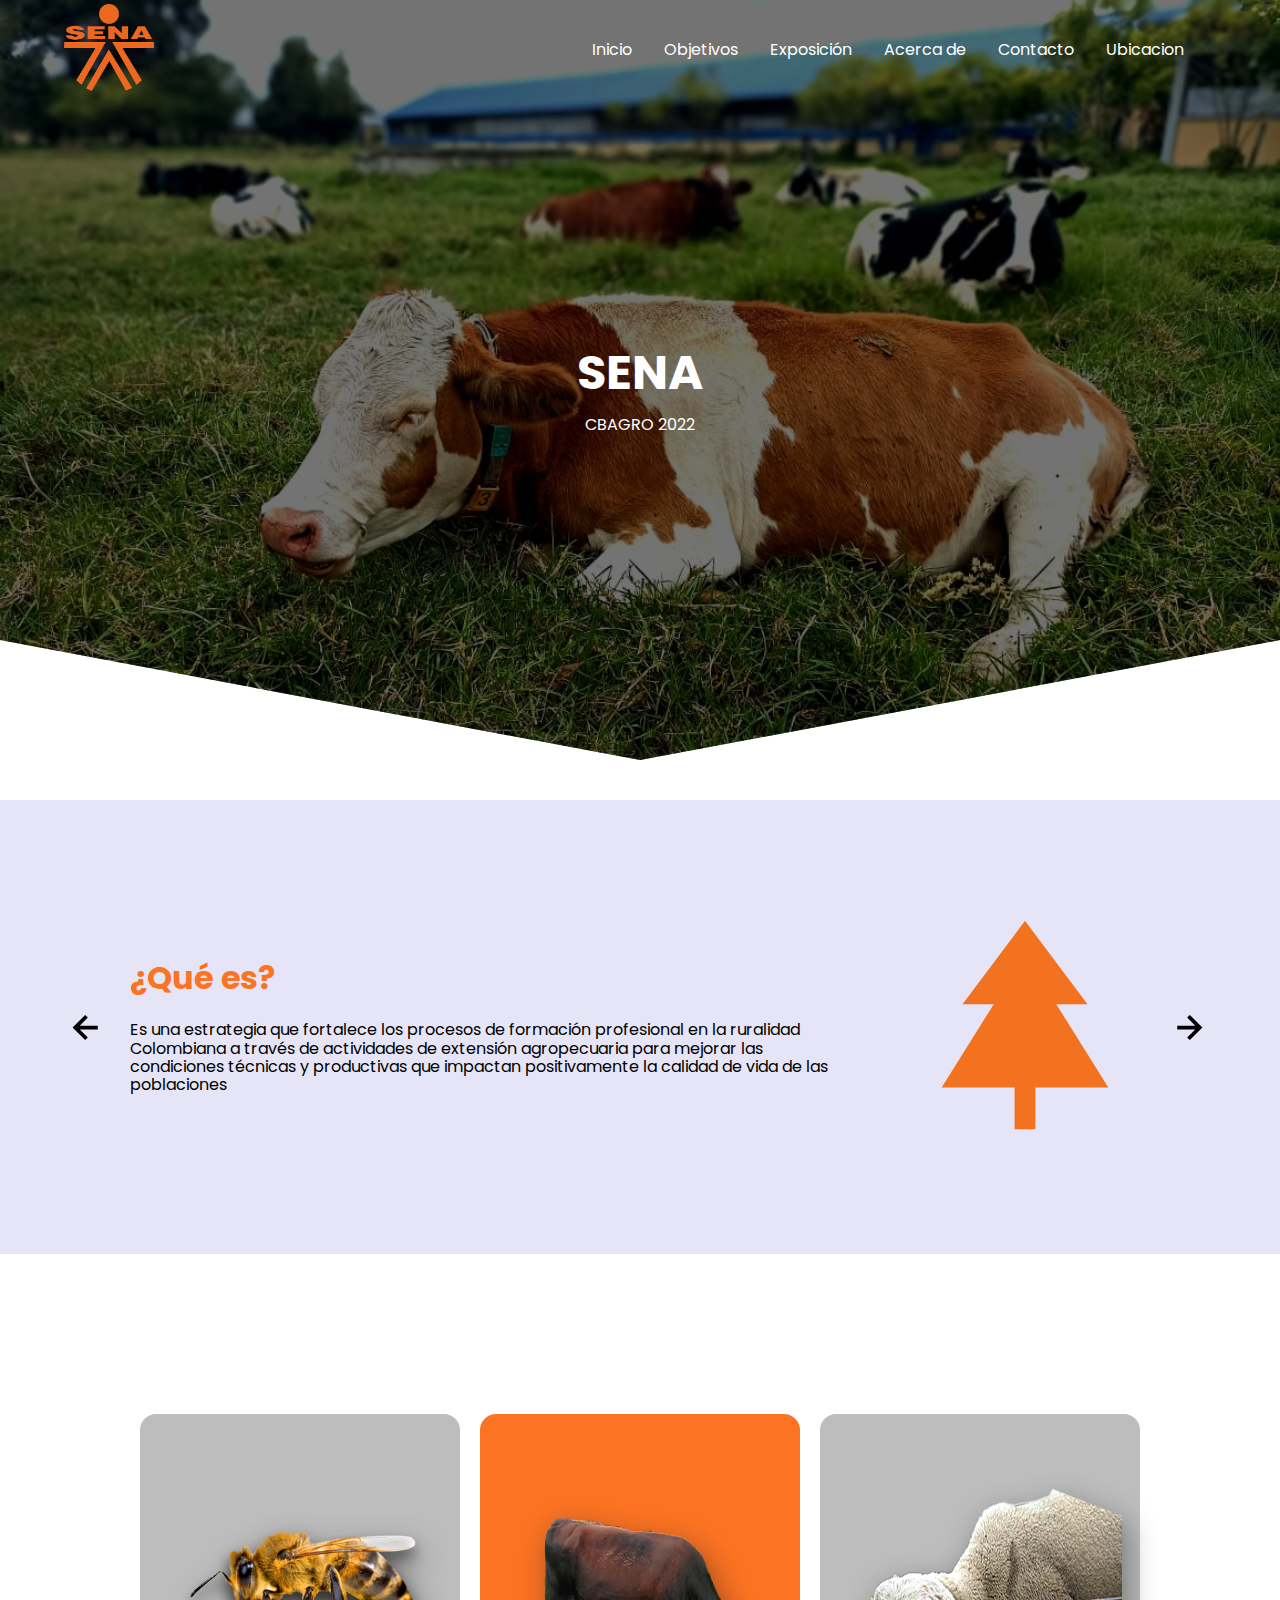
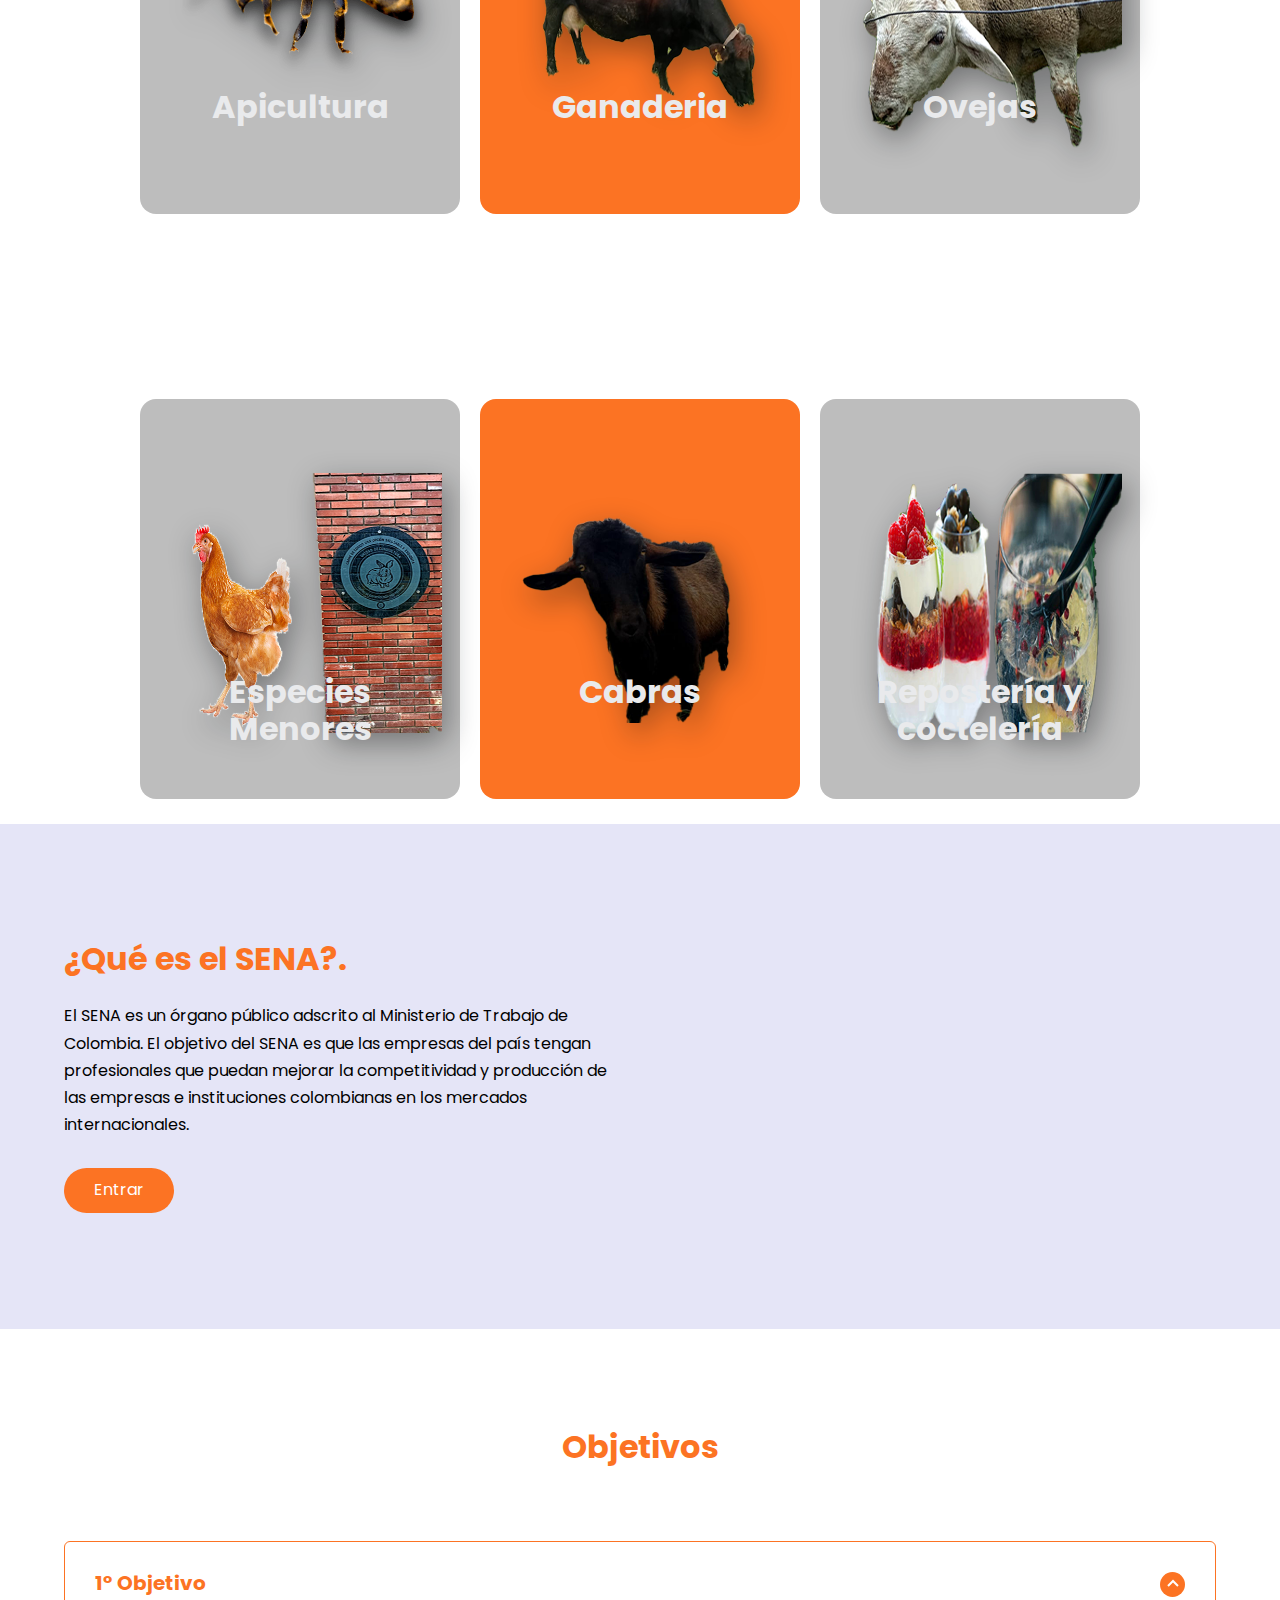
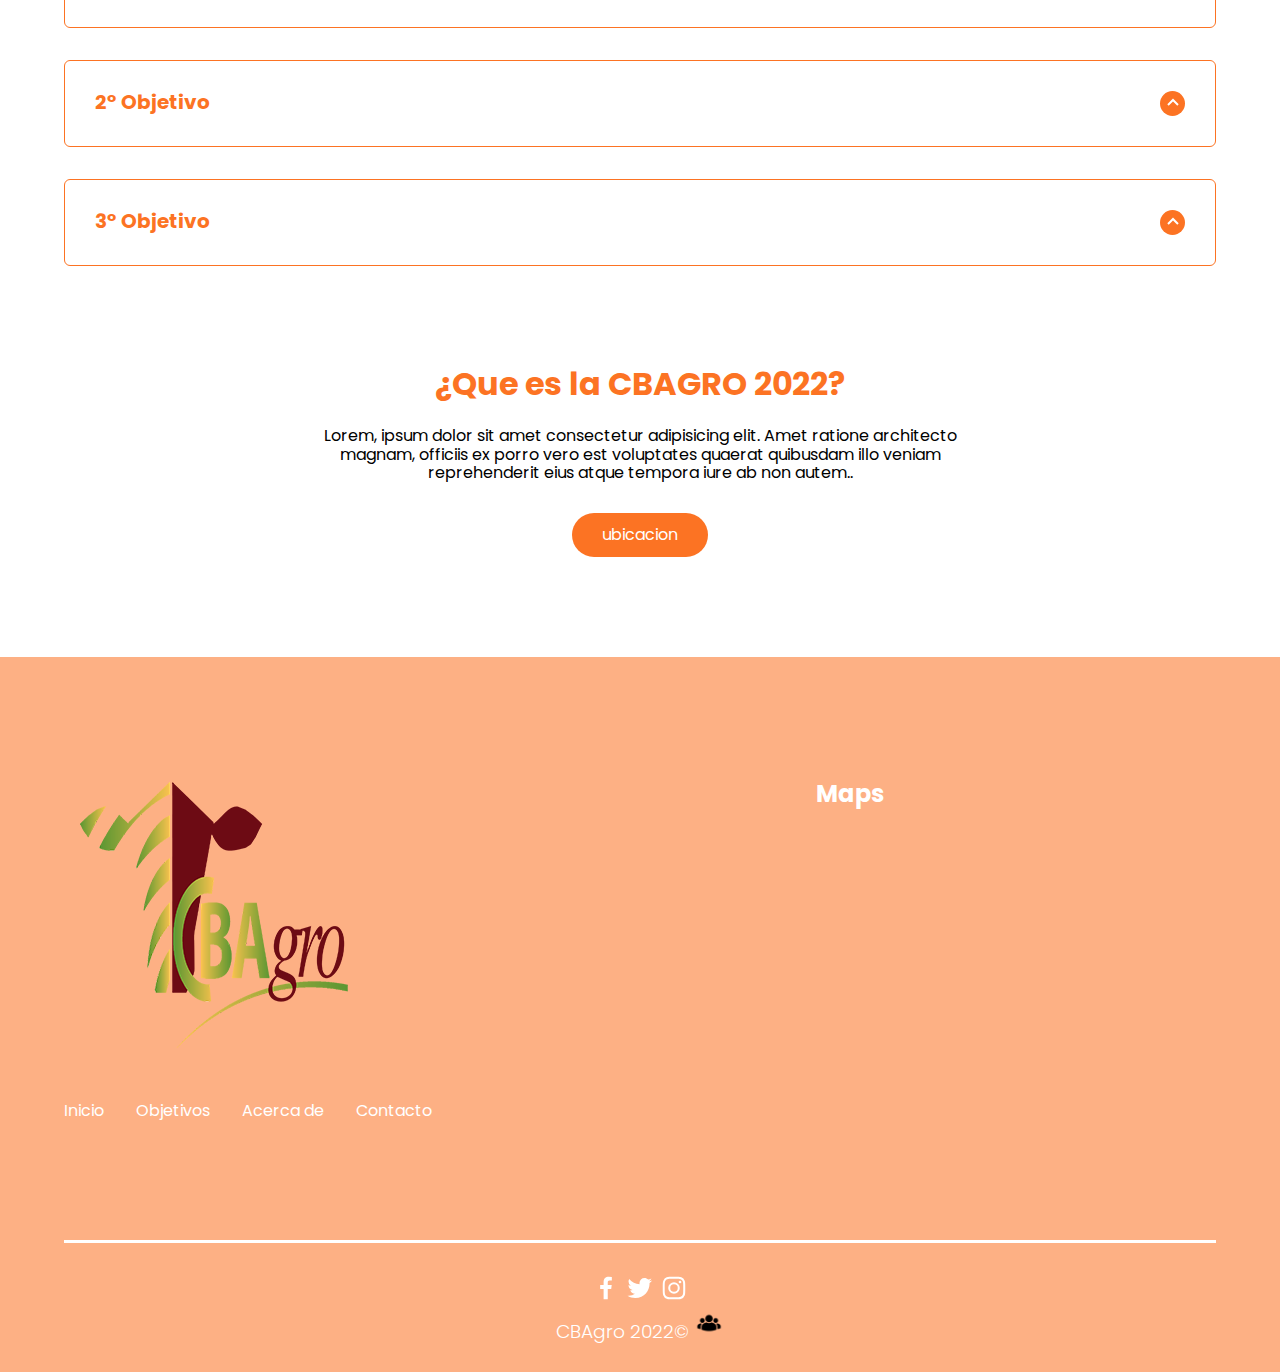
<file: index.html>
<!DOCTYPE html>
<html lang="es">

<head>
    <meta charset="UTF-8">
    <meta http-equiv="X-UA-Compatible" content="IE=edge">
    <meta name="viewport" content="width=device-width, initial-scale=1.0">
    <title>CBAgro</title>
    <link href="https://cdn.jsdelivr.net/npm/bootstrap@5.1.3/dist/css/bootstrap.min.css" rel="stylesheet"
        integrity="sha384-1BmE4kWBq78iYhFldvKuhfTAU6auU8tT94WrHftjDbrCEXSU1oBoqyl2QvZ6jIW3" crossorigin="anonymous">
    <link rel="shortcut icon" href="img/CBAGRO.png" type="image/x-icon">
    <link rel="stylesheet" href="css/normalize.css">
    <link rel="stylesheet" href="css/estilos.css">
    <link rel="stylesheet" href="css/Main.css">
    <meta name="theme-color" content="#2091F9">
</head>

<body>
    <section id="inicio">
        <header class="hero">
            <nav class="nav container">
                <div class="nav__logo">
                    <img src="img/sena.png" alt="" width="90PX" height="90PX">
                </div>
                <ul class="nav__link nav__link--menu">
                    <li class="nav__items">
                        <a href="#inicio" class="nav__links">Inicio</a>
                    </li>
                    <li class="nav__items">
                        <a href="#objetivos" class="nav__links">Objetivos</a>
                    </li>
                    <li class="nav__items">
                        <a href="#Exposición" class="nav__links">Exposición</a>
                    </li>
                    <li class="nav__items">
                        <a href="#Acerca de" class="nav__links">Acerca de</a>
                    </li>
                    <li class="nav__items">
                        <a href="#contacto" class="nav__links">Contacto</a>
                    </li>
                    <li class="nav__items">
                        <a href="#ubicacion" class="nav__links">Ubicacion</a>
                    </li>
                    <li class="nav__items">
                        <a href="#" class="nav__links"> </a>
                    </li>
                    <img src="img/close.svg" class="nav__close">
                </ul>
                <div class="nav__menu">
                    <img src="img/menu.svg" class="nav__img">
                </div>
            </nav>
            <section class="hero__container container">
                <h1 class="hero__title">SENA</h1>
                <p class="hero__paragraph">CBAGRO 2022 </p>

            </section>
        </header>
    </section>
    <main>

            <section class="clientes contenedor">
                <section class="testimony">
                    <div class="testimony__container container">
                        <img src="./img/leftarrow.svg" class="testimony__arrow" id="before">

                        <section class="testimony__body testimony__body--show" data-id="1">
                            <div class="testimony__texts">
                                <h2 class="subtitle">¿Qué es? </h2>
                                <p class="testimony__review">Es una estrategia que fortalece los procesos de formación profesional en
                                    la ruralidad Colombiana a través de actividades de extensión agropecuaria para mejorar las
                                    condiciones técnicas y productivas que impactan positivamente la calidad de vida de las
                                    poblaciones</p>
                            </div>

                            <figure class="testimony__picture">
                                <img src="img/shapes.svg" class="testimony__img">
                            </figure>
                        </section>

                        <section class="testimony__body" data-id="2">
                            <div class="testimony__texts">
                                <h2 class="subtitle">¿Con qué fin lo hace? </h2>
                                <p class="testimony__review">Responder al desarrollo social y técnico de las familias productoras del
                                    campo Colombiano para mejorar la empleabilidad, asegurar la permanencia de los jóvenes en el
                                    campo y a su vez el intercambio generacional, incrementar el ingreso familiar, fortalecer el
                                    proceso formativo por medio de las metodologías de extensión agropecuaria en el marco del
                                    desarrollo sostenible.</p>
                            </div>

                            <figure class="testimony__picture">
                                <img src="img/paint.svg" class="testimony__img">
                            </figure>
                        </section>

                        <section class="testimony__body" data-id="3">
                            <div class="testimony__texts">
                                <h2 class="subtitle">¿Cómo trabaja la estrategia?. </h2>
                                <p class="testimony__review">La ley 1876 de 2017 en la cual se establece el Sistema Nacional de
                                    Innovación Agropecuaria - SNIA, habilita al SENA para participar en dos subsistemas: Subsistema
                                    Nacional de Extensión Agropecuaria y en el Subsistema Nacional de Formación y Capacitación para
                                    la Innovación Agropecuaria. Espacios que facilitan la interacción entre actores del sector
                                    agropecuario a nivel nacional con el fin de incrementar la pertinencia de los programas y
                                    proyectos institucionales para las comunidades.</p>
                            </div>

                            <figure class="testimony__picture">
                                <img src="img/code.svg" class="testimony__img">
                            </figure>
                        </section>



                        <img src="./img/rightarrow.svg" class="testimony__arrow" id="next">
                    </div>
                </section>





            </section>
        </section>
        <div id="carouselExampleIndicators" class="carousel slide" data-bs-ride="carousel">


            <section id="Exposición">
                <div class="card">
                    <div id="cards1">
                        <div id="card" clas>
                            <img id="card_img" src="img/api.png" alt="" />
                            <div id="card_content">
                                <div id="card_data">
                                    <h1 id="card_titl2"> Apicultura </h1>

                                    <p id="card_description">
                                        los animales pueden moverse libremente. </p>
                                    <a href="./Paginas/Apicultura.html" id="card_button">MAs información</a>
                                </div>
                            </div>
                        </div>

                        <div id="card2" clas>
                            <img id="card_img2" src="img/ganado.png" alt="" />
                            <div id="card_content2">
                                <div id="card_data2">
                                    <h1 id="card_titl2"> Ganaderia</h1>

                                    <p id="card_description2">
                                        los animales pueden moverse libremente. </p>
                                    <a href="./Paginas/Ganaderia.html" id="card_button2">Mas información</a>
                                </div>
                            </div>
                        </div>

                        <div id="card" clas>
                            <img id="card_img" src="img/oveja.png" alt="" />
                            <div id="card_content">
                                <div id="card_data">
                                    <h1 id="card_titl2">Ovejas</h1>

                                    <p id="card_description">
                                        los animales pueden moverse libremente. </p>
                                    <a href="./Paginas/Ovejas.html" id="card_button">Mas información</a>
                                </div>
                            </div>
                        </div>
                    </div>

                    <div id="cards2">
                        <div id="card" clas>
                            <img id="card_img" src="img/EPECIES.png" alt="" />
                            <div id="card_content">
                                <div id="card_data">
                                    <h1 id="card_titl2">Especies Menores </h1>

                                    <p id="card_description">
                                        los animales pueden moverse libremente. </p>
                                    <a href="./Paginas/Especies Menores.html" id="card_button">Mas información</a>
                                </div>
                            </div>
                        </div>

                        <div id="card2" clas>
                            <img id="card_img2" src="img/cabra.png" alt="" />
                            <div id="card_content2">
                                <div id="card_data2">
                                    <h1 id="card_titl2">Cabras</h1>

                                    <p id="card_description2">
                                        los animales pueden moverse libremente. </p>
                                    <a href="./Paginas/Capicultura.html" id="card_button2">Mas información</a>
                                </div>
                            </div>
                        </div>

                        <div id="card" clas>
                            <img id="card_img" src="img/PASCOC.png" alt="" />
                            <div id="card_content">
                                <div id="card_data">
                                    <h1 id="card_titl2">Repostería y coctelería</h1>

                                    <p id="card_description">
                                        los animales pueden moverse libremente. </p>
                                    <a href="./Paginas/Postres.html" id="card_button">Mas información</a>
                                </div>
                            </div>
                        </div>
                    </div>
                   
                </div>




            </section>

            <section class="knowledge">
                <div class="knowledge__container container">
                    <div class="knowledege__texts">
                        <h2 class="subtitle">¿Qué es el SENA?.</h2>
                        <p class="knowledge__paragraph">El SENA es un órgano público adscrito al Ministerio de Trabajo
                            de
                            Colombia. El objetivo del SENA es que las empresas del país tengan profesionales que puedan
                            mejorar la competitividad y producción de las empresas e instituciones colombianas en los
                            mercados internacionales.</p>
                        <a href="https://www.sena.edu.co/es-co/Paginas/default.aspx" class="cta">Entrar </a>
                    </div>

                    <figure class="knowledge__picture">
                        <iframe
                            src="https://www.google.com/maps/embed?pb=!4v1662292966678!6m8!1m7!1sCAoSLEFGMVFpcFBDUUxXS3VaLWNEdXJxX3k5MHJDUVdKUVY2Z0hwQzRTel91SXlj!2m2!1d4.693732367154322!2d-74.21796941547197!3f209.23831538074506!4f-7.9449173106783775!5f0.7820865974627469"
                            width="400" height="300" style="border:0;" allowfullscreen="" loading="lazy"
                            referrerpolicy="no-referrer-when-downgrade"></iframe>
                    </figure>
                </div>
            </section>
            <section id="objetivos">



                <section id="objetivos">
                    <section class="questions container">
                        <h2 class="subtitle">Objetivos</h2>
                        <p class="questions__paragraph"></p>

                        <section class="questions__container" id="odjetivos">
                            <article class="questions__padding">
                                <div class="questions__answer">
                                    <h3 class="questions__title">1° Objetivo
                                        <span class="questions__arrow">
                                            <img src="img/arrow.svg" class="questions__img">
                                        </span>
                                    </h3>
                                    <p class="questions__show">Posicionar al CBA en la region, ya que muchas empresas,
                                        segmentos poblacionales y publicos de interes no tienen conocimiento claro de
                                        las
                                        especialidades tecnicas, tecnologicas y diversidades de programas que tiene el
                                        centro.</p>
                                </div>
                            </article>

                            <article class="questions__padding">
                                <div class="questions__answer">
                                    <h3 class="questions__title">2° Objetivo
                                        <span class="questions__arrow">
                                            <img src="img/arrow.svg" class="questions__img">
                                        </span>
                                    </h3>

                                    <p class="questions__show">Contribuir al aumento de personas inscritas a los
                                        programas
                                        agricolas.</p>
                                </div>
                            </article>

                            <article class="questions__padding">
                                <div class="questions__answer">
                                    <h3 class="questions__title">3° Objetivo
                                        <span class="questions__arrow">
                                            <img src="img/arrow.svg" class="questions__img">
                                        </span>
                                    </h3>

                                    <p class="questions__show">Lorem ipsum, dolor sit amet consectetur adipisicing elit.
                                        Quos facere, quidem eum id excepturi assumenda explicabo nam accusamus veritatis
                                        voluptates eveniet adipisci, dicta nihil nemo modi possimus officiis quam atque?
                                        Lorem ipsum, dolor sit amet consectetur adipisicing elit. Quos facere, quidem
                                        eum id
                                        excepturi assumenda explicabo nam accusamus veritatis voluptates eveniet
                                        adipisci,
                                        dicta nihil nemo modi possimus officiis quam atque?</p>
                                </div>
                            </article>
                        </section>

                        <section class="questions__offer" id="Acerca de">
                            <h2 class="subtitle">¿Que es la CBAGRO 2022?</h2>
                            <p class="questions__copy">Lorem, ipsum dolor sit amet consectetur adipisicing elit. Amet
                                ratione architecto magnam, officiis ex porro vero est voluptates quaerat quibusdam illo
                                veniam reprehenderit eius atque tempora iure ab non autem..</p>
                            <a href="#ubicacion" class="cta">ubicacion</a>
                        </section>
                    </section>
                </section>

            </section>
    </main>

    <footer class="footer">
        <section class="footer__container container">
            <nav class="nav nav--footer">
                <h2 class="footer__title"> <img src="img/CBAGRO.png" alt=""></h2>

                <ul class="nav__link nav__link--footer">
                    <li class="nav__items">
                        <a href="#inicio" class="nav__links">Inicio</a>
                    </li>
                    <li class="nav__items">
                        <a href="#objetivos" class="nav__links">Objetivos</a>
                    </li>
                    <li class="nav__items">
                        <a href="#Acerca de" class="nav__links">Acerca de</a>
                    </li>
                    <li class="nav__items">
                        <a href="#contacto" class="nav__links">Contacto</a>
                    </li>

                </ul>
            </nav>

            <form class="footer__form" action="https://formspree.io/f/mknkkrkj" method="POST">
                <h2 class="footer__newsletter">Maps</h2>
                <div class="footer__inputs">
                    <iframe
                        src="https://www.google.com/maps/embed?pb=!1m18!1m12!1m3!1d3976.426607447238!2d-74.21781468523763!3d4.695703696589285!2m3!1f0!2f0!3f0!3m2!1i1024!2i768!4f13.1!3m3!1m2!1s0x8e3f9d58cf6e291b%3A0x8946ec678fcf04b4!2sSENA%20Mosquera%20-%20Centro%20de%20Biotecnolog%C3%ADa%20Agropecuaria%20(CBA)!5e0!3m2!1ses!2sco!4v1662243129723!5m2!1ses!2sco"
                        width="400" height="300" style="border:0;" allowfullscreen="" loading="lazy"
                        referrerpolicy="no-referrer-when-downgrade" id="ubicacion">
                    </iframe>
                </div>
            </form>
        </section>

        <section class="footer__copy container" id="contacto">
            <div class="footer__social">
                <a href="https://www.facebook.com/SENAMosqueraOficial/" class="footer__icons"><img
                        src="img/facebook.svg" class="footer__img"></a>
                <a href="https://mobile.twitter.com/SENAComunica" class="footer__icons"><img src="img/twitter.svg"
                        class="footer__img"></a>
                <a href="https://www.instagram.com/senacundinamarca/?hl=es" class="footer__icons"><img
                        src="img/Instagram.svg" class="footer__img"></a>
            </div>

            <h3 class="footer__copyright"> CBAgro 2022&copy; <a href="./Paginas/creadores de la pagina.html"
                    class="footer__icons"><img src="img/grupo.png" class="footer__img"></a></h3>
        </section>
    </footer>
    <script src="https://cdn.jsdelivr.net/npm/bootstrap@5.1.3/dist/js/bootstrap.bundle.min.js"
        integrity="sha384-ka7Sk0Gln4gmtz2MlQnikT1wXgYsOg+OMhuP+IlRH9sENBO0LRn5q+8nbTov4+1p"
        crossorigin="anonymous"></script>
    <script src="js/slider.js"></script>
    <script src="js/questions.js"></script>
    <script src="js/menu.js"></script>
</body>

</html>
</file>
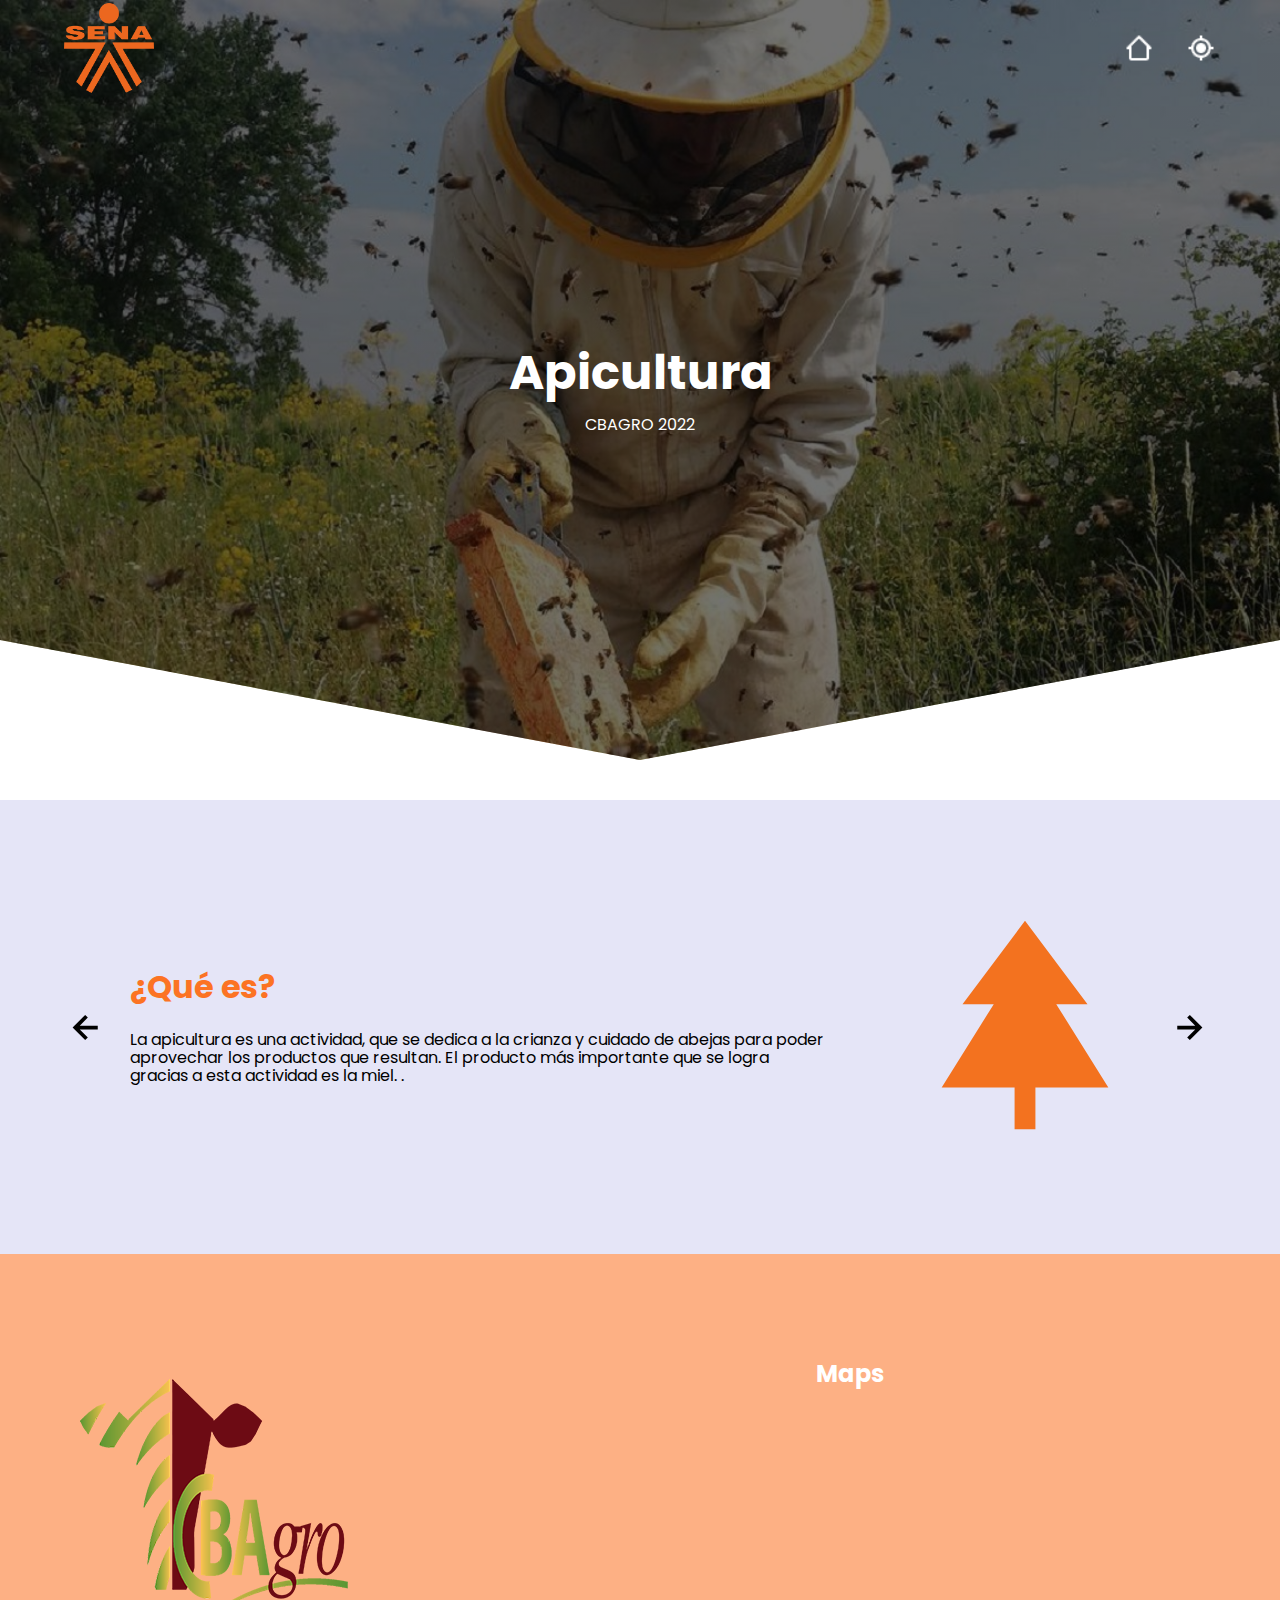
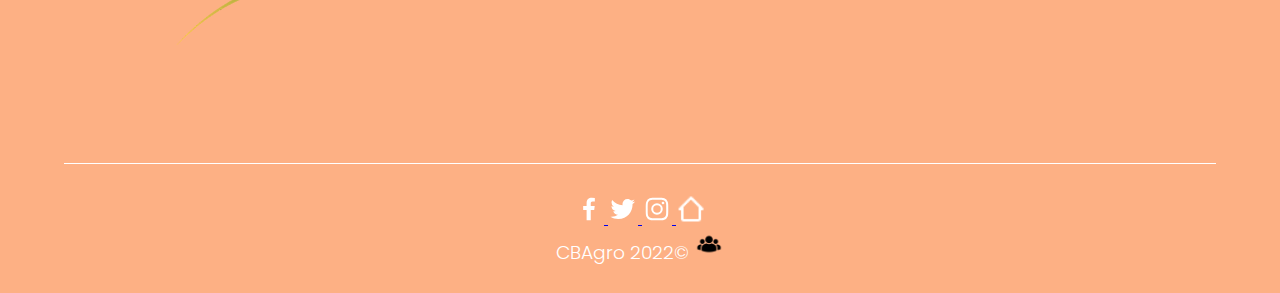
<file: Paginas/Apicultura.html>
<!DOCTYPE html>
<html lang="es">

<head>
    <meta charset="UTF-8">
    <meta http-equiv="X-UA-Compatible" content="IE=edge">
    <meta name="viewport" content="width=device-width, initial-scale=1.0">
    <title>SENA</title>
    <link href="https://cdn.jsdelivr.net/npm/bootstrap@5.1.3/dist/css/bootstrap.min.css" rel="stylesheet"
        integrity="sha384-1BmE4kWBq78iYhFldvKuhfTAU6auU8tT94WrHftjDbrCEXSU1oBoqyl2QvZ6jIW3" crossorigin="anonymous">
    <link rel="shortcut icon" href="../img/CBAGRO.png" type="image/x-icon">
    <link rel="stylesheet" href="../css/normalize.css">
    <link rel="stylesheet" href="../css/Apicultura.css">
    <link rel="stylesheet" href="../css/Main.css.map">
    <meta name="theme-color" content="#2091F9">
</head>

<body>
    <section id="inicio">
        <header class="hero">
            <nav class="nav container">
                <div class="nav__logo">
                    <img src="../img/sena.png" alt="" width="90PX" height="90PX">
                </div>
                <ul class="nav__link nav__link--menu">
                    <li class="nav__items">
                        <a href="../index.html" class="nav__links">
                            <img src="../img/casa.png" class="footer__img">
                        </a>
                    </li>
                    <li class="nav__items">
                        <a href="#ubicacion" class="nav__links">
                            <img src="../img/ubicacion.png" class="footer__img">
                        </a>
                    </li>



                    <img src="../img/close.svg" class="nav__close">
                </ul>
                <div class="nav__menu">
                    <img src="../img/menu.svg" class="nav__img">
                </div>
            </nav>
            <section class="hero__container container">
                <h1 class="hero__title">Apicultura</h1>
                <p class="hero__paragraph">CBAGRO 2022 </p>

            </section>
        </header>
    </section>
    <main>
        
        <section class="testimony">
            <div class="testimony__container container">
                <img src="../img/leftarrow.svg" class="testimony__arrow" id="before">

                <section class="testimony__body testimony__body--show" data-id="1">
                    <div class="testimony__texts">
                        <h2 class="subtitle">¿Qué es? </h2>
                        <p class="about__paragrah"> La apicultura es una actividad, que se dedica a la crianza y cuidado de
                            abejas para poder aprovechar los productos que resultan. El producto más importante que se logra
                            gracias a esta actividad es la miel.
                            .
                        </p>
                    </div>

                    <figure class="testimony__picture">
                        <img src="../img/shapes.svg" class="testimony__img">
                    </figure>
                </section>

                <section class="testimony__body" data-id="2">
                    <div class="testimony__texts">
                        <h2 class="subtitle">¿Para que sirve? </h2>
                        <p class="about__paragrah">Las obreras producen miel, jalea real y cera durante todo el año, así como
                            el alimento para la colmena. Una vez que las abejas terminan el proceso que tarda alrededor de
                            tres semanas, los apicultores recolectan la miel y la jalea para así poder obtener otros
                            productos, a través de esta se obtienen productos como miel, jalea real, propoleo, cera y polen.
                        </p>
                    </div>

                    <figure class="testimony__picture">
                        <img src="../img/paint.svg" class="testimony__img">
                    </figure>
                </section>

                <section class="testimony__body" data-id="3">
                    <div class="testimony__texts">
                        <h2 class="subtitle">¿Para que utiliza el SENA la  apicultura?. </h2>
                        <p class="testimony__review">La ley 1876 de 2017 en la cual se establece el Sistema Nacional de
                            Innovación Agropecuaria - SNIA, habilita al SENA para participar en dos subsistemas: Subsistema
                            Nacional de Extensión Agropecuaria y en el Subsistema Nacional de Formación y Capacitación para
                            la Innovación Agropecuaria. Espacios que facilitan la interacción entre actores del sector
                            agropecuario a nivel nacional con el fin de incrementar la pertinencia de los programas y
                            proyectos institucionales para las comunidades.</p>
                    </div>

                    <figure class="testimony__picture">
                        <img src="../img/code.svg" class="testimony__img">
                    </figure>
                </section>



                <img src="../img/rightarrow.svg" class="testimony__arrow" id="next">
            </div>
        </section>

       




        <footer class="footer">
            <section class="footer__container container">
                <nav class="nav nav--footer">
                    <h2 class="footer__title"> <img src="../img/CBAGRO.png" alt=""></h2>


                </nav>

                <form class="footer__form" action="https://formspree.io/f/mknkkrkj" method="POST">
                    <h2 class="footer__newsletter">Maps</h2>
                    <div class="footer__inputs">
                        <iframe
                            src="https://www.google.com/maps/embed?pb=!1m18!1m12!1m3!1d3976.426607447238!2d-74.21781468523763!3d4.695703696589285!2m3!1f0!2f0!3f0!3m2!1i1024!2i768!4f13.1!3m3!1m2!1s0x8e3f9d58cf6e291b%3A0x8946ec678fcf04b4!2sSENA%20Mosquera%20-%20Centro%20de%20Biotecnolog%C3%ADa%20Agropecuaria%20(CBA)!5e0!3m2!1ses!2sco!4v1662243129723!5m2!1ses!2sco"
                            width="400" height="300" style="border:0;" allowfullscreen="" loading="lazy"
                            referrerpolicy="no-referrer-when-downgrade" id="ubicacion">
                        </iframe>
                    </div>
                </form>
            </section>

            <section class="footer__copy container" id="contacto">
                <div class="footer__social">
                    <a href="https://www.facebook.com/SENAMosqueraOficial/" class="footer__icons"><img
                            src="../img/facebook.svg" class="footer__img">
                    </a>
                    <a href="https://mobile.twitter.com/SENAComunica" class="footer__icons"><img
                            src="../img/twitter.svg" class="footer__img">
                    </a>
                    <a href="https://www.instagram.com/senacundinamarca/?hl=es" class="footer__icons"><img
                            src="../img/Instagram.svg" class="footer__img">
                    </a>

                    <a href="../index.html" class="nav__links">
                        <img src="../img/casa.png" class="footer__img">
                    </a>


                </div>

                <h3 class="footer__copyright">CBAgro 2022&copy; <a href="./creadores de la pagina.html" class="footer__icons"><img
                    src="../img/grupo.png" class="footer__img"></a></h3>
            </section>
        </footer>
        <script src="https://cdn.jsdelivr.net/npm/bootstrap@5.1.3/dist/js/bootstrap.bundle.min.js"
            integrity="sha384-ka7Sk0Gln4gmtz2MlQnikT1wXgYsOg+OMhuP+IlRH9sENBO0LRn5q+8nbTov4+1p"
            crossorigin="anonymous"></script>
        <script src="../js/slider.js"></script>
        <script src="../js/questions.js"></script>
        <script src="../js/menu.js"></script>
</body>

</html>
</file>
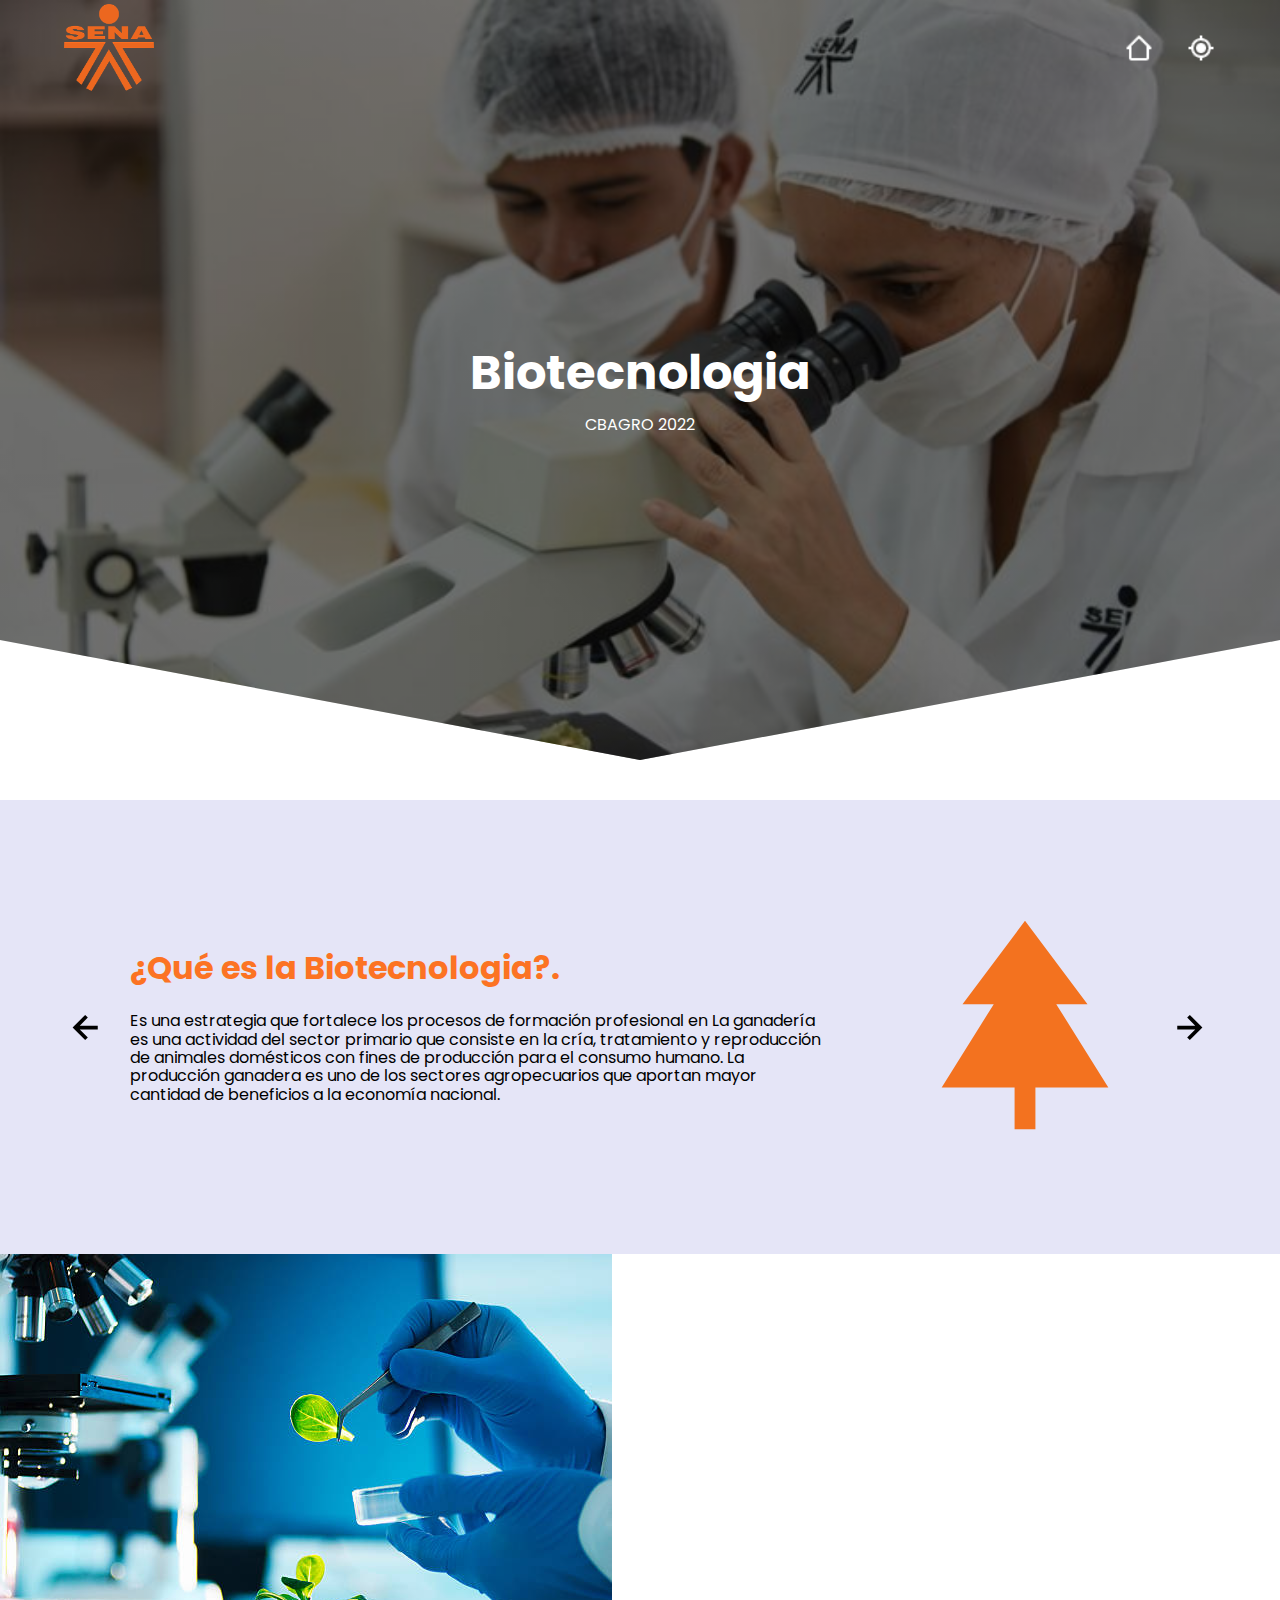
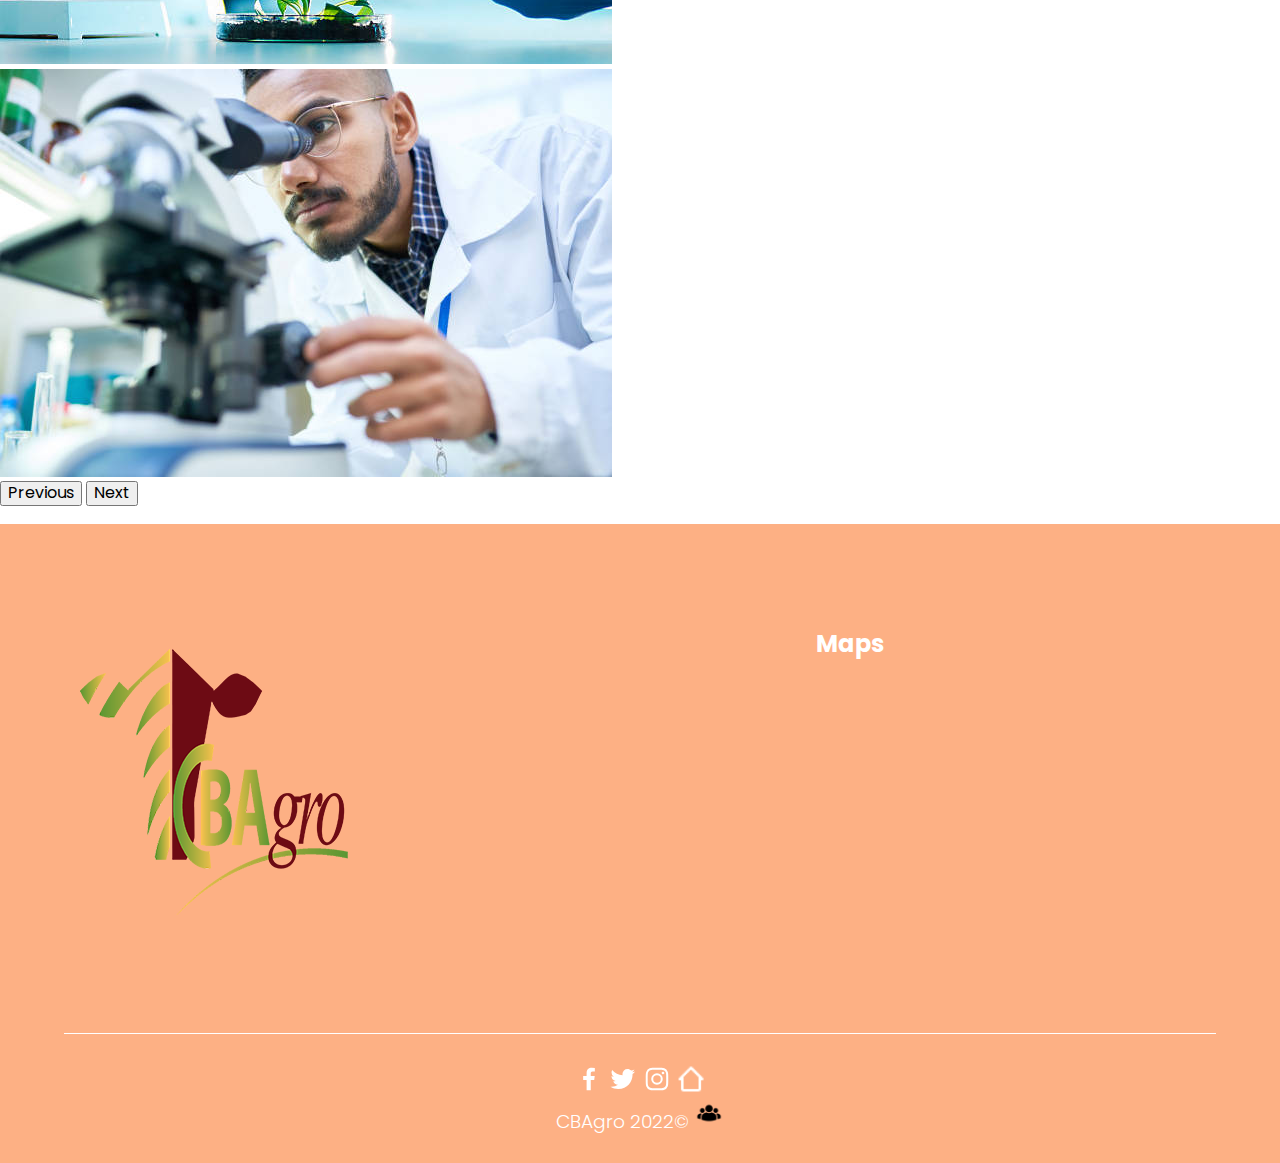
<file: Paginas/Biotecnologia.html>
<!DOCTYPE html>
<html lang="es">

<head>
    <meta charset="UTF-8">
    <meta http-equiv="X-UA-Compatible" content="IE=edge">
    <meta name="viewport" content="width=device-width, initial-scale=1.0">
    <title>SENA</title>
    <link href="https://cdn.jsdelivr.net/npm/bootstrap@5.1.3/dist/css/bootstrap.min.css" rel="stylesheet"
        integrity="sha384-1BmE4kWBq78iYhFldvKuhfTAU6auU8tT94WrHftjDbrCEXSU1oBoqyl2QvZ6jIW3" crossorigin="anonymous">
    <link rel="shortcut icon" href="../img/CBAGRO.png" type="image/x-icon">
    <link rel="stylesheet" href="../css/normalize.css">
    <link rel="stylesheet" href="../css/biotecnologia.css">
    <link rel="stylesheet" href="../css/Main.css">
    <meta name="theme-color" content="#2091F9">
</head>

<body>
    <section id="inicio">
        <header class="hero">
            <nav class="nav container">
                <div class="nav__logo">
                    <img src="../img/sena.png" alt="" width="90PX" height="90PX">
                </div>
                <ul class="nav__link nav__link--menu">
                    <li class="nav__items">
                        <a href="../index.html" class="nav__links">
                            <img src="../img/casa.png" class="footer__img">
                        </a>
                    </li>
                    <li class="nav__items">
                        <a href="#ubicacion" class="nav__links">
                            <img src="../img/ubicacion.png" class="footer__img">
                        </a>
                    </li>

                   

                    <img src="../img/close.svg" class="nav__close">
                </ul>
                <div class="nav__menu">
                    <img src="../img/menu.svg" class="nav__img">
                </div>
            </nav>
            <section class="hero__container container">
                <h1 class="hero__title">Biotecnologia</h1>
                <p class="hero__paragraph">CBAGRO 2022 </p>

            </section>
        </header>
    </section>
    <main>
        <section class="testimony">
            <div class="testimony__container container">
                <img src="../img/leftarrow.svg" class="testimony__arrow" id="before">

                <section class="testimony__body testimony__body--show" data-id="1">
                    <div class="testimony__texts">
                        <h2 class="subtitle">¿Qué es la Biotecnologia?. </h2>
                        <p class="testimony__review">Es una estrategia que fortalece los procesos de formación profesional en
                            La ganadería es una actividad del sector primario que consiste en la cría, tratamiento y
                            reproducción de animales domésticos con fines de producción para el consumo humano. La
                            producción ganadera es uno de los sectores agropecuarios que aportan mayor cantidad de
                            beneficios a la economía nacional.</p>
                    </div>

                    <figure class="testimony__picture">
                        <img src="../img/shapes.svg" class="testimony__img">
                    </figure>
                </section>

                <section class="testimony__body" data-id="2">
                    <div class="testimony__texts">
                        <h2 class="subtitle">¿Para qué sirve? </h2>
                        <p class="testimony__review">La ganadería es fundamental por sus bienes y servicios como la diversidad
                            de productos de carne, huevos, leche, queso, cuero, lana, miel, otras fibras y el uso de los
                            animales para el arado y transporte de carga. Al mismo tiempo, como componente esencial de la
                            agricultura mundial.</p>
                    </div>

                    <figure class="testimony__picture">
                        <img src="../img/paint.svg" class="testimony__img">
                    </figure>
                </section>

                <section class="testimony__body" data-id="3">
                    <div class="testimony__texts">
                        <h2 class="subtitle">¿Para que utiliza el SENA la Biotecnologia?. </h2>
                        <p class="testimony__review">El SENA trabaja para aportar al país temas como: la ganadería sostenible, el crecimiento social
                            con la activación de la cultura ganadera y el cuidado del medio ambiente buscando la
                            preservación de páramos, bosques y recursos naturales, por medio de estrategias de formación que
                            aporten a las actividades del campo, promoviendo la competitividad de las familias campesinas y
                            el ordeñar las vacas todos los dias para el consumo de la leche en centro (CBA), Para venderlas
                            a otras empresas.</p>
                    </div>

                    <figure class="testimony__picture">
                        <img src="../img/code.svg" class="testimony__img">
                    </figure>
                </section>



                <img src="../img/rightarrow.svg" class="testimony__arrow" id="next">
            </div>
        </section>
        </section>

        <div
        id="carouselExampleFade"
        class="carousel slide carousel-fade"
        data-bs-ride="carousel"
      >
        <div class="carousel-inner">
          <div class="carousel-item active">
            <img src="../img/biotec1.jpg" class="d-block w-100" alt="..." />
          </div>
          <div class="carousel-item">
            <img src="../img/biotec2.jpg" class="d-block w-100" alt="..." />
          </div>
        </div>
        <button
          class="carousel-control-prev"
          type="button"
          data-bs-target="#carouselExampleFade"
          data-bs-slide="prev"
        >
          <span class="carousel-control-prev-icon" aria-hidden="true"></span>
          <span class="visually-hidden">Previous</span>
        </button>
        <button
          class="carousel-control-next"
          type="button"
          data-bs-target="#carouselExampleFade"
          data-bs-slide="next"
        >
          <span class="carousel-control-next-icon" aria-hidden="true"></span>
          <span class="visually-hidden">Next</span>
        </button>
      </div>
      <br>


        <footer class="footer">
            <section class="footer__container container">
                <nav class="nav nav--footer">
                    <h2 class="footer__title"> <img src="../img/CBAGRO.png" alt=""></h2>

                   
                </nav>

                <form class="footer__form" action="https://formspree.io/f/mknkkrkj" method="POST">
                    <h2 class="footer__newsletter">Maps</h2>
                    <div class="footer__inputs">
                        <iframe
                            src="https://www.google.com/maps/embed?pb=!1m18!1m12!1m3!1d3976.426607447238!2d-74.21781468523763!3d4.695703696589285!2m3!1f0!2f0!3f0!3m2!1i1024!2i768!4f13.1!3m3!1m2!1s0x8e3f9d58cf6e291b%3A0x8946ec678fcf04b4!2sSENA%20Mosquera%20-%20Centro%20de%20Biotecnolog%C3%ADa%20Agropecuaria%20(CBA)!5e0!3m2!1ses!2sco!4v1662243129723!5m2!1ses!2sco"
                            width="400" height="300" style="border:0;" allowfullscreen="" loading="lazy"
                            referrerpolicy="no-referrer-when-downgrade" id="ubicacion">
                        </iframe>
                    </div>
                </form>
            </section>

            <section class="footer__copy container" id="contacto">
                <div class="footer__social">
                    <a href="https://www.facebook.com/SENAMosqueraOficial/" class="footer__icons"><img
                            src="../img/facebook.svg" class="footer__img">
                    </a>
                    <a href="https://mobile.twitter.com/SENAComunica" class="footer__icons"><img
                            src="../img/twitter.svg" class="footer__img">
                    </a>
                    <a href="https://www.instagram.com/senacundinamarca/?hl=es" class="footer__icons"><img
                            src="../img/Instagram.svg" class="footer__img">
                    </a>

                    <a href="../index.html" class="nav__links">
                        <img src="../img/casa.png" class="footer__img">
                    </a>

                    
                </div>

                <h3 class="footer__copyright">CBAgro 2022&copy; <a href="./creadores de la pagina.html" class="footer__icons"><img
                    src="../img/grupo.png" class="footer__img"></a></h3>
            </section>
        </footer>
        <script src="https://cdn.jsdelivr.net/npm/bootstrap@5.1.3/dist/js/bootstrap.bundle.min.js"
            integrity="sha384-ka7Sk0Gln4gmtz2MlQnikT1wXgYsOg+OMhuP+IlRH9sENBO0LRn5q+8nbTov4+1p"
            crossorigin="anonymous"></script>
        <script src="../js/slider.js"></script>
        <script src="../js/questions.js"></script>
        <script src="../js/menu.js"></script>
</body>

</html>
</file>
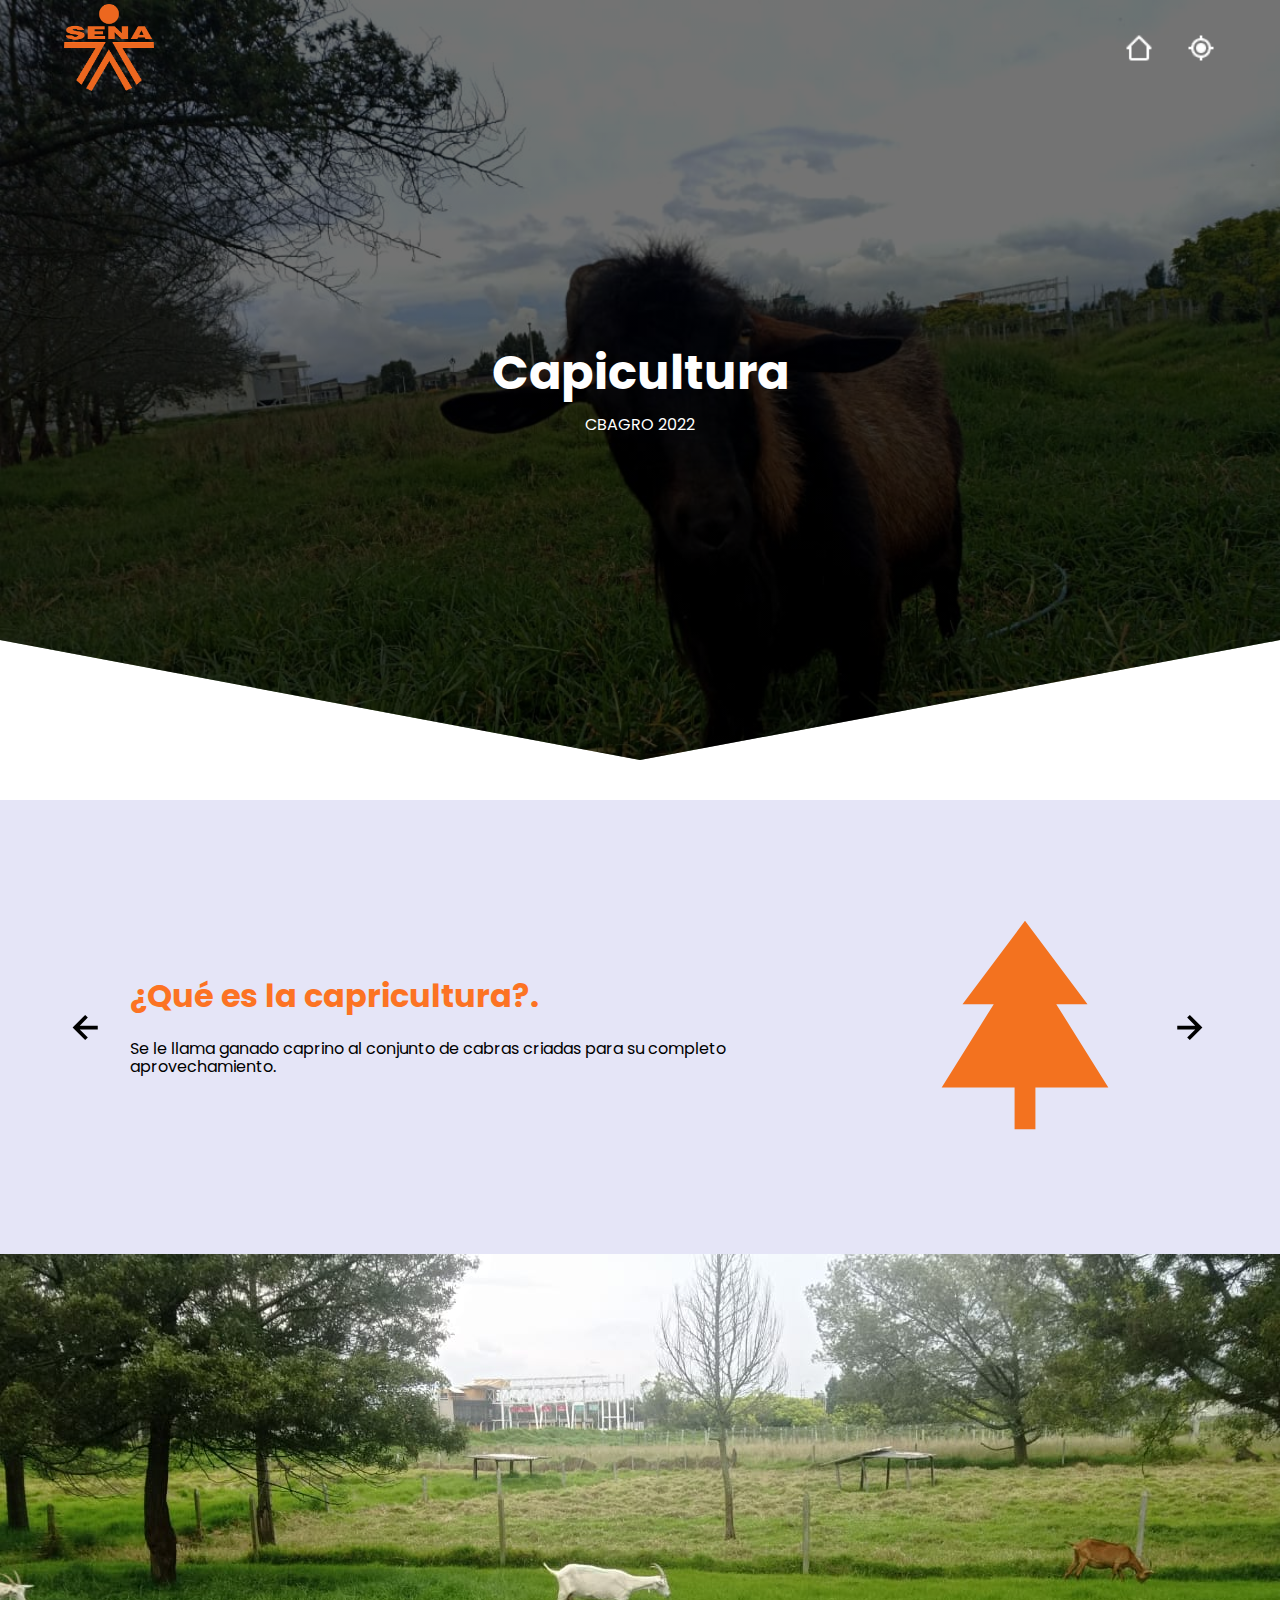
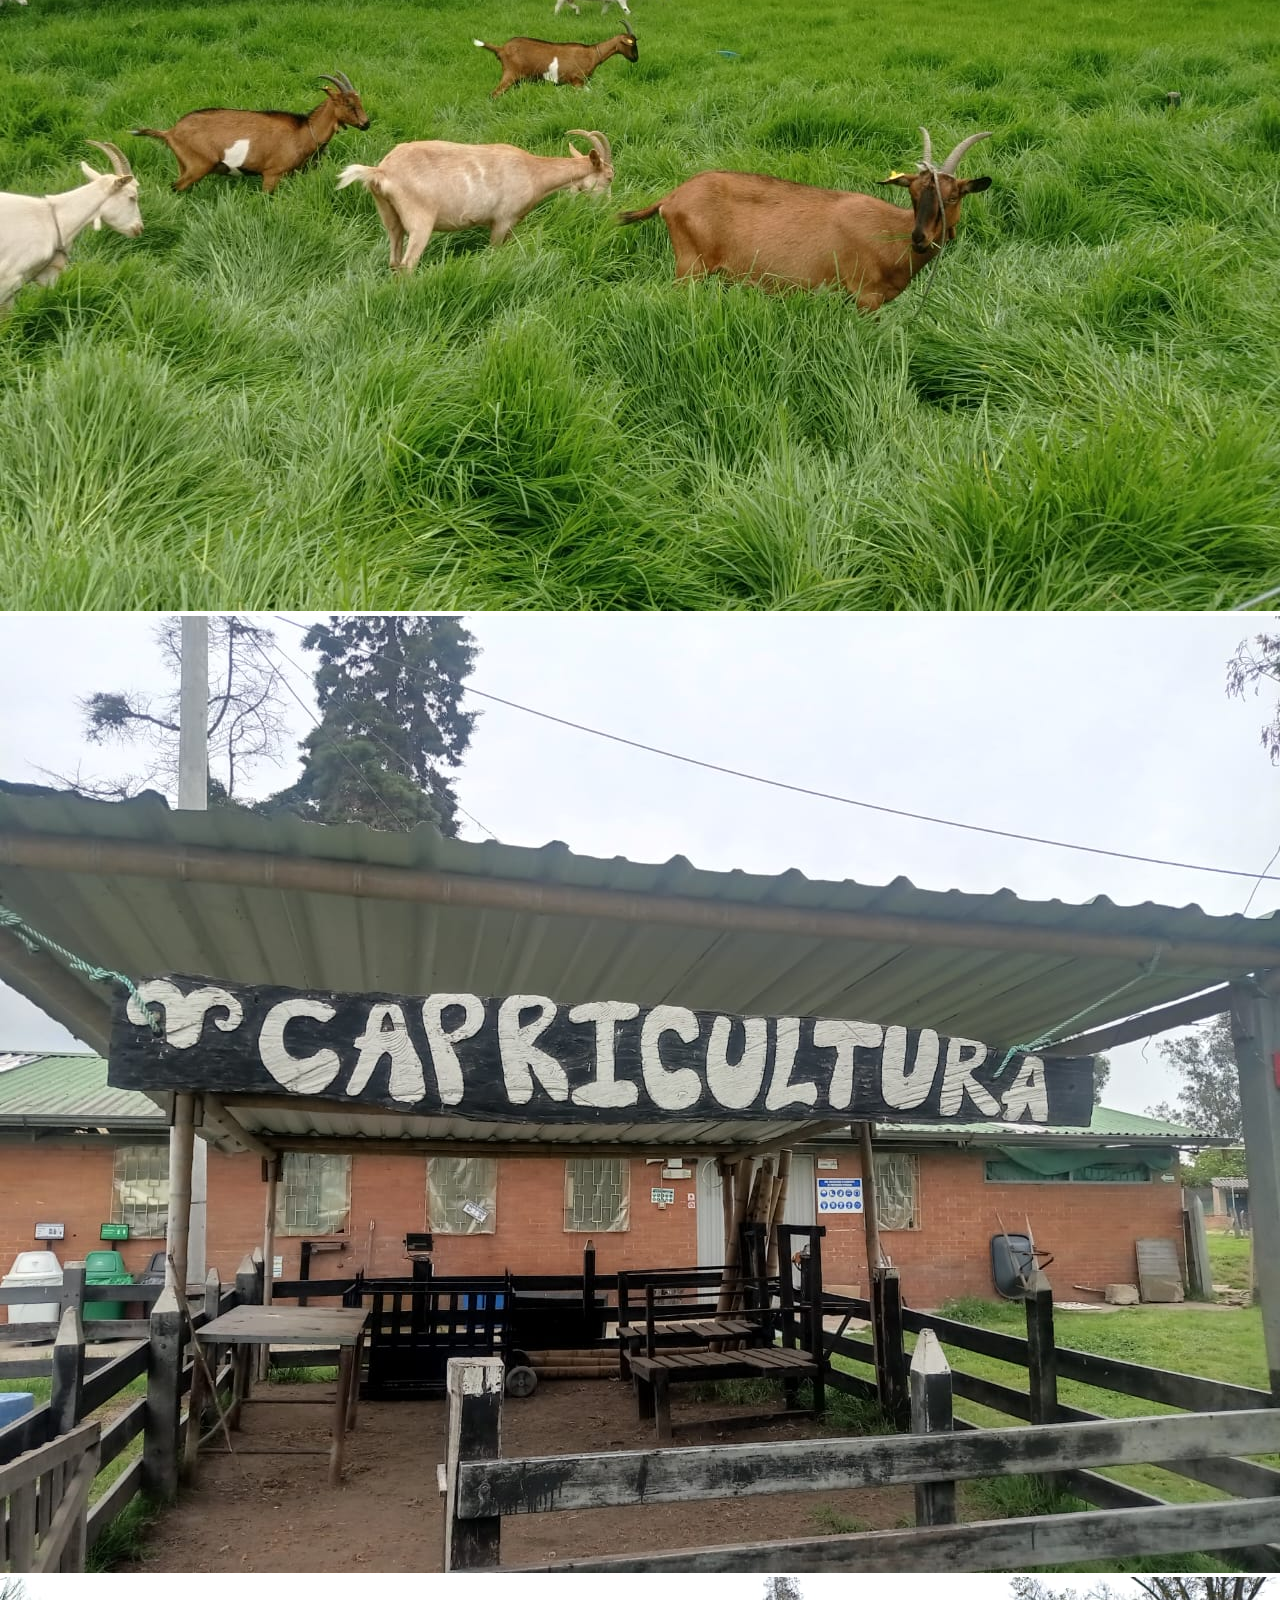
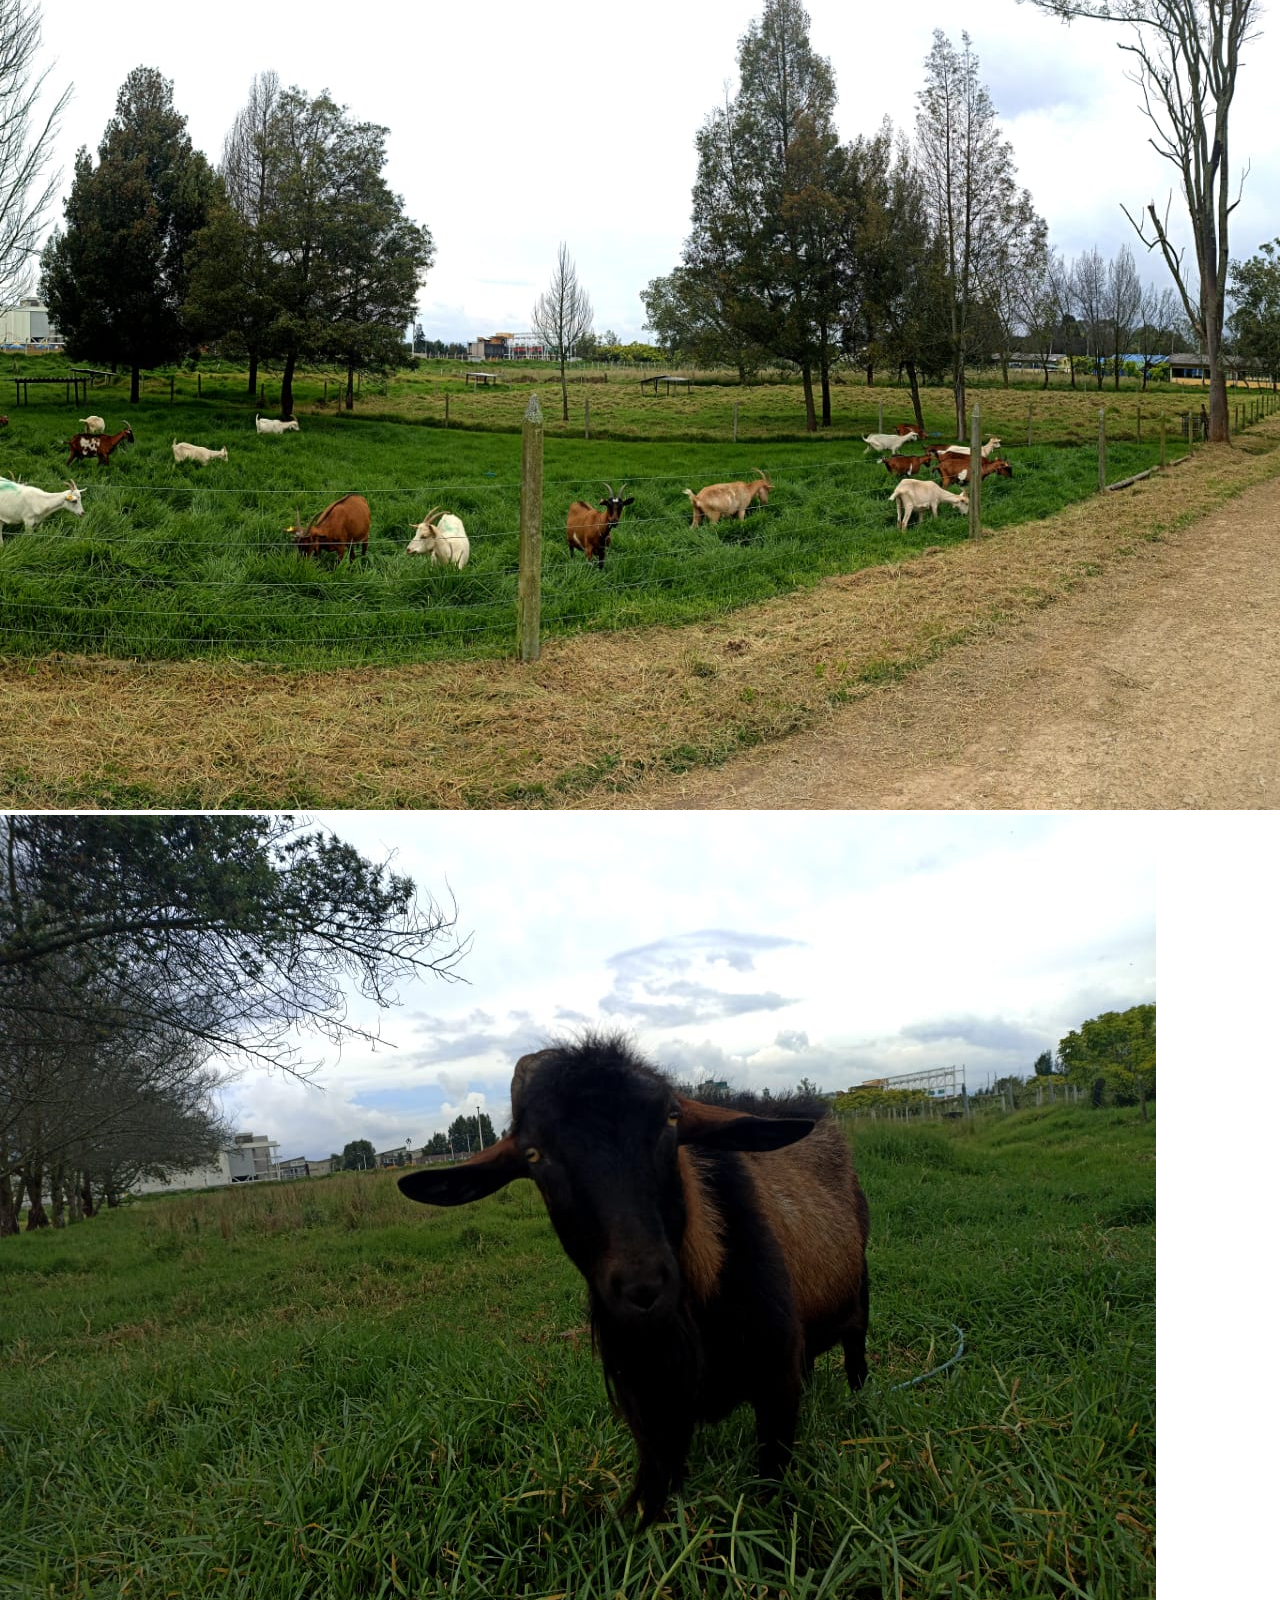
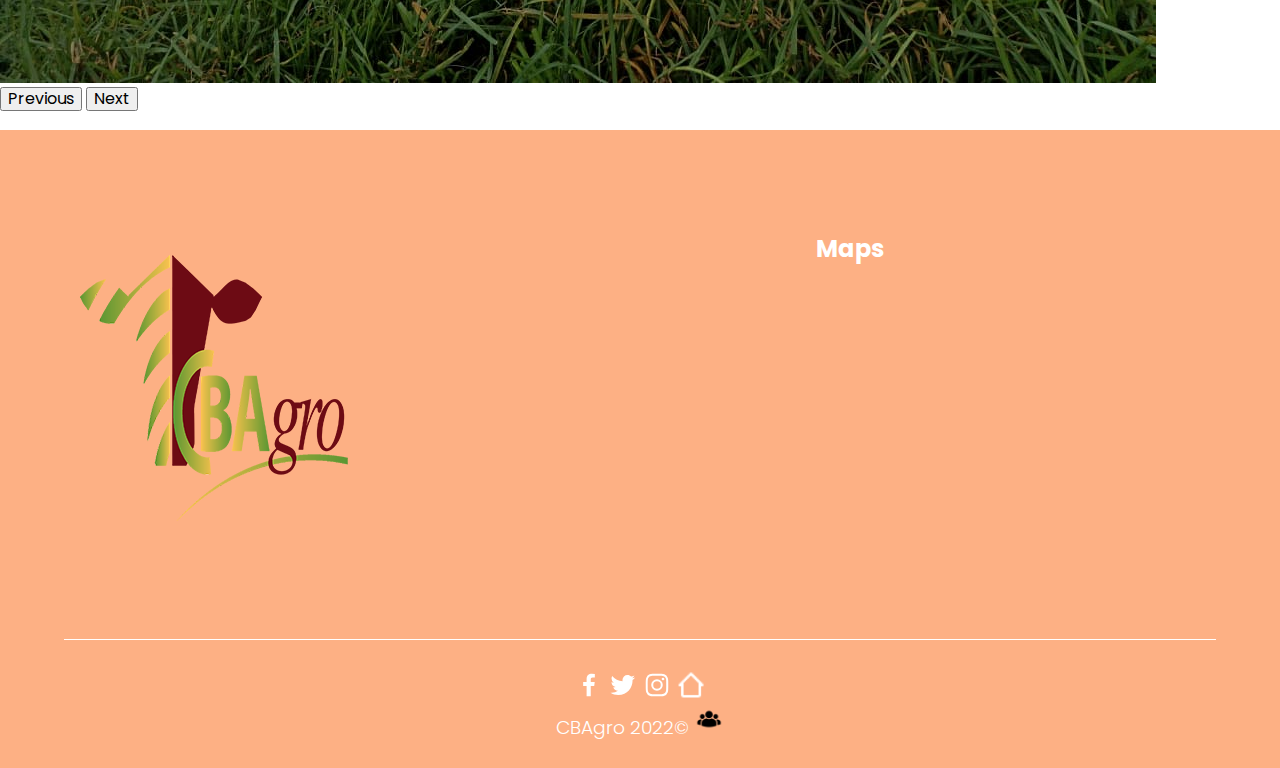
<file: Paginas/Capicultura.html>
<!DOCTYPE html>
<html lang="es">

<head>
    <meta charset="UTF-8">
    <meta http-equiv="X-UA-Compatible" content="IE=edge">
    <meta name="viewport" content="width=device-width, initial-scale=1.0">
    <title>SENA</title>
    <link href="https://cdn.jsdelivr.net/npm/bootstrap@5.1.3/dist/css/bootstrap.min.css" rel="stylesheet"
        integrity="sha384-1BmE4kWBq78iYhFldvKuhfTAU6auU8tT94WrHftjDbrCEXSU1oBoqyl2QvZ6jIW3" crossorigin="anonymous">
    <link rel="shortcut icon" href="../img/CBAGRO.png" type="image/x-icon">
    <link rel="stylesheet" href="../css/normalize.css">
    <link rel="stylesheet" href="../css/Capicultura.css">
    <link rel="stylesheet" href="../css/Main.css">
    <meta name="theme-color" content="#2091F9">
</head>

<body>
    <section id="inicio">
        <header class="hero">
            <nav class="nav container">
                <div class="nav__logo">
                    <img src="../img/sena.png" alt="" width="90PX" height="90PX">
                </div>
                <ul class="nav__link nav__link--menu">
                    <li class="nav__items">
                        <a href="../index.html" class="nav__links">
                            <img src="../img/casa.png" class="footer__img">
                        </a>
                    </li>
                    <li class="nav__items">
                        <a href="#ubicacion" class="nav__links">
                            <img src="../img/ubicacion.png" class="footer__img">
                        </a>
                    </li>



                    <img src="../img/close.svg" class="nav__close">
                </ul>
                <div class="nav__menu">
                    <img src="../img/menu.svg" class="nav__img">
                </div>
            </nav>
            <section class="hero__container container">
                <h1 class="hero__title">Capicultura</h1>
                <p class="hero__paragraph">CBAGRO 2022 </p>

            </section>
        </header>
    </section>
    <main>

        <section class="testimony">
            <div class="testimony__container container">
                <img src="../img/leftarrow.svg" class="testimony__arrow" id="before">

                <section class="testimony__body testimony__body--show" data-id="1">
                    <div class="testimony__texts">
                        <h2 class="subtitle">¿Qué es la capricultura?.</h2>
                        <p class="testimony__review"> Se le llama ganado caprino al conjunto de cabras criadas para su
                            completo aprovechamiento.</p>
                    </div>

                    <figure class="testimony__picture">
                        <img src="../img/shapes.svg" class="testimony__img">
                    </figure>
                </section>

                <section class="testimony__body" data-id="2">
                    <div class="testimony__texts">
                        <h2 class="subtitle">¿Para qué sirve? </h2>
                        <p class="testimony__review">La ganadería es fundamental por sus bienes y servicios como la diversidad
                            La crianza del ganado caprino, encuentra su rentabilidad en la producción de carne que se
                            destina para venta y consumo, asimismo, en la producción de leche de cabra tanto para consumo
                            humano como para elaboración de quesos y dulces.</p>
                    </div>

                    <figure class="testimony__picture">
                        <img src="../img/paint.svg" class="testimony__img">
                    </figure>
                </section>

                <section class="testimony__body" data-id="3">
                    <div class="testimony__texts">
                        <h2 class="subtitle">¿Para que utiliza el SENA la  capricultura?. </h2>
                        <p class="testimony__review">La capricultura se presenta como una gran alternativa de producción agropecuaria, se le puede dar
                            un sentido social y rentable de producción. Su principal razón es la producción de leche.
                        </p>
                    </div>

                    <figure class="testimony__picture">
                        <img src="../img/code.svg" class="testimony__img">
                    </figure>
                </section>



                <img src="../img/rightarrow.svg" class="testimony__arrow" id="next">
            </div>
        </section>

        <div
        id="carouselExampleFade"
        class="carousel slide carousel-fade"
        data-bs-ride="carousel"
      >
        <div class="carousel-inner">
          <div class="carousel-item active">
            <img src="../img/cabras 1.jpeg" class="d-block w-100" alt="..." />
          </div>
          <div class="carousel-item">
            <img src="../img/cabras 2.jpeg" class="d-block w-100" alt="..." />
          </div>
          <div class="carousel-item">
            <img src="../img/cabras 6.jpeg" class="d-block w-100" alt="..." />
          </div>
          <div class="carousel-item">
            <img src="../img/cabaras 3.jpeg" class="d-block w-100" alt="..." />
          </div>
        </div>
        <button
          class="carousel-control-prev"
          type="button"
          data-bs-target="#carouselExampleFade"
          data-bs-slide="prev"
        >
          <span class="carousel-control-prev-icon" aria-hidden="true"></span>
          <span class="visually-hidden">Previous</span>
        </button>
        <button
          class="carousel-control-next"
          type="button"
          data-bs-target="#carouselExampleFade"
          data-bs-slide="next"
        >
          <span class="carousel-control-next-icon" aria-hidden="true"></span>
          <span class="visually-hidden">Next</span>
        </button>
      </div>
      <br>


        <footer class="footer">
            <section class="footer__container container">
                <nav class="nav nav--footer">
                    <h2 class="footer__title"> <img src="../img/CBAGRO.png" alt=""></h2>


                </nav>

                <form class="footer__form" action="https://formspree.io/f/mknkkrkj" method="POST">
                    <h2 class="footer__newsletter">Maps</h2>
                    <div class="footer__inputs">
                        <iframe
                            src="https://www.google.com/maps/embed?pb=!1m18!1m12!1m3!1d3976.426607447238!2d-74.21781468523763!3d4.695703696589285!2m3!1f0!2f0!3f0!3m2!1i1024!2i768!4f13.1!3m3!1m2!1s0x8e3f9d58cf6e291b%3A0x8946ec678fcf04b4!2sSENA%20Mosquera%20-%20Centro%20de%20Biotecnolog%C3%ADa%20Agropecuaria%20(CBA)!5e0!3m2!1ses!2sco!4v1662243129723!5m2!1ses!2sco"
                            width="400" height="300" style="border:0;" allowfullscreen="" loading="lazy"
                            referrerpolicy="no-referrer-when-downgrade" id="ubicacion">
                        </iframe>
                    </div>
                </form>
            </section>

            <section class="footer__copy container" id="contacto">
                <div class="footer__social">
                    <a href="https://www.facebook.com/SENAMosqueraOficial/" class="footer__icons"><img
                            src="../img/facebook.svg" class="footer__img">
                    </a>
                    <a href="https://mobile.twitter.com/SENAComunica" class="footer__icons"><img
                            src="../img/twitter.svg" class="footer__img">
                    </a>
                    <a href="https://www.instagram.com/senacundinamarca/?hl=es" class="footer__icons"><img
                            src="../img/Instagram.svg" class="footer__img">
                    </a>

                    <a href="../index.html" class="nav__links">
                        <img src="../img/casa.png" class="footer__img">
                    </a>


                </div>

                <h3 class="footer__copyright">CBAgro 2022&copy; <a href="./creadores de la pagina.html" class="footer__icons"><img
                    src="../img/grupo.png" class="footer__img"></a></h3>
            </section>
        </footer>
        <script src="https://cdn.jsdelivr.net/npm/bootstrap@5.1.3/dist/js/bootstrap.bundle.min.js"
            integrity="sha384-ka7Sk0Gln4gmtz2MlQnikT1wXgYsOg+OMhuP+IlRH9sENBO0LRn5q+8nbTov4+1p"
            crossorigin="anonymous"></script>
        <script src="../js/slider.js"></script>
        <script src="../js/questions.js"></script>
        <script src="../js/menu.js"></script>
</body>

</html>
</file>
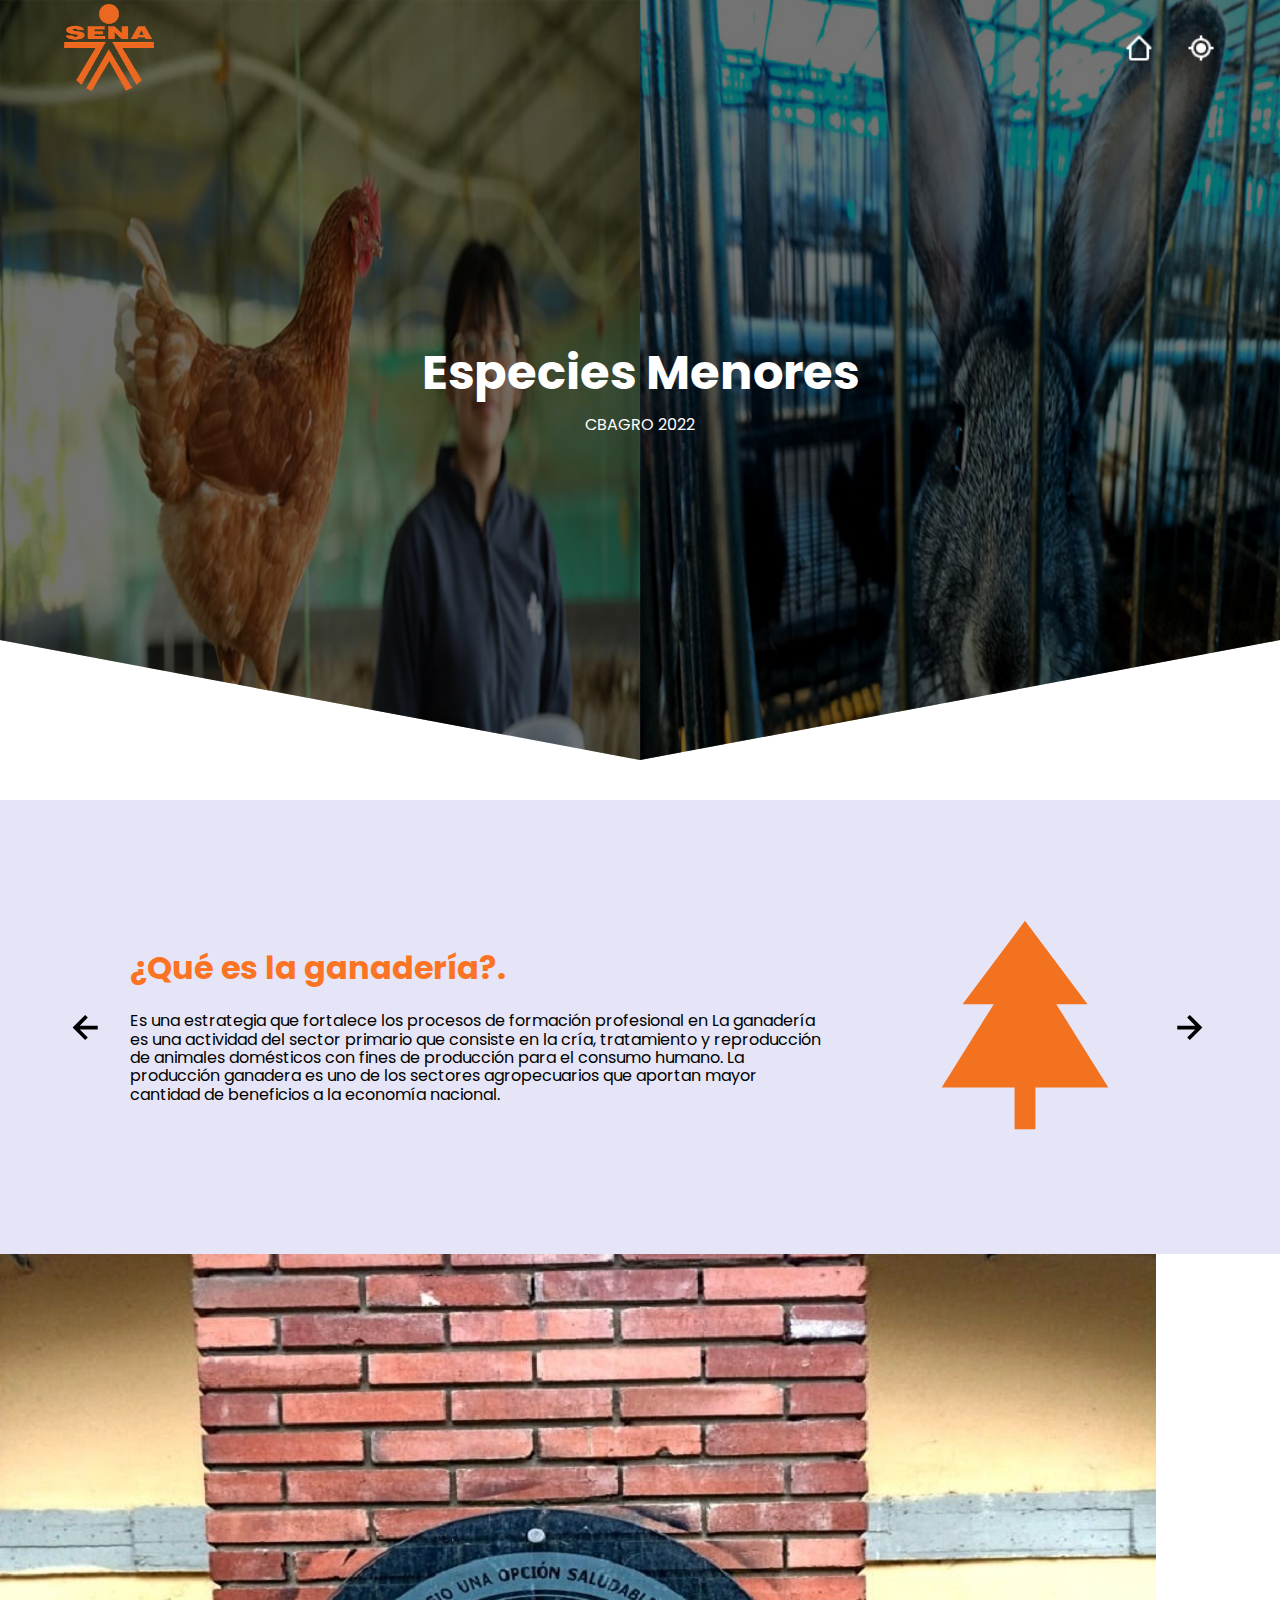
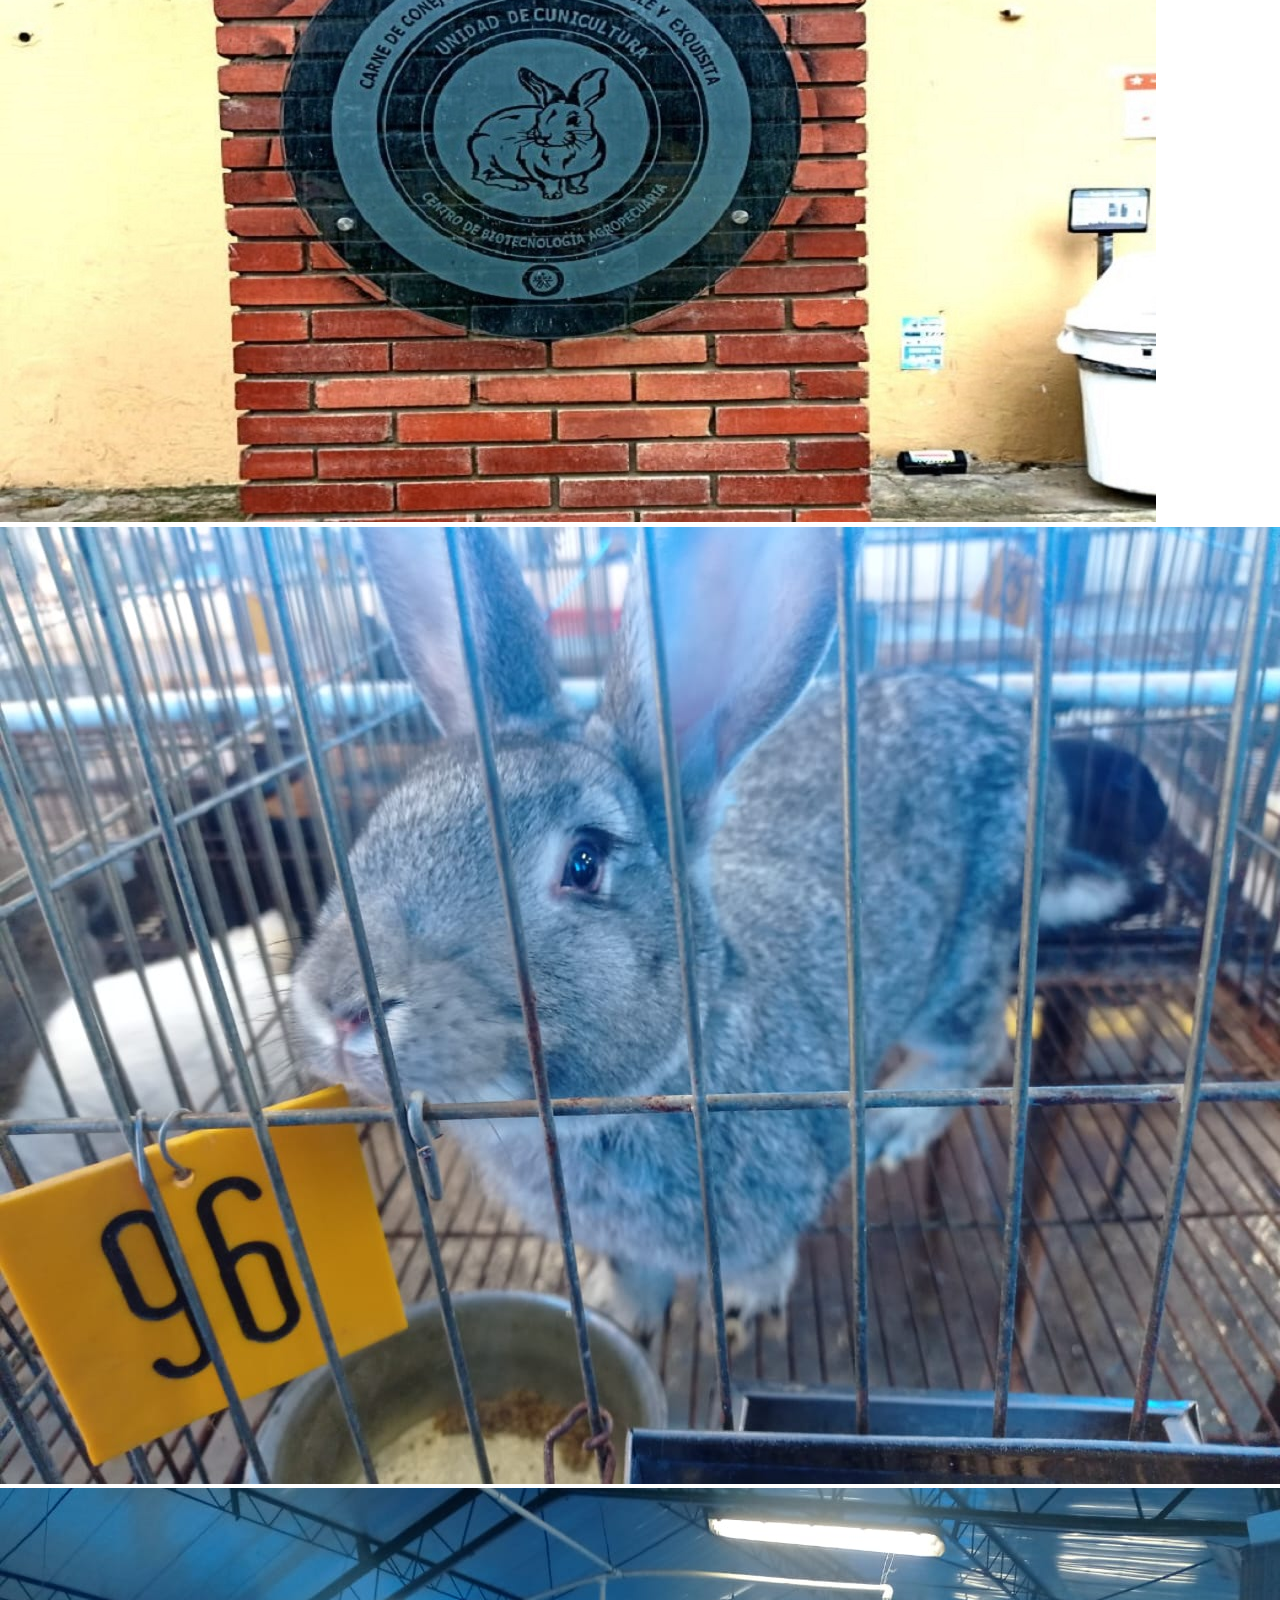
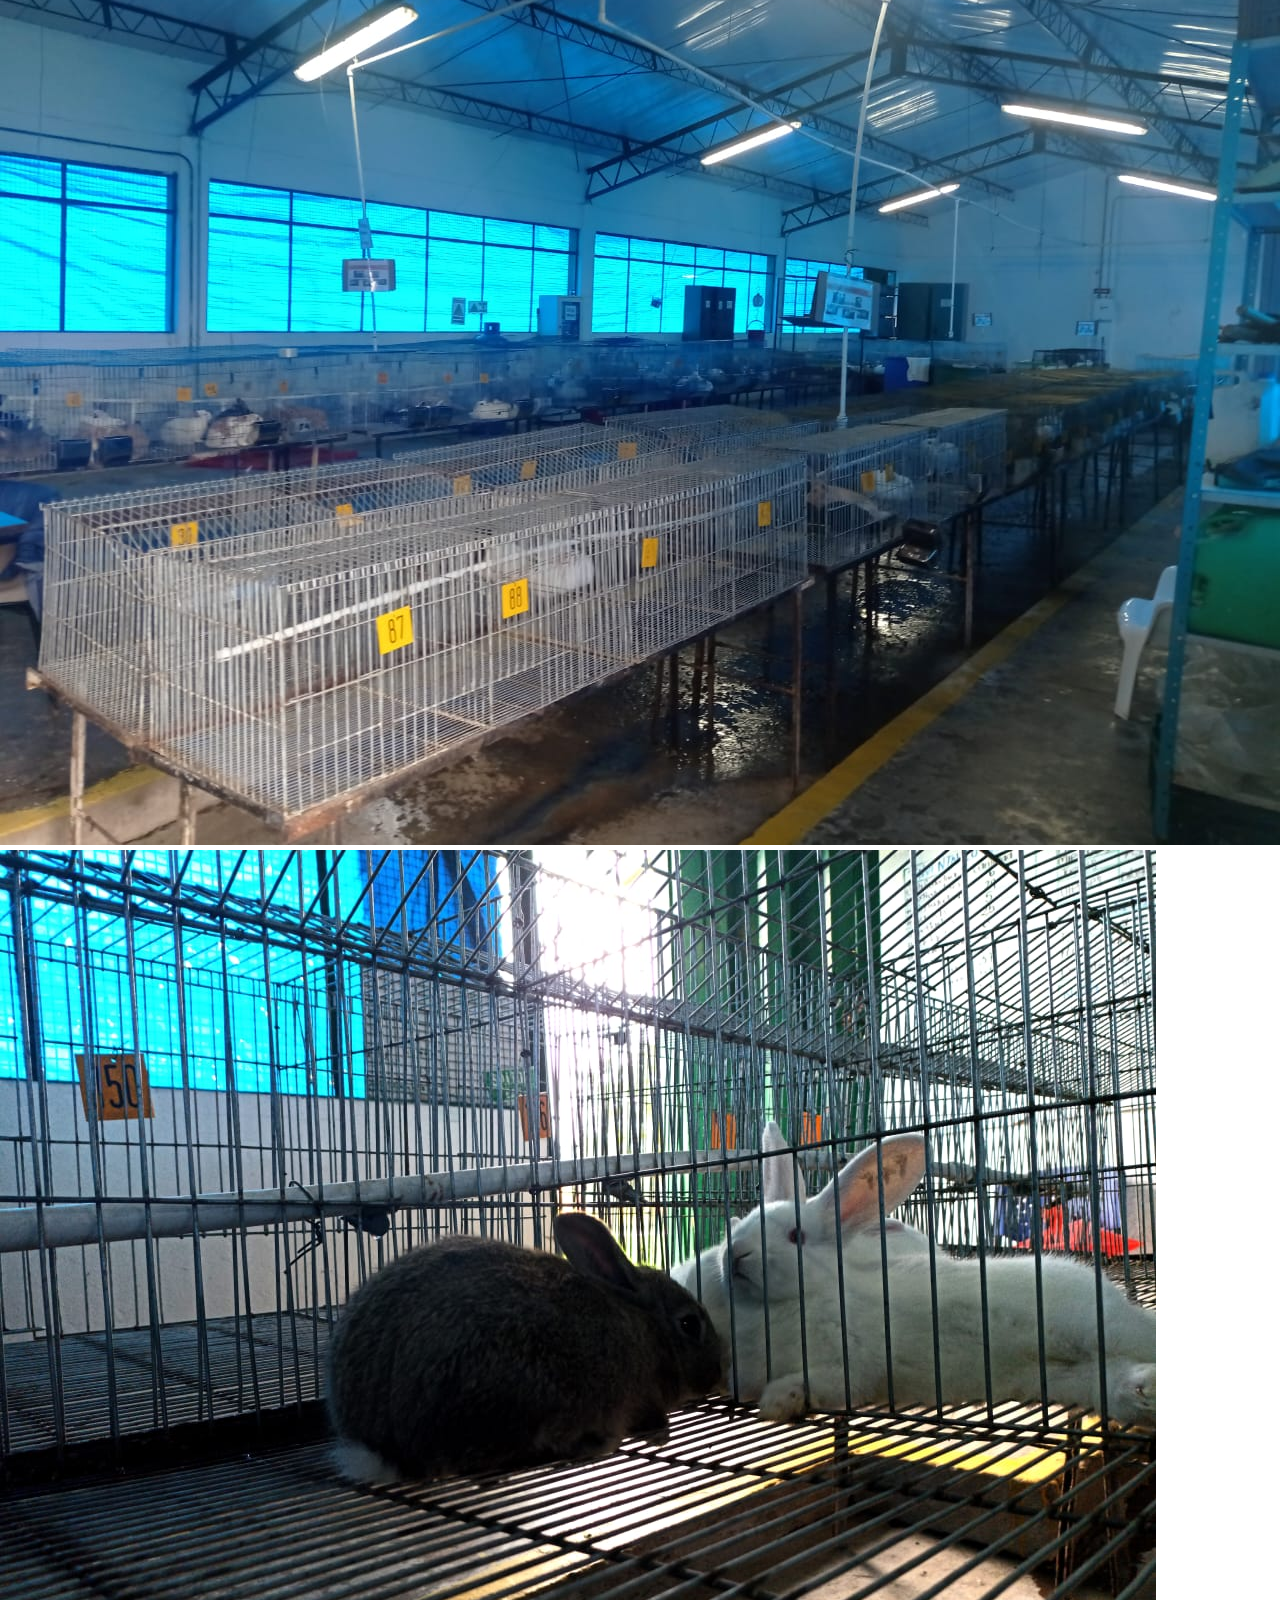
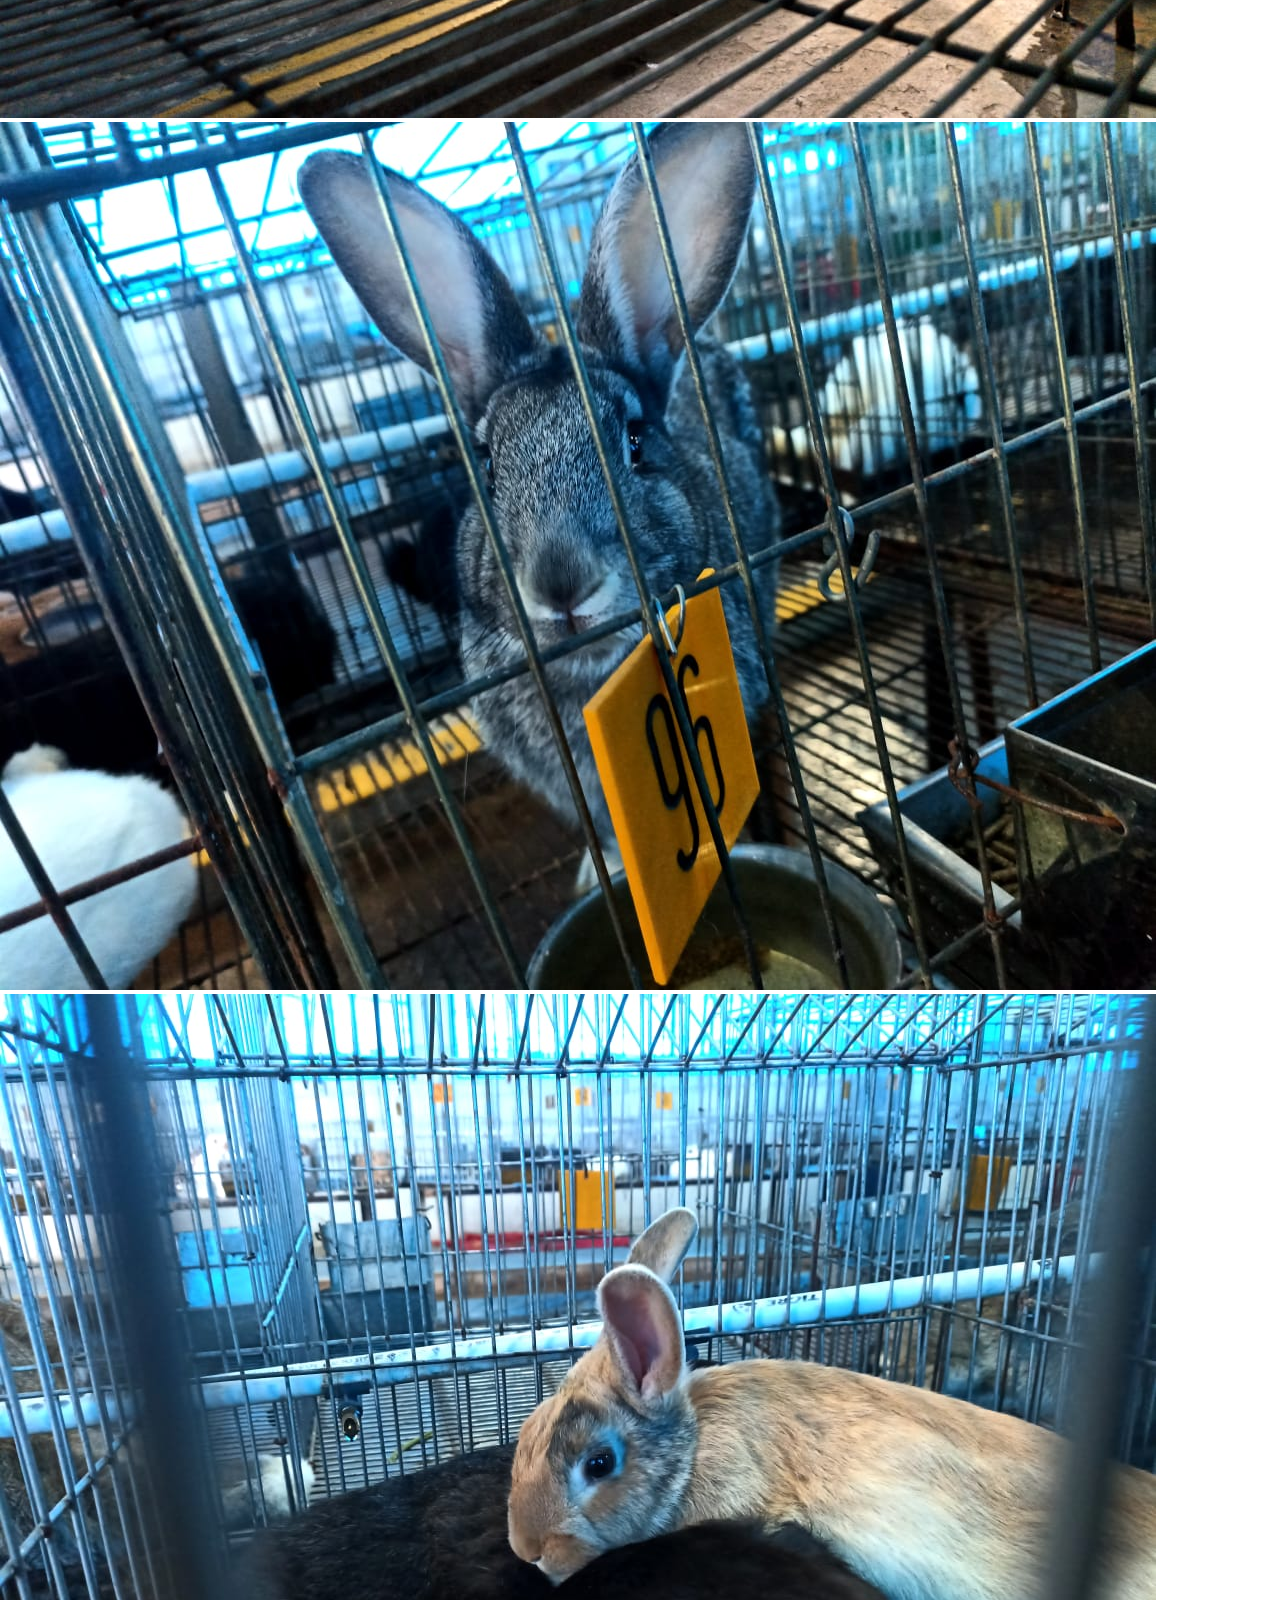
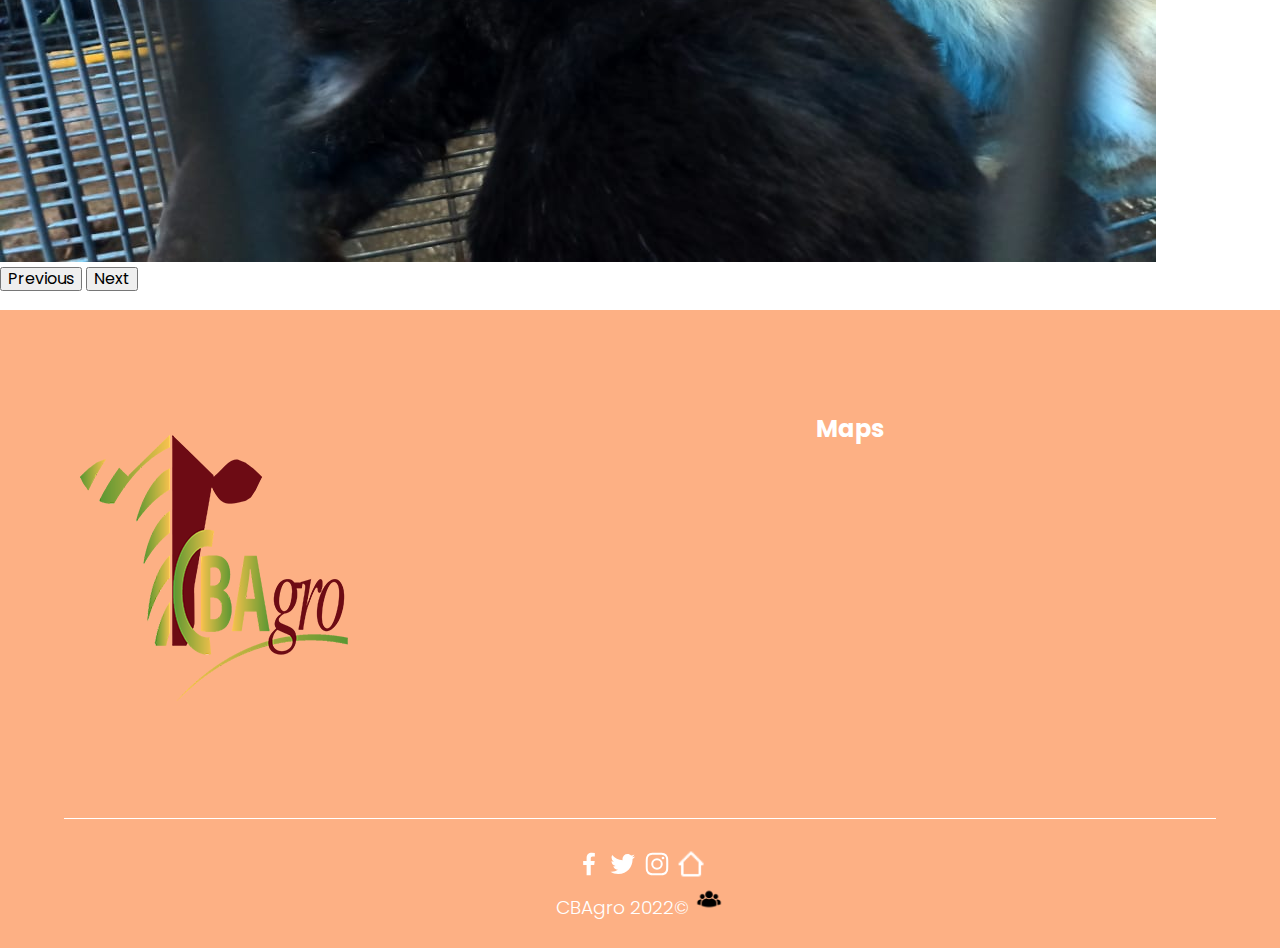
<file: Paginas/Especies Menores.html>
<!DOCTYPE html>
<html lang="es">

<head>
    <meta charset="UTF-8">
    <meta http-equiv="X-UA-Compatible" content="IE=edge">
    <meta name="viewport" content="width=device-width, initial-scale=1.0">
    <title>SENA</title>
    <link href="https://cdn.jsdelivr.net/npm/bootstrap@5.1.3/dist/css/bootstrap.min.css" rel="stylesheet"
        integrity="sha384-1BmE4kWBq78iYhFldvKuhfTAU6auU8tT94WrHftjDbrCEXSU1oBoqyl2QvZ6jIW3" crossorigin="anonymous">
    <link rel="shortcut icon" href="../img/CBAGRO.png" type="image/x-icon">
    <link rel="stylesheet" href="../css/normalize.css">
    <link rel="stylesheet" href="../css/Especies Menores.css">
    <link rel="stylesheet" href="../css/Main.css">
    <meta name="theme-color" content="#2091F9">
</head>

<body>
    <section id="inicio">
        <header class="hero">
            <nav class="nav container">
                <div class="nav__logo">
                    <img src="../img/sena.png" alt="" width="90PX" height="90PX">
                </div>
                <ul class="nav__link nav__link--menu">
                    <li class="nav__items">
                        <a href="../index.html" class="nav__links">
                            <img src="../img/casa.png" class="footer__img">
                        </a>
                    </li>
                    <li class="nav__items">
                        <a href="#ubicacion" class="nav__links">
                            <img src="../img/ubicacion.png" class="footer__img">
                        </a>
                    </li>

                   

                    <img src="../img/close.svg" class="nav__close">
                </ul>
                <div class="nav__menu">
                    <img src="../img/menu.svg" class="nav__img">
                </div>
            </nav>
            <section class="hero__container container">
                <h1 class="hero__title">Especies Menores</h1>
                <p class="hero__paragraph">CBAGRO 2022 </p>

            </section>
        </header>
    </section>
    <main>

        <section class="testimony">
            <div class="testimony__container container">
                <img src="../img/leftarrow.svg" class="testimony__arrow" id="before">

                <section class="testimony__body testimony__body--show" data-id="1">
                    <div class="testimony__texts">
                        <h2 class="subtitle">¿Qué es la ganadería?.</h2>
                        <p class="testimony__review">Es una estrategia que fortalece los procesos de formación profesional en
                            La ganadería es una actividad del sector primario que consiste en la cría, tratamiento y
                            reproducción de animales domésticos con fines de producción para el consumo humano. La
                            producción ganadera es uno de los sectores agropecuarios que aportan mayor cantidad de
                            beneficios a la economía nacional.</p>
                    </div>

                    <figure class="testimony__picture">
                        <img src="../img/shapes.svg" class="testimony__img">
                    </figure>
                </section>

                <section class="testimony__body" data-id="2">
                    <div class="testimony__texts">
                        <h2 class="subtitle">¿Para qué sirve?</h2>
                        <p class="testimony__review">La ganadería es fundamental por sus bienes y servicios como la diversidad
                            de productos de carne, huevos, leche, queso, cuero, lana, miel, otras fibras y el uso de los
                            animales para el arado y transporte de carga. Al mismo tiempo, como componente esencial de la
                            agricultura mundial.</p>
                    </div>

                    <figure class="testimony__picture">
                        <img src="../img/paint.svg" class="testimony__img">
                    </figure>
                </section>

                <section class="testimony__body" data-id="3">
                    <div class="testimony__texts">
                        <h2 class="subtitle">¿Para que utiliza el SENA la ganadería?. </h2>
                        <p class="testimony__review">El SENA trabaja para aportar al país temas como: la ganadería sostenible, el crecimiento social
                            con la activación de la cultura ganadera y el cuidado del medio ambiente buscando la
                            preservación de páramos, bosques y recursos naturales, por medio de estrategias de formación que
                            aporten a las actividades del campo, promoviendo la competitividad de las familias campesinas y
                            el ordeñar las vacas todos los dias para el consumo de la leche en centro (CBA), Para venderlas
                            a otras empresas.</p>
                    </div>

                    <figure class="testimony__picture">
                        <img src="../img/code.svg" class="testimony__img">
                    </figure>
                </section>



                <img src="../img/rightarrow.svg" class="testimony__arrow" id="next">
            </div>
        </section>

        <div
        id="carouselExampleFade"
        class="carousel slide carousel-fade"
        data-bs-ride="carousel"
      >
        <div class="carousel-inner">
          <div class="carousel-item active">
            <img src="../img/conejos3fdfd.jpeg" class="d-block w-100" alt="..." />
          </div>
          <div class="carousel-item">
            <img src="../img/conejos1.jpeg" class="d-block w-100" alt="..." />
          </div>
          <div class="carousel-item">
            <img src="../img/conejos2.jpeg" class="d-block w-100" alt="..." />
          </div>
          <div class="carousel-item">
            <img src="../img/conejos4.jpeg" class="d-block w-100" alt="..." />
          </div>
          <div class="carousel-item">
            <img src="../img/conejos5.jpeg" class="d-block w-100" alt="..." />
          </div>
          <div class="carousel-item">
            <img src="../img/conejos6.jpeg" class="d-block w-100" alt="..." />
          </div>
        </div>
        <button
          class="carousel-control-prev"
          type="button"
          data-bs-target="#carouselExampleFade"
          data-bs-slide="prev"
        >
          <span class="carousel-control-prev-icon" aria-hidden="true"></span>
          <span class="visually-hidden">Previous</span>
        </button>
        <button
          class="carousel-control-next"
          type="button"
          data-bs-target="#carouselExampleFade"
          data-bs-slide="next"
        >
          <span class="carousel-control-next-icon" aria-hidden="true"></span>
          <span class="visually-hidden">Next</span>
        </button>
      </div>
      <br>


        <footer class="footer">
            <section class="footer__container container">
                <nav class="nav nav--footer">
                    <h2 class="footer__title"> <img src="../img/CBAGRO.png" alt=""></h2>

                   
                </nav>

                <form class="footer__form" action="https://formspree.io/f/mknkkrkj" method="POST">
                    <h2 class="footer__newsletter">Maps</h2>
                    <div class="footer__inputs">
                        <iframe
                            src="https://www.google.com/maps/embed?pb=!1m18!1m12!1m3!1d3976.426607447238!2d-74.21781468523763!3d4.695703696589285!2m3!1f0!2f0!3f0!3m2!1i1024!2i768!4f13.1!3m3!1m2!1s0x8e3f9d58cf6e291b%3A0x8946ec678fcf04b4!2sSENA%20Mosquera%20-%20Centro%20de%20Biotecnolog%C3%ADa%20Agropecuaria%20(CBA)!5e0!3m2!1ses!2sco!4v1662243129723!5m2!1ses!2sco"
                            width="400" height="300" style="border:0;" allowfullscreen="" loading="lazy"
                            referrerpolicy="no-referrer-when-downgrade" id="ubicacion">
                        </iframe>
                    </div>
                </form>
            </section>

            <section class="footer__copy container" id="contacto">
                <div class="footer__social">
                    <a href="https://www.facebook.com/SENAMosqueraOficial/" class="footer__icons"><img
                            src="../img/facebook.svg" class="footer__img">
                    </a>
                    <a href="https://mobile.twitter.com/SENAComunica" class="footer__icons"><img
                            src="../img/twitter.svg" class="footer__img">
                    </a>
                    <a href="https://www.instagram.com/senacundinamarca/?hl=es" class="footer__icons"><img
                            src="../img/Instagram.svg" class="footer__img">
                    </a>

                    <a href="../index.html" class="nav__links">
                        <img src="../img/casa.png" class="footer__img">
                    </a>

                    
                </div>

                <h3 class="footer__copyright">CBAgro 2022&copy; <a href="./creadores de la pagina.html" class="footer__icons"><img
                    src="../img/grupo.png" class="footer__img"></a></h3>
            </section>
        </footer>
        <script src="https://cdn.jsdelivr.net/npm/bootstrap@5.1.3/dist/js/bootstrap.bundle.min.js"
            integrity="sha384-ka7Sk0Gln4gmtz2MlQnikT1wXgYsOg+OMhuP+IlRH9sENBO0LRn5q+8nbTov4+1p"
            crossorigin="anonymous"></script>
        <script src="../js/slider.js"></script>
        <script src="../js/questions.js"></script>
        <script src="../js/menu.js"></script>
</body>

</html>
</file>
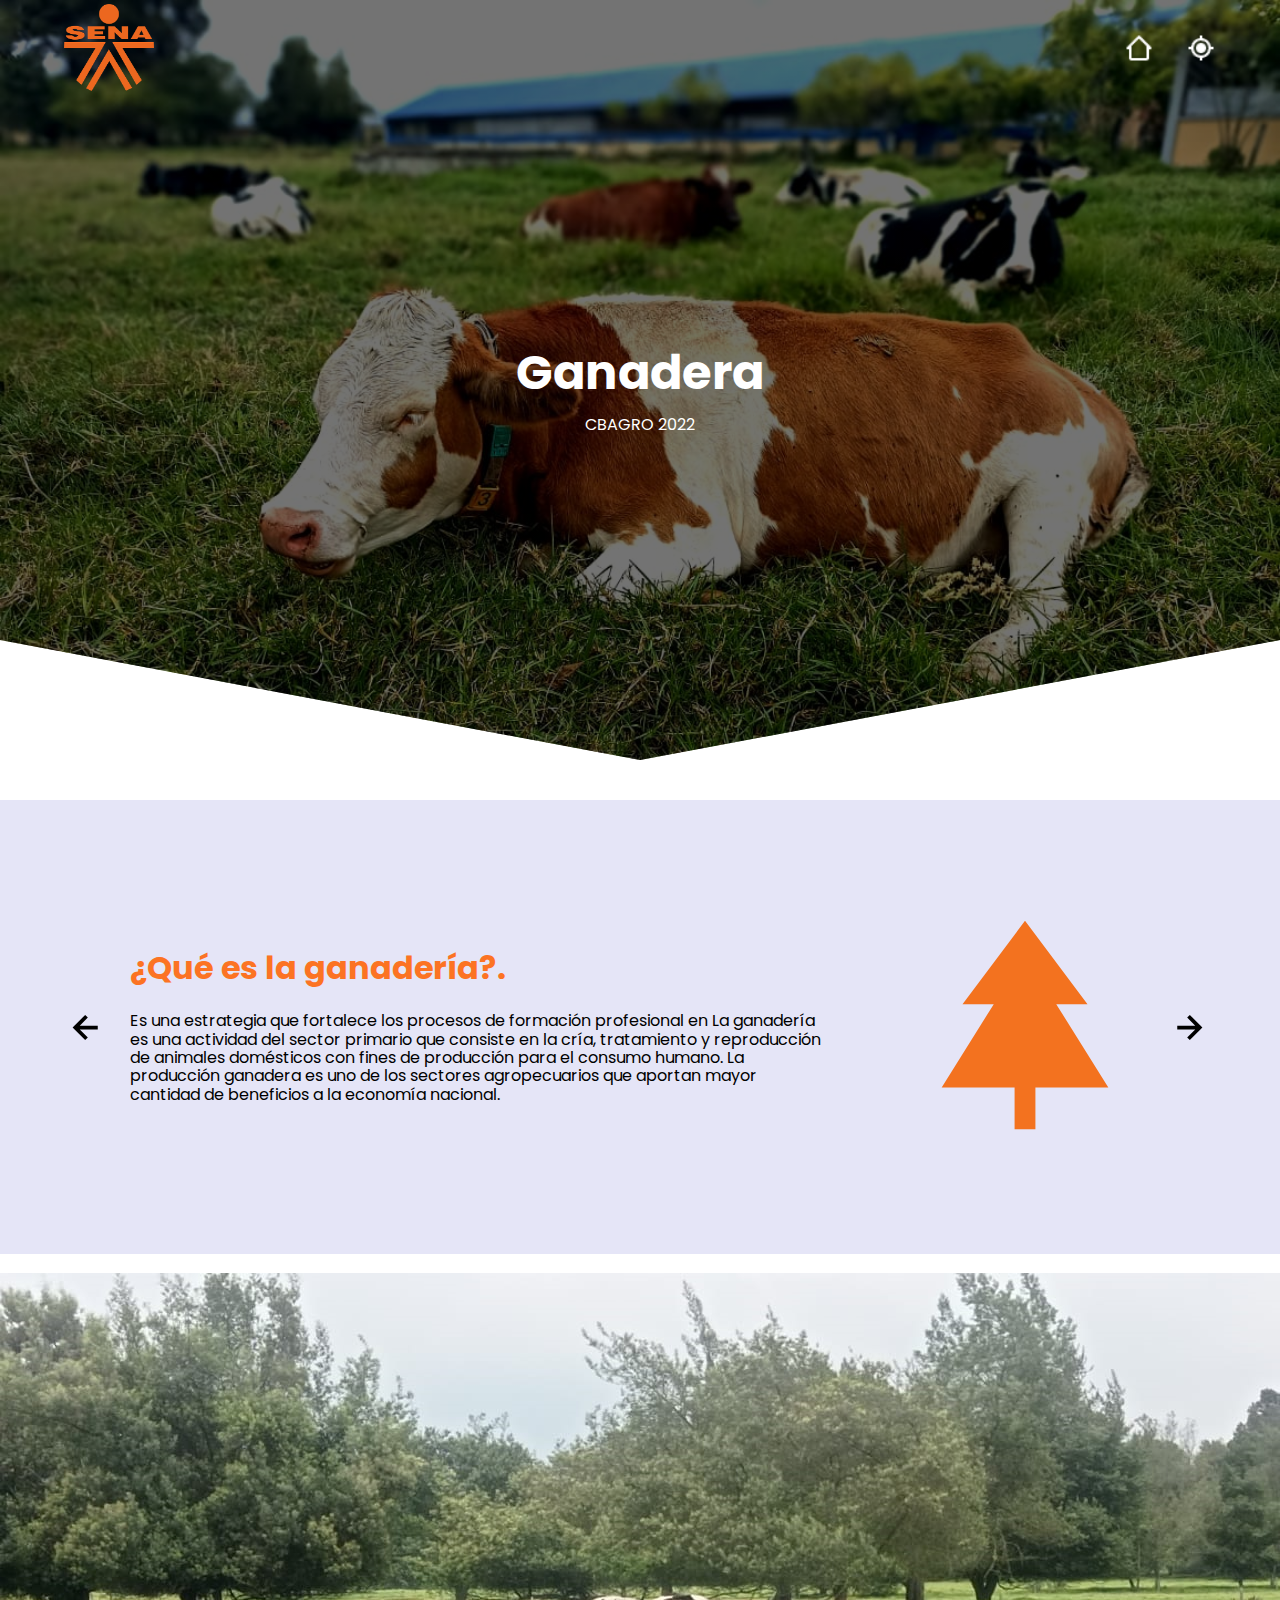
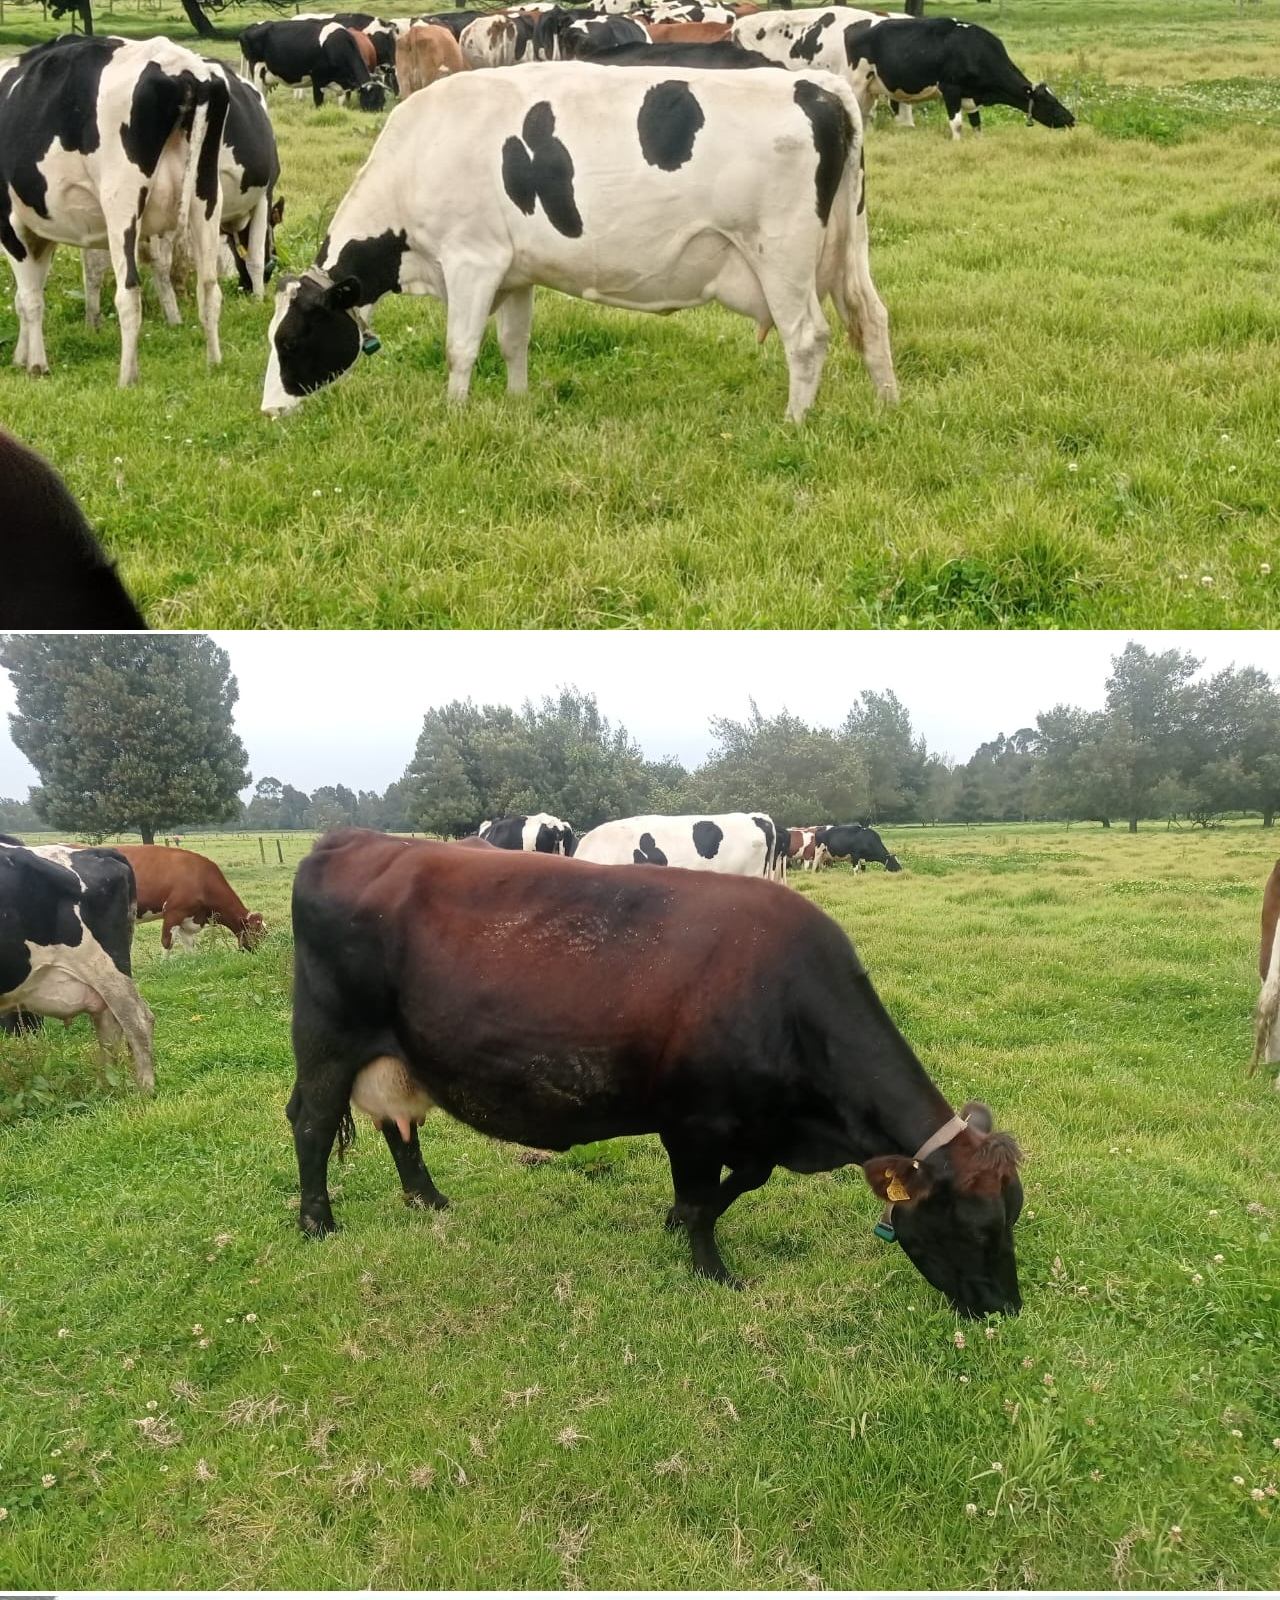
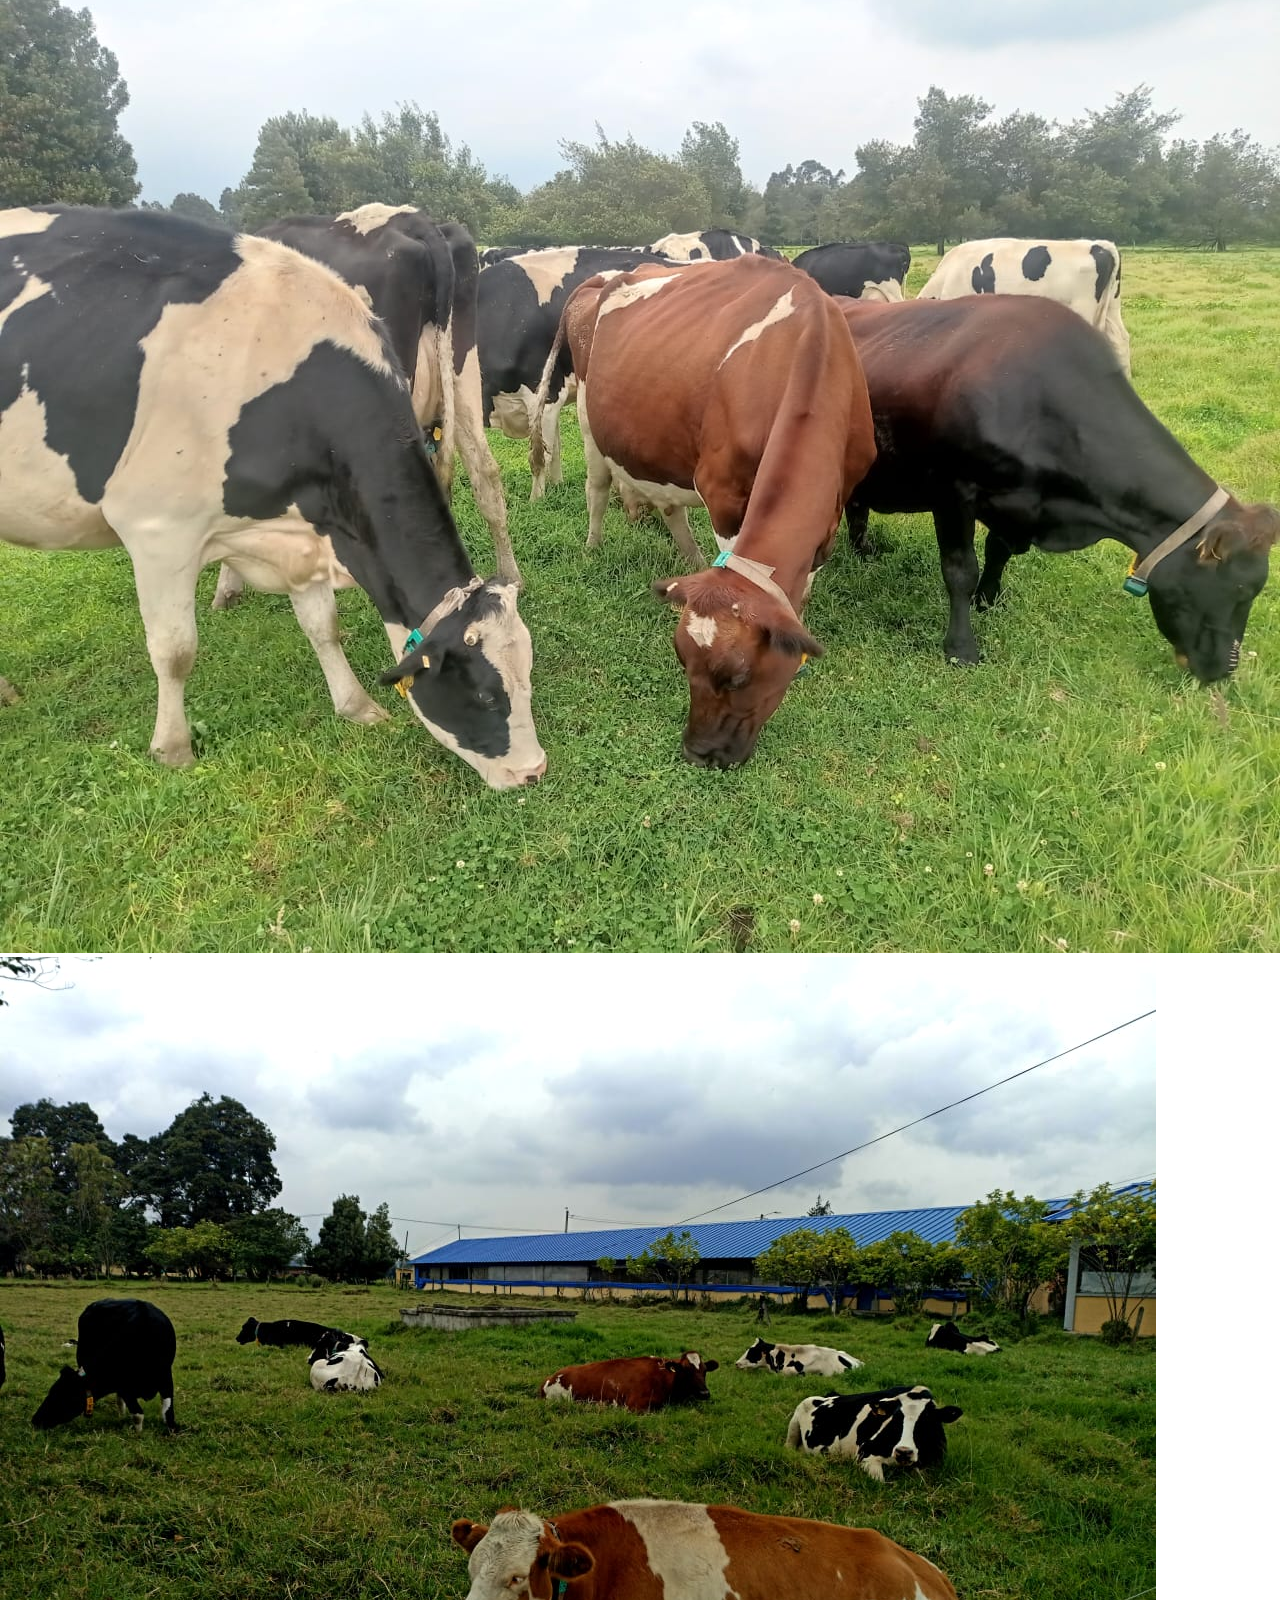
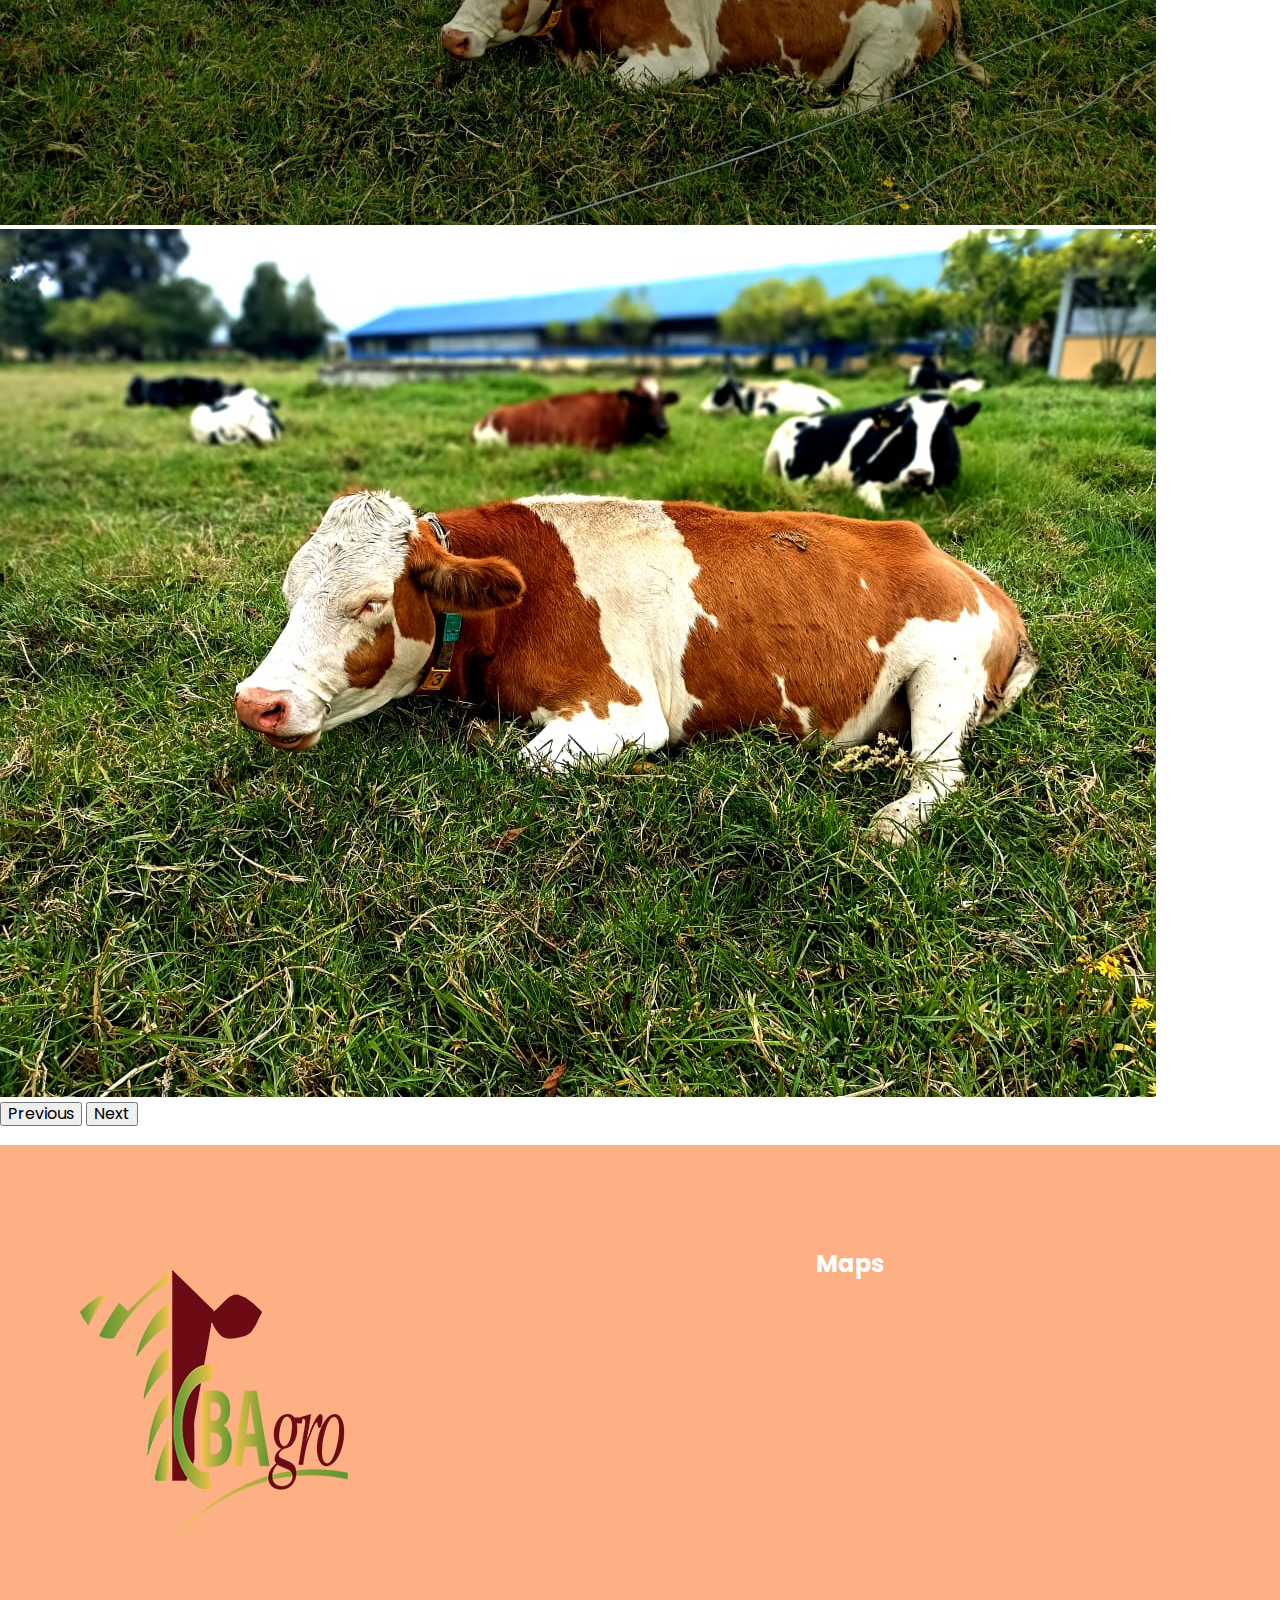
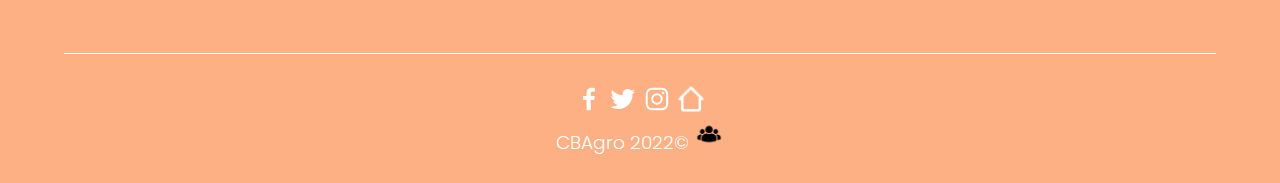
<file: Paginas/Ganaderia.html>
<!DOCTYPE html>
<html lang="es">

<head>
    <meta charset="UTF-8">
    <meta http-equiv="X-UA-Compatible" content="IE=edge">
    <meta name="viewport" content="width=device-width, initial-scale=1.0">
    <title>SENA</title>
    <link href="https://cdn.jsdelivr.net/npm/bootstrap@5.1.3/dist/css/bootstrap.min.css" rel="stylesheet"
        integrity="sha384-1BmE4kWBq78iYhFldvKuhfTAU6auU8tT94WrHftjDbrCEXSU1oBoqyl2QvZ6jIW3" crossorigin="anonymous">
    <link rel="shortcut icon" href="../img/CBAGRO.png" type="image/x-icon">
    <link rel="stylesheet" href="../css/normalize.css">
    <link rel="stylesheet" href="../css/Ganaderia.css">
    <link rel="stylesheet" href="../css/Main.css">
    <meta name="theme-color" content="#2091F9">
</head>

<body>
    <section id="inicio">
        <header class="hero">
            <nav class="nav container">
                <div class="nav__logo">
                    <img src="../img/sena.png" alt="" width="90PX" height="90PX">
                </div>
                <ul class="nav__link nav__link--menu">
                    <li class="nav__items">
                        <a href="../index.html" class="nav__links">
                            <img src="../img/casa.png" class="footer__img">
                        </a>
                    </li>
                    <li class="nav__items">
                        <a href="#ubicacion" class="nav__links">
                            <img src="../img/ubicacion.png" class="footer__img">
                        </a>
                    </li>

                   

                    <img src="../img/close.svg" class="nav__close">
                </ul>
                <div class="nav__menu">
                    <img src="../img/menu.svg" class="nav__img">
                </div>
            </nav>
            <section class="hero__container container">
                <h1 class="hero__title">Ganadera</h1>
                <p class="hero__paragraph">CBAGRO 2022 </p>

            </section>
        </header>
    </section>
    <main>

        <section class="testimony">
            <div class="testimony__container container">
                <img src="../img/leftarrow.svg" class="testimony__arrow" id="before">

                <section class="testimony__body testimony__body--show" data-id="1">
                    <div class="testimony__texts">
                        <h2 class="subtitle">¿Qué es la ganadería?.</h2>
                        <p class="testimony__review">Es una estrategia que fortalece los procesos de formación profesional en
                            La ganadería es una actividad del sector primario que consiste en la cría, tratamiento y
                            reproducción de animales domésticos con fines de producción para el consumo humano. La
                            producción ganadera es uno de los sectores agropecuarios que aportan mayor cantidad de
                            beneficios a la economía nacional.</p>
                    </div>

                    <figure class="testimony__picture">
                        <img src="../img/shapes.svg" class="testimony__img">
                    </figure>
                </section>

                <section class="testimony__body" data-id="2">
                    <div class="testimony__texts">
                        <h2 class="subtitle">¿Para qué sirve? </h2>
                        <p class="testimony__review">La ganadería es fundamental por sus bienes y servicios como la diversidad
                            de productos de carne, huevos, leche, queso, cuero, lana, miel, otras fibras y el uso de los
                            animales para el arado y transporte de carga. Al mismo tiempo, como componente esencial de la
                            agricultura mundial.</p>
                    </div>

                    <figure class="testimony__picture">
                        <img src="../img/paint.svg" class="testimony__img">
                    </figure>
                </section>

                <section class="testimony__body" data-id="3">
                    <div class="testimony__texts">
                        <h2 class="subtitle">¿Para que utiliza el SENA la ganadería?. </h2>
                        <p class="testimony__review">El SENA trabaja para aportar al país temas como: la ganadería sostenible, el crecimiento social
                            con la activación de la cultura ganadera y el cuidado del medio ambiente buscando la
                            preservación de páramos, bosques y recursos naturales, por medio de estrategias de formación que
                            aporten a las actividades del campo, promoviendo la competitividad de las familias campesinas y
                            el ordeñar las vacas todos los dias para el consumo de la leche en centro (CBA), Para venderlas
                            a otras empresas.</p>
                    </div>

                    <figure class="testimony__picture">
                        <img src="../img/code.svg" class="testimony__img">
                    </figure>
                </section>



                <img src="../img/rightarrow.svg" class="testimony__arrow" id="next">
            </div>
        </section>
        <br>
        <div
          id="carouselExampleFade"
          class="carousel slide carousel-fade"
          data-bs-ride="carousel"
        >
          <div class="carousel-inner" >
            <div class="carousel-item active">
              <img src="../img/vaca1 (1).jpg" class="d-block w-100 carru" alt="..." />
            </div>
            <div class="carousel-item">
              <img src="../img/vaca2 (1).jpg" class="d-block w-100 carru" alt="..." />
            </div>
            <div class="carousel-item">
              <img src="../img/vaca3 (1).jpg" class="d-block w-100 carru" alt="..." />
            </div>
            <div class="carousel-item">
              <img src="../img/vaca4 (1).jpg" class="d-block w-100 carru" alt="..." />
            </div>
            <div class="carousel-item">
              <img src="../img/vaca5 (1).jpg" class="d-block w-100 carru" alt="..." />
            </div>
          </div>
          <button
            class="carousel-control-prev"
            type="button"
            data-bs-target="#carouselExampleFade"
            data-bs-slide="prev"
          >
            <span class="carousel-control-prev-icon" aria-hidden="true"></span>
            <span class="visually-hidden">Previous</span>
          </button>
          <button
            class="carousel-control-next"
            type="button"
            data-bs-target="#carouselExampleFade"
            data-bs-slide="next"
          >
            <span class="carousel-control-next-icon" aria-hidden="true"></span>
            <span class="visually-hidden">Next</span>
          </button>
        </div>
        <br>



        <footer class="footer">
            <section class="footer__container container">
                <nav class="nav nav--footer">
                    <h2 class="footer__title"> <img src="../img/CBAGRO.png" alt=""></h2>

                   
                </nav>

                <form class="footer__form" action="https://formspree.io/f/mknkkrkj" method="POST">
                    <h2 class="footer__newsletter">Maps</h2>
                    <div class="footer__inputs">
                        <iframe
                            src="https://www.google.com/maps/embed?pb=!1m18!1m12!1m3!1d3976.426607447238!2d-74.21781468523763!3d4.695703696589285!2m3!1f0!2f0!3f0!3m2!1i1024!2i768!4f13.1!3m3!1m2!1s0x8e3f9d58cf6e291b%3A0x8946ec678fcf04b4!2sSENA%20Mosquera%20-%20Centro%20de%20Biotecnolog%C3%ADa%20Agropecuaria%20(CBA)!5e0!3m2!1ses!2sco!4v1662243129723!5m2!1ses!2sco"
                            width="400" height="300" style="border:0;" allowfullscreen="" loading="lazy"
                            referrerpolicy="no-referrer-when-downgrade" id="ubicacion">
                        </iframe>
                    </div>
                </form>
            </section>

            <section class="footer__copy container" id="contacto">
                <div class="footer__social">
                    <a href="https://www.facebook.com/SENAMosqueraOficial/" class="footer__icons"><img
                            src="../img/facebook.svg" class="footer__img">
                    </a>
                    <a href="https://mobile.twitter.com/SENAComunica" class="footer__icons"><img
                            src="../img/twitter.svg" class="footer__img">
                    </a>
                    <a href="https://www.instagram.com/senacundinamarca/?hl=es" class="footer__icons"><img
                            src="../img/Instagram.svg" class="footer__img">
                    </a>

                    <a href="../index.html" class="nav__links">
                        <img src="../img/casa.png" class="footer__img">
                    </a>
                </div>
                

                <h3 class="footer__copyright">CBAgro 2022&copy; <a href="./creadores de la pagina.html" class="footer__icons"><img
                    src="../img/grupo.png" class="footer__img"></a></h3>
            </section>
        </footer>
        <script src="https://cdn.jsdelivr.net/npm/bootstrap@5.1.3/dist/js/bootstrap.bundle.min.js"
            integrity="sha384-ka7Sk0Gln4gmtz2MlQnikT1wXgYsOg+OMhuP+IlRH9sENBO0LRn5q+8nbTov4+1p"
            crossorigin="anonymous"></script>
        <script src="../js/slider.js"></script>
        <script src="../js/questions.js"></script>
        <script src="../js/menu.js"></script>
</body>

</html>
</file>
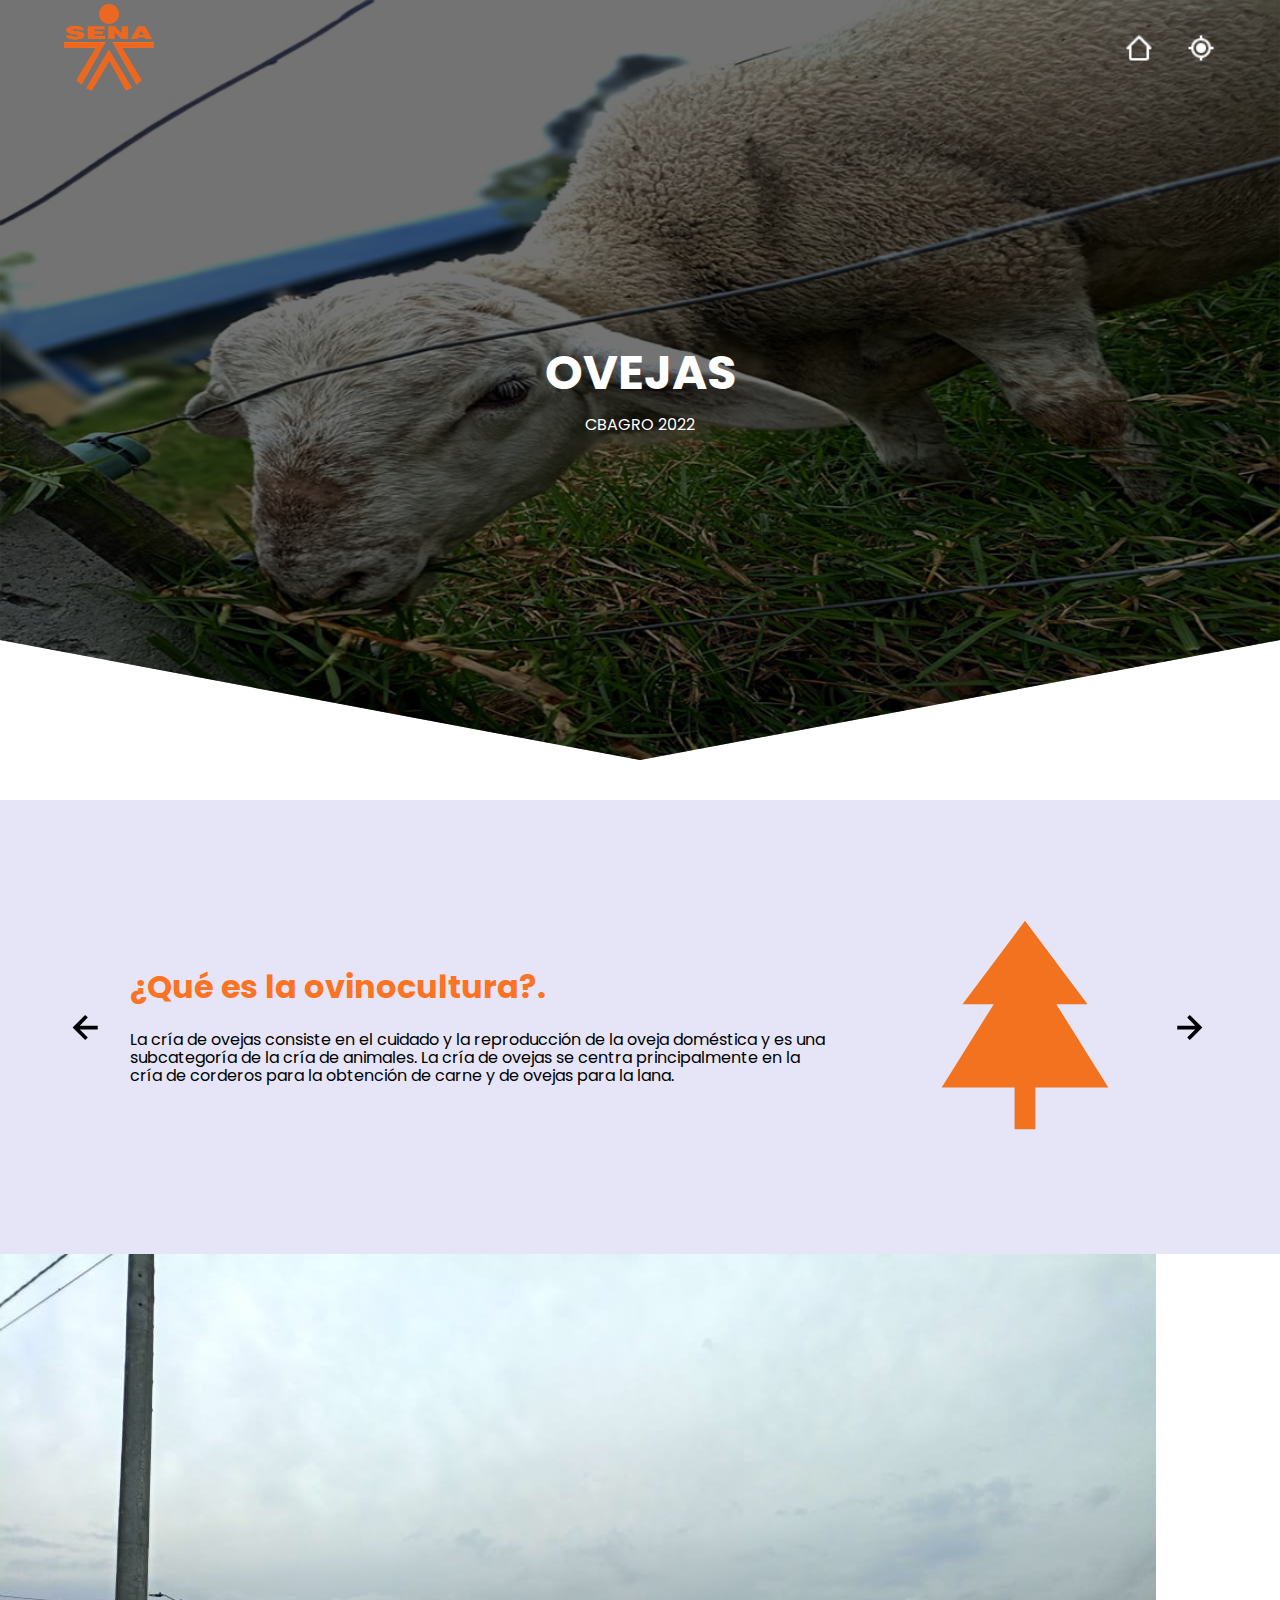
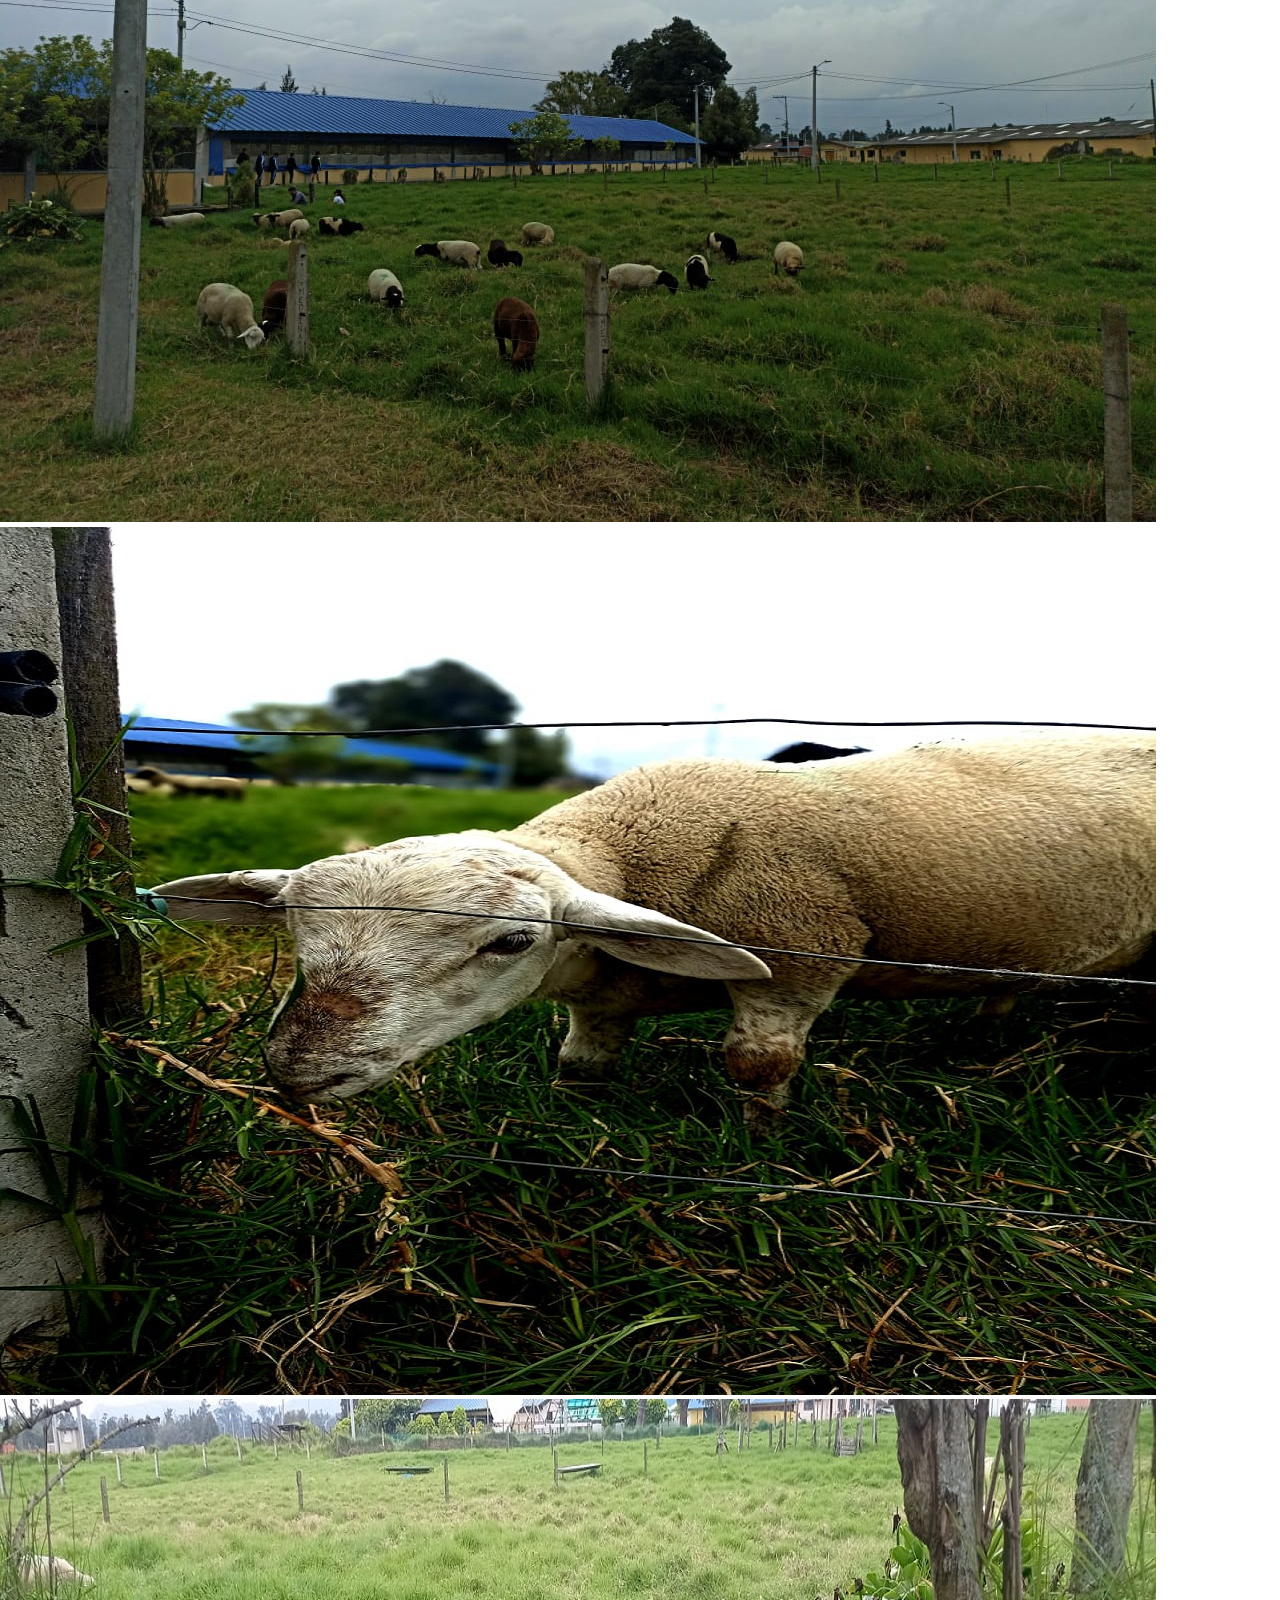
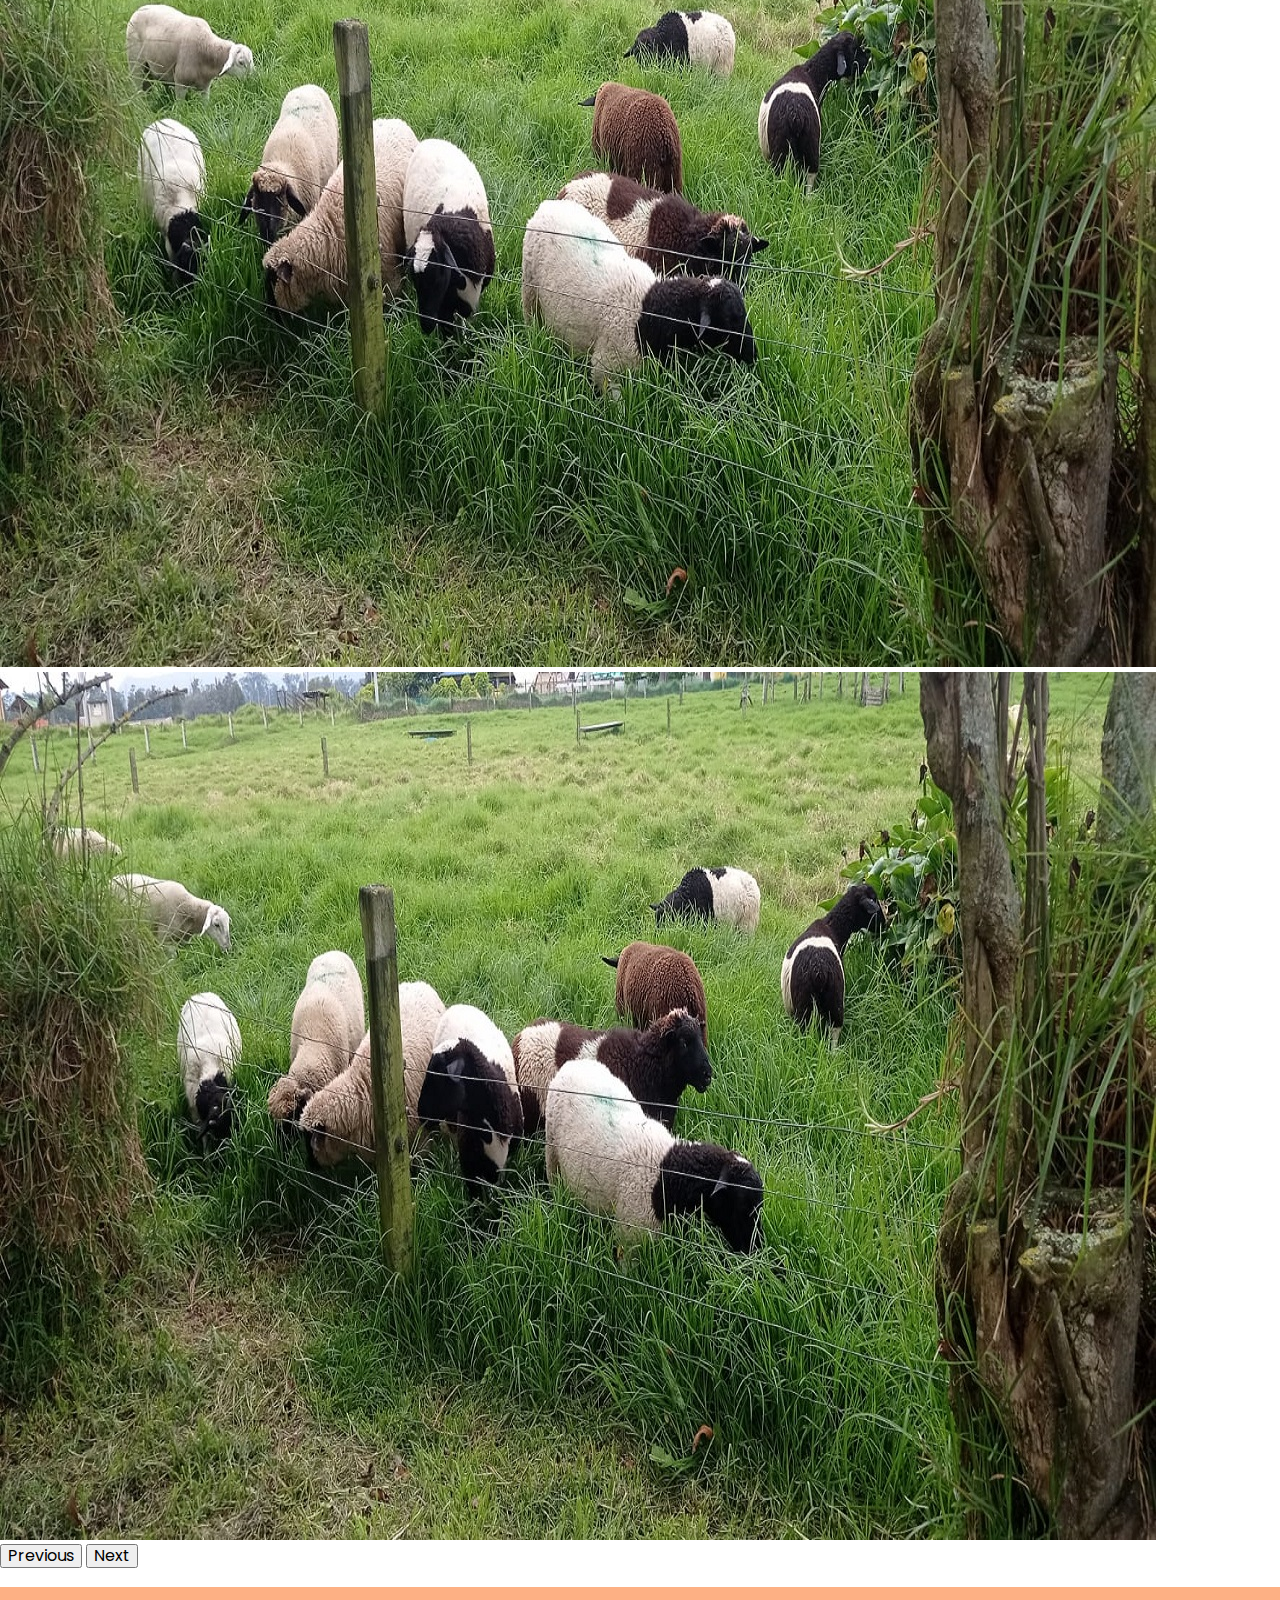
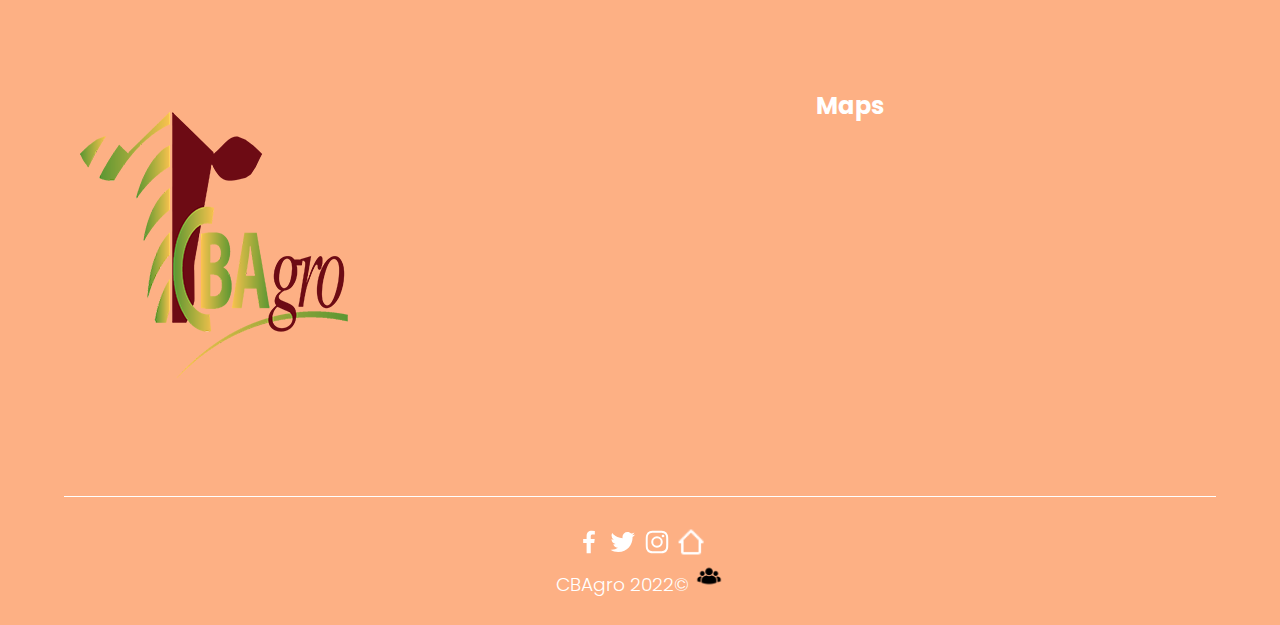
<file: Paginas/Ovejas.html>
<!DOCTYPE html>
<html lang="es">

<head>
    <meta charset="UTF-8">
    <meta http-equiv="X-UA-Compatible" content="IE=edge">
    <meta name="viewport" content="width=device-width, initial-scale=1.0">
    <title>SENA</title>
    <link href="https://cdn.jsdelivr.net/npm/bootstrap@5.1.3/dist/css/bootstrap.min.css" rel="stylesheet"
        integrity="sha384-1BmE4kWBq78iYhFldvKuhfTAU6auU8tT94WrHftjDbrCEXSU1oBoqyl2QvZ6jIW3" crossorigin="anonymous">
    <link rel="shortcut icon" href="../img/CBAGRO.png" type="image/x-icon">
    <link rel="stylesheet" href="../css/normalize.css">
    <link rel="stylesheet" href="../css/Ovejas.css">
    <link rel="stylesheet" href="../css/Main.css">
    <meta name="theme-color" content="#2091F9">
</head>

<body>
    <section id="inicio">
        <header class="hero">
            <nav class="nav container">
                <div class="nav__logo">
                    <img src="../img/sena.png" alt="" width="90PX" height="90PX">
                </div>
                <ul class="nav__link nav__link--menu">
                    <li class="nav__items">
                        <a href="../index.html" class="nav__links">
                            <img src="../img/casa.png" class="footer__img">
                        </a>
                    </li>
                    <li class="nav__items">
                        <a href="#ubicacion" class="nav__links">
                            <img src="../img/ubicacion.png" class="footer__img">
                        </a>
                    </li>

                   

                    <img src="../img/close.svg" class="nav__close">
                </ul>
                <div class="nav__menu">
                    <img src="../img/menu.svg" class="nav__img">
                </div>
            </nav>
            <section class="hero__container container">
                <h1 class="hero__title">OVEJAS</h1>
                <p class="hero__paragraph">CBAGRO 2022 </p>

            </section>
        </header>
    </section>
    
    <main>

       
        <section class="testimony">
            <div class="testimony__container container">
                <img src="../img/leftarrow.svg" class="testimony__arrow" id="before">

                <section class="testimony__body testimony__body--show" data-id="1">
                    <div class="testimony__texts">
                        <h2 class="subtitle">¿Qué es la ovinocultura?.</h2>
                        <p class="testimony__review">La cría de ovejas consiste en el cuidado y la reproducción de la oveja doméstica y es una subcategoría de la cría de animales. La cría de ovejas se centra principalmente en la cría de corderos para la obtención de carne y de ovejas para la lana.
                        </p>
                    </div>

                    <figure class="testimony__picture">
                        <img src="../img/shapes.svg" class="testimony__img">
                    </figure>
                </section>

                <section class="testimony__body" data-id="2">
                    <div class="testimony__texts">
                        <h2 class="subtitle">¿Para qué sirve? </h2>
                        <p class="testimony__review">Los animales que conforman el ganado ovino son buenos productores de leche y carne, pero también lo son como proveedores de lana que se emplea en la industria textil para la confección de diversos tipos de tela, entre ellos, la lana.</p>
                    </div>

                    <figure class="testimony__picture">
                        <img src="../img/paint.svg" class="testimony__img">
                    </figure>
                </section>

                <section class="testimony__body" data-id="3">
                    <div class="testimony__texts">
                        <h2 class="subtitle">¿Para que utiliza el SENA la ovinocultura?. </h2>
                        <p class="testimony__review">Es importante continuar la capacitación y el intercambio de conocimientos. Este producto nos permite la transformación. La idea es que cada día se haga más enriquecedora la producción en la parte técnica y la lana que nos deja esta especie que nos sirve para muchas cosas.
                        </p>
                    </div>

                    <figure class="testimony__picture">
                        <img src="../img/code.svg" class="testimony__img">
                    </figure>
                </section>



                <img src="../img/rightarrow.svg" class="testimony__arrow" id="next">
            </div>
        </section>


        <div
        id="carouselExampleFade"
        class="carousel slide carousel-fade"
        data-bs-ride="carousel"
      >
        <div class="carousel-inner">
          <div class="carousel-item active">
            <img src="../img/OVEJAS1.jpeg" class="d-block w-100" alt="..." />
          </div>
          <div class="carousel-item">
            <img src="../img/OVEJAS2 - copia.jpeg" class="d-block w-100" alt="..." />
          </div>
          <div class="carousel-item">
            <img src="../img/ovejas3.jpeg" class="d-block w-100" alt="..." />
          </div>
          <div class="carousel-item">
            <img src="../img/ovejas4.jpeg" class="d-block w-100" alt="..." />
          </div>
        </div>
        <button
          class="carousel-control-prev"
          type="button"
          data-bs-target="#carouselExampleFade"
          data-bs-slide="prev"
        >
          <span class="carousel-control-prev-icon" aria-hidden="true"></span>
          <span class="visually-hidden">Previous</span>
        </button>
        <button
          class="carousel-control-next"
          type="button"
          data-bs-target="#carouselExampleFade"
          data-bs-slide="next"
        >
          <span class="carousel-control-next-icon" aria-hidden="true"></span>
          <span class="visually-hidden">Next</span>
        </button>
      </div>
      <br>

        <footer class="footer">
            <section class="footer__container container">
                <nav class="nav nav--footer">
                    <h2 class="footer__title"> <img src="../img/CBAGRO.png" alt=""></h2>

                   
                </nav>

                <form class="footer__form" action="https://formspree.io/f/mknkkrkj" method="POST">
                    <h2 class="footer__newsletter">Maps</h2>
                    <div class="footer__inputs">
                        <iframe
                            src="https://www.google.com/maps/embed?pb=!1m18!1m12!1m3!1d3976.426607447238!2d-74.21781468523763!3d4.695703696589285!2m3!1f0!2f0!3f0!3m2!1i1024!2i768!4f13.1!3m3!1m2!1s0x8e3f9d58cf6e291b%3A0x8946ec678fcf04b4!2sSENA%20Mosquera%20-%20Centro%20de%20Biotecnolog%C3%ADa%20Agropecuaria%20(CBA)!5e0!3m2!1ses!2sco!4v1662243129723!5m2!1ses!2sco"
                            width="400" height="300" style="border:0;" allowfullscreen="" loading="lazy"
                            referrerpolicy="no-referrer-when-downgrade" id="ubicacion">
                        </iframe>
                    </div>
                </form>
            </section>

            <section class="footer__copy container" id="contacto">
                <div class="footer__social">
                    <a href="https://www.facebook.com/SENAMosqueraOficial/" class="footer__icons"><img
                            src="../img/facebook.svg" class="footer__img">
                    </a>
                    <a href="https://mobile.twitter.com/SENAComunica" class="footer__icons"><img
                            src="../img/twitter.svg" class="footer__img">
                    </a>
                    <a href="https://www.instagram.com/senacundinamarca/?hl=es" class="footer__icons"><img
                            src="../img/Instagram.svg" class="footer__img">
                    </a>

                    <a href="../index.html" class="nav__links">
                        <img src="../img/casa.png" class="footer__img">
                    </a>

                    
                </div>

                <h3 class="footer__copyright">CBAgro 2022&copy; <a href="./creadores de la pagina.html" class="footer__icons"><img
                    src="../img/grupo.png" class="footer__img"></a></h3>
            </section>
        </footer>
        <script src="https://cdn.jsdelivr.net/npm/bootstrap@5.1.3/dist/js/bootstrap.bundle.min.js"
            integrity="sha384-ka7Sk0Gln4gmtz2MlQnikT1wXgYsOg+OMhuP+IlRH9sENBO0LRn5q+8nbTov4+1p"
            crossorigin="anonymous"></script>
        <script src="../js/slider.js"></script>
        <script src="../js/questions.js"></script>
        <script src="../js/menu.js"></script>
</body>

</html>
</file>
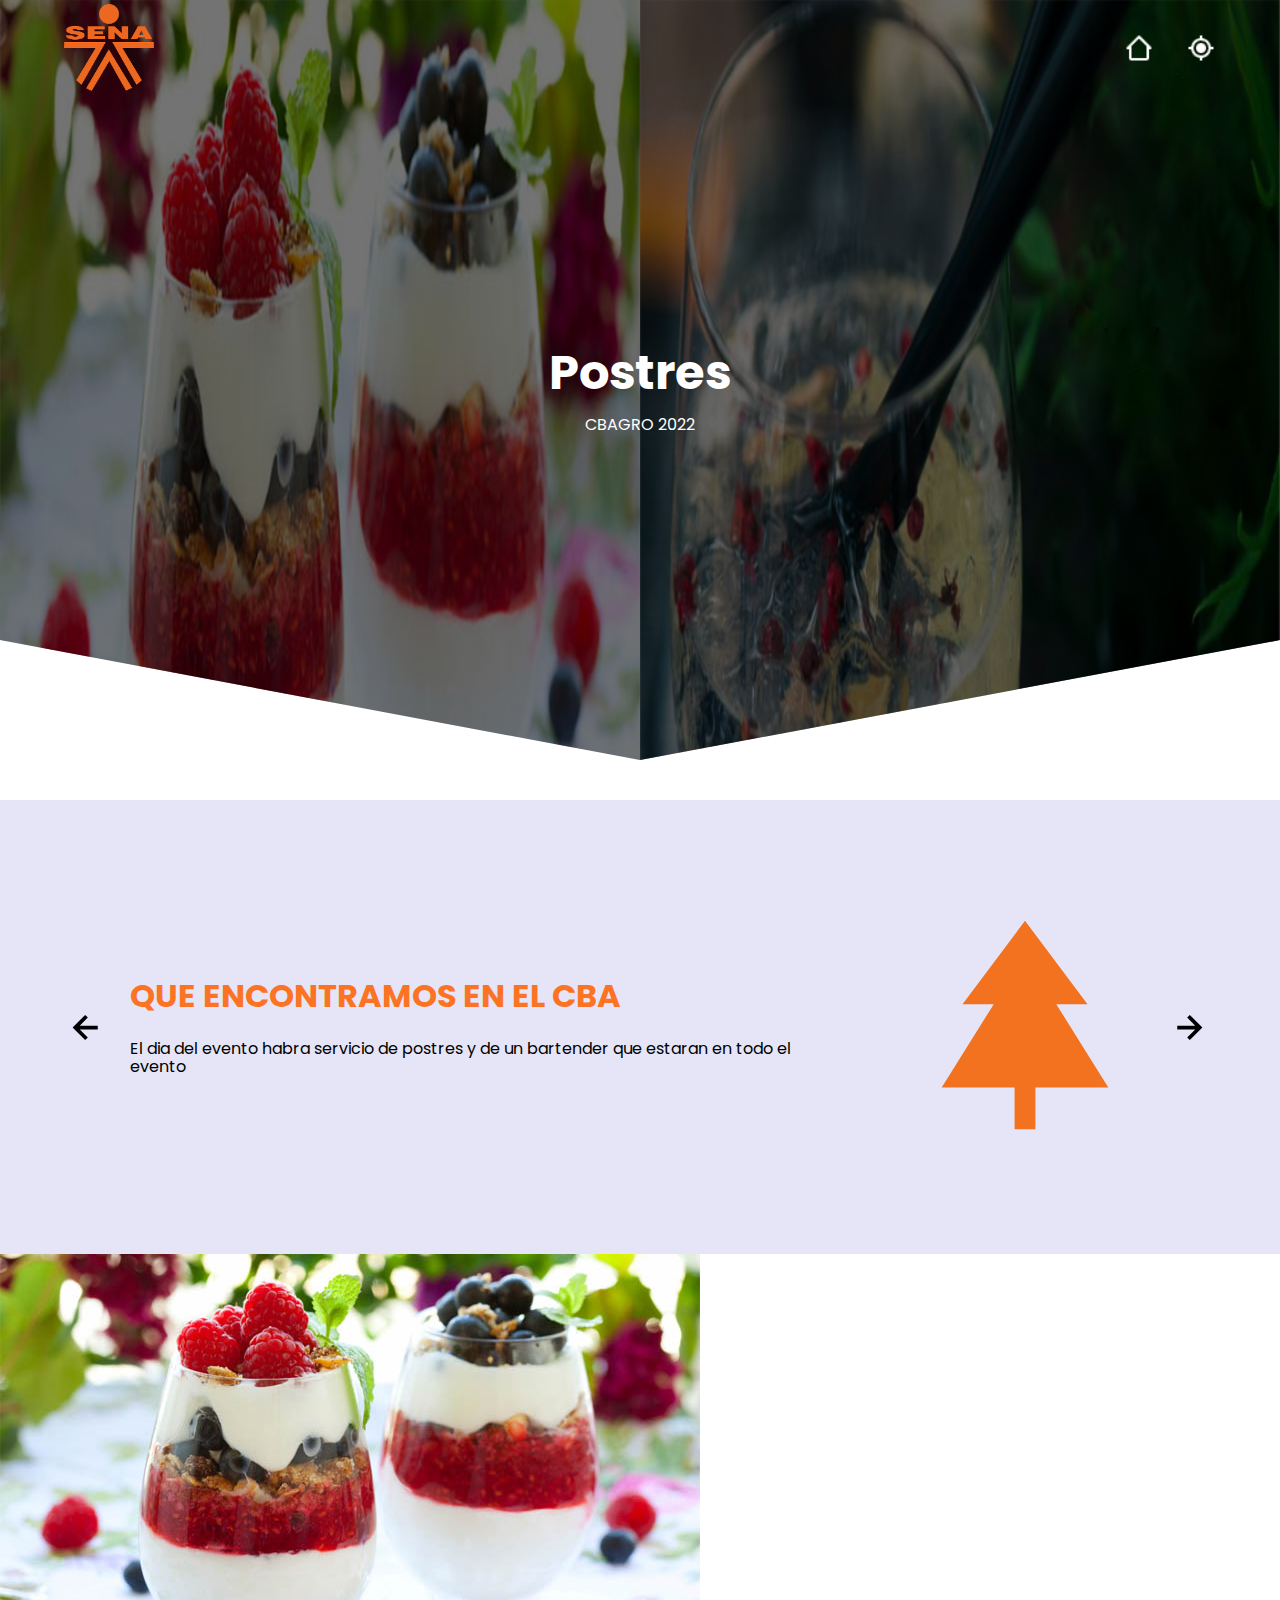
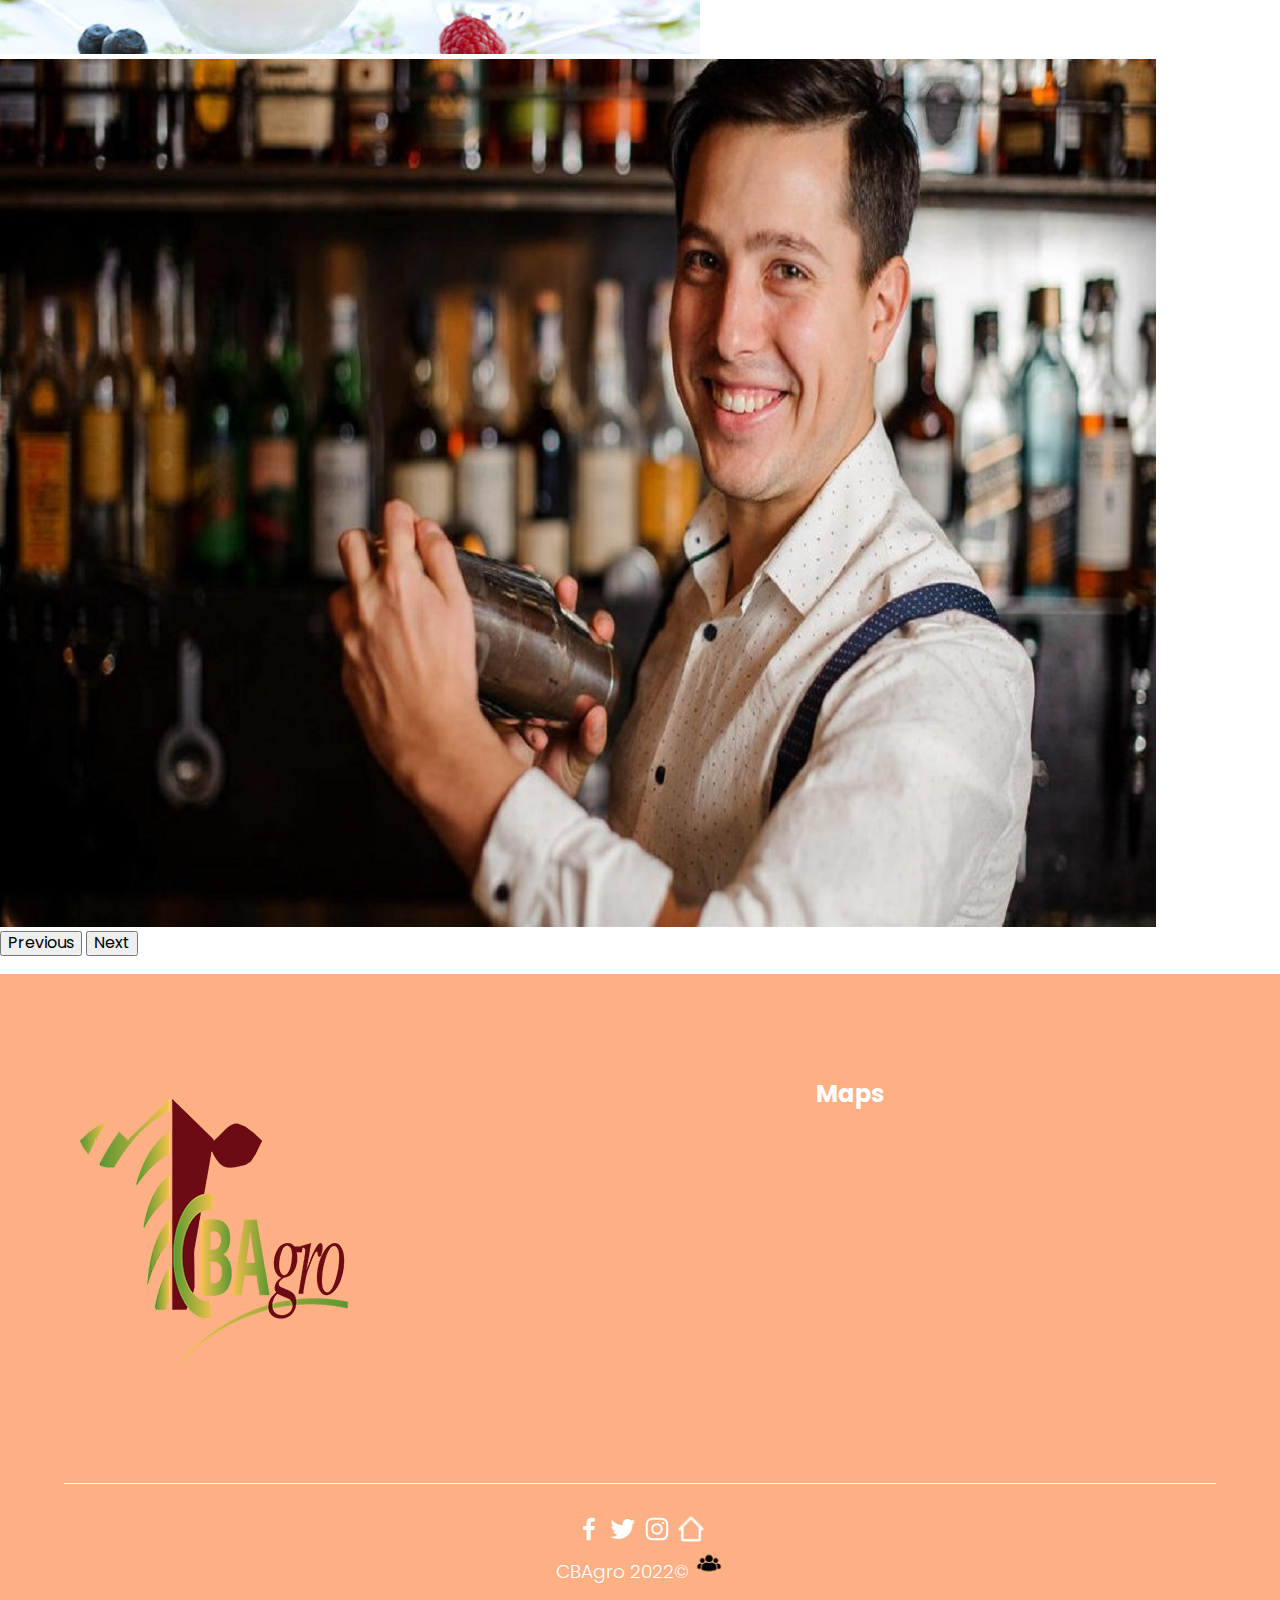
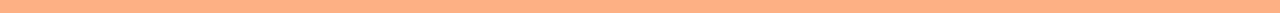
<file: Paginas/Postres.html>
<!DOCTYPE html>
<html lang="es">

<head>
    <meta charset="UTF-8">
    <meta http-equiv="X-UA-Compatible" content="IE=edge">
    <meta name="viewport" content="width=device-width, initial-scale=1.0">
    <title>SENA</title>
    <link href="https://cdn.jsdelivr.net/npm/bootstrap@5.1.3/dist/css/bootstrap.min.css" rel="stylesheet"
        integrity="sha384-1BmE4kWBq78iYhFldvKuhfTAU6auU8tT94WrHftjDbrCEXSU1oBoqyl2QvZ6jIW3" crossorigin="anonymous">
    <link rel="shortcut icon" href="../img/CBAGRO.png" type="image/x-icon">
    <link rel="stylesheet" href="../css/normalize.css">
    <link rel="stylesheet" href="../css/Postres.css">
    <link rel="stylesheet" href="../css/Main.css">
    <meta name="theme-color" content="#2091F9">
</head>

<body>
    <section id="inicio">
        <header class="hero">
            <nav class="nav container">
                <div class="nav__logo">
                    <img src="../img/sena.png" alt="" width="90PX" height="90PX">
                </div>
                <ul class="nav__link nav__link--menu">
                    <li class="nav__items">
                        <a href="../index.html" class="nav__links">
                            <img src="../img/casa.png" class="footer__img">
                        </a>
                    </li>
                    <li class="nav__items">
                        <a href="#ubicacion" class="nav__links">
                            <img src="../img/ubicacion.png" class="footer__img">
                        </a>
                    </li>

                   

                    <img src="../img/close.svg" class="nav__close">
                </ul>
                <div class="nav__menu">
                    <img src="../img/menu.svg" class="nav__img">
                </div>
            </nav>
            <section class="hero__container container">
                <h1 class="hero__title">Postres</h1>
                <p class="hero__paragraph">CBAGRO 2022 </p>

            </section>
        </header>
    </section>
    <main>

       
        <section class="testimony">
            <div class="testimony__container container">
                <img src="../img/leftarrow.svg" class="testimony__arrow" id="before">

                <section class="testimony__body testimony__body--show" data-id="1">
                    <div class="testimony__texts">
                        <h2 class="subtitle">QUE ENCONTRAMOS EN EL CBA</h2>
                        <p class="testimony__review">El dia del evento habra servicio de postres y de un bartender que estaran en todo el evento
                        </p>
                    </div>

                    <figure class="testimony__picture">
                        <img src="../img/shapes.svg" class="testimony__img">
                    </figure>
                </section>

                <section class="testimony__body" data-id="2">
                    <div class="testimony__texts">
                        <h2 class="subtitle">¿Con qué fin lo hace? </h2>
                        <p class="testimony__review">Responder al desarrollo social y técnico de las familias productoras del
                            campo Colombiano para mejorar la empleabilidad, asegurar la permanencia de los jóvenes en el
                            campo y a su vez el intercambio generacional, incrementar el ingreso familiar, fortalecer el
                            proceso formativo por medio de las metodologías de extensión agropecuaria en el marco del
                            desarrollo sostenible.</p>
                    </div>

                    <figure class="testimony__picture">
                        <img src="../img/paint.svg" class="testimony__img">
                    </figure>
                </section>

                <section class="testimony__body" data-id="3">
                    <div class="testimony__texts">
                        <h2 class="subtitle">¿Cómo trabaja la estrategia?. </h2>
                        <p class="testimony__review">La ley 1876 de 2017 en la cual se establece el Sistema Nacional de
                            Innovación Agropecuaria - SNIA, habilita al SENA para participar en dos subsistemas: Subsistema
                            Nacional de Extensión Agropecuaria y en el Subsistema Nacional de Formación y Capacitación para
                            la Innovación Agropecuaria. Espacios que facilitan la interacción entre actores del sector
                            agropecuario a nivel nacional con el fin de incrementar la pertinencia de los programas y
                            proyectos institucionales para las comunidades.</p>
                    </div>

                    <figure class="testimony__picture">
                        <img src="../img/code.svg" class="testimony__img">
                    </figure>
                </section>



                <img src="../img/rightarrow.svg" class="testimony__arrow" id="next">
            </div>
        </section>

    
        <div
        id="carouselExampleFade"
        class="carousel slide carousel-fade"
        data-bs-ride="carousel"
      >
        <div class="carousel-inner">
          <div class="carousel-item active">
            <img src="../img/postres.jpg" class="d-block w-100" alt="..." />
          </div>
          <div class="carousel-item">
            <img src="../img/bartender-1-1024x576.jpg" class="d-block w-100" alt="..." />
          </div>
        </div>
        <button
          class="carousel-control-prev"
          type="button"
          data-bs-target="#carouselExampleFade"
          data-bs-slide="prev"
        >
          <span class="carousel-control-prev-icon" aria-hidden="true"></span>
          <span class="visually-hidden">Previous</span>
        </button>
        <button
          class="carousel-control-next"
          type="button"
          data-bs-target="#carouselExampleFade"
          data-bs-slide="next"
        >
          <span class="carousel-control-next-icon" aria-hidden="true"></span>
          <span class="visually-hidden">Next</span>
        </button>
      </div>
      <br>

        <footer class="footer">
            <section class="footer__container container">
                <nav class="nav nav--footer">
                    <h2 class="footer__title"> <img src="../img/CBAGRO.png" alt=""></h2>

                   
                </nav>

                <form class="footer__form" action="https://formspree.io/f/mknkkrkj" method="POST">
                    <h2 class="footer__newsletter">Maps</h2>
                    <div class="footer__inputs">
                        <iframe
                            src="https://www.google.com/maps/embed?pb=!1m18!1m12!1m3!1d3976.426607447238!2d-74.21781468523763!3d4.695703696589285!2m3!1f0!2f0!3f0!3m2!1i1024!2i768!4f13.1!3m3!1m2!1s0x8e3f9d58cf6e291b%3A0x8946ec678fcf04b4!2sSENA%20Mosquera%20-%20Centro%20de%20Biotecnolog%C3%ADa%20Agropecuaria%20(CBA)!5e0!3m2!1ses!2sco!4v1662243129723!5m2!1ses!2sco"
                            width="400" height="300" style="border:0;" allowfullscreen="" loading="lazy"
                            referrerpolicy="no-referrer-when-downgrade" id="ubicacion">
                        </iframe>
                    </div>
                </form>
            </section>

            <section class="footer__copy container" id="contacto">
                <div class="footer__social">
                    <a href="https://www.facebook.com/SENAMosqueraOficial/" class="footer__icons"><img
                            src="../img/facebook.svg" class="footer__img">
                    </a>
                    <a href="https://mobile.twitter.com/SENAComunica" class="footer__icons"><img
                            src="../img/twitter.svg" class="footer__img">
                    </a>
                    <a href="https://www.instagram.com/senacundinamarca/?hl=es" class="footer__icons"><img
                            src="../img/Instagram.svg" class="footer__img">
                    </a>

                    <a href="../index.html" class="nav__links">
                        <img src="../img/casa.png" class="footer__img">
                    </a>

                    
                </div>

                <h3 class="footer__copyright">CBAgro 2022&copy; <a href="./creadores de la pagina.html" class="footer__icons"><img
                    src="../img/grupo.png" class="footer__img"></a></h3>
            </section>
        </footer>
        <script src="https://cdn.jsdelivr.net/npm/bootstrap@5.1.3/dist/js/bootstrap.bundle.min.js"
            integrity="sha384-ka7Sk0Gln4gmtz2MlQnikT1wXgYsOg+OMhuP+IlRH9sENBO0LRn5q+8nbTov4+1p"
            crossorigin="anonymous"></script>
        <script src="../js/slider.js"></script>
        <script src="../js/questions.js"></script>
        <script src="../js/menu.js"></script>
</body>

</html>
</file>
<file: css/estilos.css>
@import url('https://fonts.googleapis.com/css2?family=Poppins:wght@300;400;600;700&display=swap');
@import url("https://fonts.googleapis.com/css2?family=Poppins:wght@400;500;600&family=Roboto:ital,wght@0,500;1,400&display=swap");

:root {
    --padding-container: 100px 0;
    --color-title: #fc7323;
}

body {
    font-family: 'Poppins', sans-serif;
}

.container {
    margin:0;
    padding: 0;
    box-sizing: border-box;
    width: 90%;
    max-width: 1200px;
    margin: 0 auto;
    overflow: hidden;
    padding: var(--padding-container);
}
.contenedortabla{
    width: 100%;
    max-width:1100px;
    margin: auto;
    height:100vh;
    display: flex;
    justify-content: center;
    align-items: center;
    flex-wrap: wrap;
}


/* Clients */

.cards{
    display: flex;
    justify-content: space-evenly;
}

.cards .card{
    background: #fc7323c2;
    display: flex;
    width: 70px;
    height: 200px;
    align-items: center;
    justify-content: space-evenly;
    border-radius: 5px;
    box-shadow: 0 0 6px 0 rgba(0, 0, 0, 0.6);
}



.cards .card > .contenido-texto-card{
    width: 90%;
    color: #fff;
}

.cards .card > .contenido-texto-card p{
    font-weight: 300;
    padding-top: 25px;
}













.hero {
    width: 100%;
    height: 100vh;
    min-height: 600px;
    max-height: 800px;
    position: relative;
    display: grid;
    grid-template-rows: 100px 1fr;
    color: #fff;
}

.hero::before {
    content: "";
    position: absolute;
    top: 0;
    left: 0;
    width: 100%;
    height: 100%;
    background-image: linear-gradient(180deg, #0000008c 0%, #0000008c 100%), url('../img/6.jpeg');
    background-size: cover;
    clip-path: polygon(0 0, 100% 0, 100% 80%, 50% 95%, 0 80%);
    z-index: -1;
    animation:carousel 28s infinite linear;
}


/* Testimony */

.testimony{
    background-color: #e5e5f7;
}

.testimony__container{
    display: grid;
    grid-template-columns: 50px 1fr 50px;
    gap: 1em;
    align-items: center;
}

.testimony__body{
    display: grid;
    grid-template-columns: 1fr max-content;
    justify-content: space-between;
    align-items: center;
    gap: 2em;
    grid-column: 2/3;
    grid-row: 1/2;
    opacity: 0;
    pointer-events: none;
}


.testimony__img{
    width: 250px;
    height: 250px;
    border-radius: 50%;
    object-fit: cover;
    object-position: 50% 30%;
}

.testimony__body--show{
    pointer-events: unset;
    opacity: 1;
    transition: opacity 1.5s ease-in-out;
}



.testimony__texts{
    max-width: 700px;
 
}

.testimony__course{
    background-color: royalblue;
    color: #fff;
    display: inline-block;
    padding: 5px;
}

.testimony__arrow{
    width: 90%;
    cursor: pointer;
}


/* Services */

.subtitulo1{
    color: var(--color-title);
    font-size: 2rem;
    margin-bottom: 25px;
}

.contenedor-servicio{
    display: flex;
    justify-content: space-evenly;
    align-items: center;
    flex-wrap: wrap;
}

.contenedor-servicio img{
    width: 40%;
}

.checklist-servicio{
    width: 45%;
}

.service{
    margin-bottom: 20px;
}

.n-service{
    margin-bottom: 7px;
    color: #9f8ad0;
}
.number{
    display: inline-block;
    /* 02 */
    background-image: linear-gradient(to top, #a18cd1 0%, #fbc2eb 100%);
    line-height: 30px;
    text-align: center;
    border-radius: 50%;
    margin-right: 5px;
    width: 30px;
    height: 30px;
    color: #fff;
    font-weight: 700;
}













/* Nav */

.nav {
    --padding-container: 0;
    height: 100%;
    display: flex;
    align-items: center;
}

.nav__title {
    font-weight: 300;
}

.nav__link {
    margin-left: auto;
    padding: 0;
    display: grid;
    grid-auto-flow: column;
    grid-auto-columns: max-content;
    gap: 2em;
}

.nav__items {
    list-style: none;
}

.nav__links {
    color: #fff;
    text-decoration: none;
}

.nav__menu {
    margin-left: auto;
    cursor: pointer;
    display: none;
}

.nav__img {
    display: block;
    width: 30px;
}


.nav__close {
    display: var(--show, none);
}


/* Hero container */

.hero__container {
    max-width: 800px;
    --padding-container: 0;
    display: grid;
    grid-auto-rows: max-content;
    align-content: center;
    gap: 1em;
    padding-bottom: 100px;
    text-align: center;
}

.hero__title {
    font-size: 3rem;
}

.hero__paragraph {
    margin-bottom: 20px;
}

.cta {
    display: inline-block;
    background-color: #fc7323;
    justify-self: center;
    color: #fff;
    text-decoration: none;
    padding: 13px 30px;
    border-radius: 32px;
}

/* About */

.about {
    text-align: center;
}

.subtitle {
    color: var(--color-title);
    font-size: 2rem;
    margin-bottom: 25px;
}


.about__paragraph {
    line-height: 1.7;
}

.about__main {
    padding-top: 80px;
    display: grid;
    width: 90%;
    margin: 0 auto;
    gap: 1em;
    overflow: hidden;
    grid-template-columns: repeat(auto-fit, minmax(260px, auto));
}


.about__icons {
    display: grid;
    gap: 1em;
    justify-items: center;
    width: 260px;
    overflow: hidden;
    margin: 0 auto;
}

.about__icon {
    width: 40px;
}

/* Knowledge */

.knowledge {
    background-color: #e5e5f7;
    background-image: radial-gradient(#fc7323 0.5px, transparent 0.5px), radial-gradient(#fc7323 0.5px, #e5e5f7 0.5px);
    background-size: 20px 20px;
    background-position: 0 0, 10px 10px;
    overflow: hidden;
}

.knowledge__container{
    display: grid;
    grid-template-columns: 1fr 1fr;
    gap: 1em;
    align-items: center;
}

.knowledge__picture{
    max-width: 500px;
}

.knowledge__paragraph{
    line-height: 1.7;
    margin-bottom: 30px;
}

.knowledge__img{
    width: 100%;
    display: block;
}

/* price */

.price{
    text-align: center;
}

.price__table{
    padding-top: 60px;
    display: flex;
    flex-wrap: wrap;
    gap: 2.5em;
    justify-content: space-evenly;
    align-items: center;
}

.price__element{
    background-color: #e5e5f7;
    text-align: center;
    border-radius: 10px;
    width: 330px;
    padding: 40px;
    --color-plan: #696871;
    --color-price: #fc7323;
    --bg-cta: #fff;
    --color-cta: #fc7323;
    --color-items: #696871;
}

.price__element--best{
    width: 370px;
    padding: 60px 40px;
    background-color: #FF7143;
    --color-plan: rgb(255 255 255 / 75%);
    --color-price: #fff;
    --bg-cta: #9F3919;
    --color-cta: #FFF;
    --color-items: #fff;
}


.price__name{
    color: var(--color-plan);
    margin-bottom: 15px;
    font-weight: 300;
}

.price__price{
    font-size: 2.5rem;
    color: var(--color-price);
}

.price__items{
    margin-top: 35px;
    display: grid;
    gap: 1em;
    font-weight: 300;
    font-size: 1.2rem;
    margin-bottom: 50px;
    color: var(--color-items);
}

.price__cta{
    display: block;
    padding: 20px 0;
    border-radius: 10px;
    text-decoration: none;
    background-color: var(--bg-cta);
    font-weight: 600;
    color: var(--color-cta);
    box-shadow: 0 0 1px rgba(0, 0, 0, .5);
}



/* Questions */

.questions{
    text-align: center;
}

.questions__container{
    display: grid;
    gap: 2em;
    padding-top: 50px;
    padding-bottom: 100px;
}

.questions__padding{
    padding: 0;
    transition: padding .3s;
    border: 1px solid #fc7323;
    border-radius: 6px;
}

.questions__padding--add{
    padding-bottom: 30px;
}

.questions__answer{
    padding: 0 30px 0;
    overflow: hidden;
}

.questions__title{
    text-align: left;
    display: flex;
    font-size: 20px;
    padding: 30px 0 30px;
    cursor: pointer;
    color: var(--color-title);
    justify-content: space-between;
}

.questions__arrow{
    border-radius: 50%;
    background-color: var(--color-title);
    width: 25px;
    height: 25px;
    display: flex;
    justify-content: center;
    align-items: center;
    align-self: flex-end;
    margin-left: 10px;
    transition:  transform .3s;
}

.questions__arrow--rotate{
    transform: rotate(180deg);
}

.questions__show{
    text-align: left;
    height: 0;
    transition: height .3s;
}

.questions__img{
    display: block;
}

.questions__copy{
    width: 60%;
    margin: 0 auto;
    margin-bottom: 30px;
}

/* Footer */

.footer{
    background-color: #fc73238f;
}

.footer__title{
    font-weight: 300px;
    font-size: 2rem;
    margin-bottom: 30px;
}

.footer__title, .footer__newsletter{
    color: #fff;
}


.footer__container{
    display: flex;
    justify-content: space-between;
    align-items: center;
    border-bottom: 3px solid #fff;
    padding-bottom: 100px;
}

.nav--footer{
    padding-bottom: 20px;
    display: grid;
    gap: 1em;
    grid-auto-flow: row;
    height: 100%;
}

.nav__link--footer{
    display: flex;
    margin: 0;
    margin-right: 20px;
    flex-wrap: wrap;
}

.footer__inputs{
    margin-top: 10px;
    display: flex;
    overflow: hidden;
}

.footer__input{
    background-color: #fff;
    height: 50px;
    display: block;
    padding-left: 10px;
    border-radius: 6px;
    font-size: 1rem;
    outline: none;
    border: none;
    margin-right: 16px;
}

.footer__submit{
    margin-left: auto;
    display: inline-block;
    height: 50px;
    padding: 0 20px ;
    background-color: #fc7323;
    border: none;
    font-size: 1rem;
    color: #fff;
    border-radius: 6px;
    cursor: pointer;
}

.footer__copy{
    --padding-container: 30px 0;
    text-align: center;
    color: #fff;
}

.footer__copyright{
    font-weight: 300;
}

.footer__icons{
    margin-bottom: 10px;
}

.footer__img{
    width: 30px;
}


@keyframes carousel {
    0% {
      background-image: linear-gradient(to top, rgba(235, 114, 59, 0.486) 0%, hsla(218, 68%, 79%, 0.514) 100%), url(../img/6.jpeg);
    }
  
    25% {
      background-image: linear-gradient(to top, rgba(235, 114, 59, 0.486) 0%, hsla(218, 68%, 79%, 0.514) 100%), url(../img/6.jpeg);
    }
  
    26% {
      background-image: linear-gradient(to top, rgba(235, 114, 59, 0.486) 0%, hsla(220, 2%, 24%, 0.514) 100%), url(../img/10.jpeg);
    }
  
    50% {
      background-image: linear-gradient(to top, rgba(235, 114, 59, 0.486) 0%, hsla(220, 2%, 24%, 0.514) 100%), url(../img/10.jpeg);
    }
  
    51% {
      background-image: linear-gradient(to top, rgba(235, 114, 59, 0.486) 0%, hsla(220, 2%, 24%, 0.514) 100%), url(../img/23.jpeg);
    }
  
    75% {
      background-image: linear-gradient(to top, rgba(235, 114, 59, 0.486) 0%, hsla(220, 2%, 24%, 0.514) 100%), url(../img/23.jpeg);
    }
  
    76% {
      background-image: linear-gradient(to top, rgba(235, 114, 59, 0.486) 0%, hsla(220, 2%, 24%, 0.514) 100%), url(../img/abejas5.jpg);
    }
  
    100% {
      background-image: linear-gradient(to top, rgba(235, 114, 59, 0.486) 0%, hsla(220, 2%, 24%, 0.514) 100%), url(../img/abejas5.jpg);
    }
  }
  


/* Media queries */

@media (max-width:800px){
    .nav__menu{
        display: block;
    }

    .nav__link--menu{
        position: fixed;
        background-color: #fc7323;
        top: 0;
        left: 0;
        height: 100%;
        width: 100%;
        display: flex;
        flex-direction: column;
        justify-content: space-evenly;
        align-items: center;
        z-index: 100;
        opacity: 0;
        pointer-events: none;
        transition: .7s opacity;
    }

    .nav__link--show{
        --show: block;
        opacity:1 ;
        pointer-events: unset;
    }

    .nav__close{
        position: absolute;
        top: 30px;
        right: 30px;
        width: 30px;
        cursor: pointer;
    }

    .testimony__container{
        grid-template-columns: 30px 1fr 30px;
    }

    .testimony__body{
        grid-template-columns: 1fr;
        grid-template-rows: max-content max-content;
        gap: 3em;
        justify-items:center ;
    }


    .testimony__img{
        width: 200px;
        height: 200px;
        
    }



    .hero__title{
        font-size: 2.5rem;
    }


    .about__main{
        gap: 2em;
        font-size: 1.8rem;
    }

    .about__icons:last-of-type{
        grid-column: 1/-1;
    }


    .knowledge__container{
        grid-template-columns: 1fr;
        grid-template-rows: max-content 1fr;
        gap: 3em;
        text-align: center;
    }

    .knowledge__picture{
        grid-row: 1/2;
        justify-self: center;
    }

    
    .questions__copy{
        width: 100%;
    }

    .footer__container{
        flex-wrap: wrap;
    }

    .nav--footer{
        width: 100%;
        justify-items: center;
    }

    .nav__link--footer{
        width: 100%;
        justify-content: space-evenly;
        margin: 0;
    }

    .footer__form{
        width: 100%;
        justify-content: space-evenly;
    }

    .footer__input{
        flex: 1;
    }
    


}

@media (max-width:600px){
    .hero__title{
        font-size: 2rem;
    }

    .hero__paragraph{
        font-size: 1rem;
    }

    .subtitle{
        font-size: 1.8rem;
    }

    .price__element{
        width: 90%;
    }

    .price__element--best{
        width: 90%;
        /* padding: 40px; */
    }

    .price__price{
        font-size: 2rem;
    }

    .testimony{
        --padding-container: 60px 0;
    }

    .testimony__container{
        grid-template-columns: 28px 1fr 28px;
        gap: .9em;
    }

    .testimony__arrow{
        width: 100%;
    }

    .testimony__course{
        margin-top: 15px;
    }

    .testimony__title{
        font-size: 1rem;
    }

    .footer__title{
        justify-self: start;
        margin-bottom: 15px;
    }

    .nav--footer{
        padding-bottom: 60px;
    }

    .nav__link--footer{
        justify-content: space-between;
    }

    .footer__inputs{
        flex-wrap: wrap;
    }

    .footer__input{
        flex-basis: 100%;
        margin: 0;
        margin-bottom: 16px;
    }

    .footer__submit{
        margin-right: auto;
        margin-left: 0;
        

        /* 
        margin:0;
        width: 100%;
        */
    }
}



/* Clientes */

.cards{
    flex-direction: column;
    justify-content: center;
    align-items: center;
}

.cards .card{
    width: 80%;
}

.cards .card:first-child{
    margin-bottom: 30px;
}
</file>
<file: css/Main.css>
@import url("https://fonts.googleapis.com/css2?family=Poppins:wght@400;500;600&family=Roboto:ital,wght@0,500;1,400&display=swap");
:root {
  --body-font: "Poppins", sans-serif;
  --h1-font-size: 1.5rem;
  --h2-font-size: 1.25rem;
  --normal-font-size: 1rem;
  --small-font-size: .875rem;
}

*, ::before, ::after {
  box-sizing: border-box;
}

body {
  margin: 0;
  padding: 0;
  font-family: var(--body-font);
  font-size: var(--normal-font-size);
}

h1,
p {
  margin: 0;
}

a {
  text-decoration: none;
}

img {
  max-width: 100%;
  height: auto;
}

#cards1 {
  height: 80vh;
  display: flex;
  justify-content: center;
  align-items: center;

}

#card {
  width: 320px;
  height: 400px;
  background-color:rgba(167, 167, 167, 0.75);
  border-radius: 1rem;
  padding: 4rem 2rem 0;
  color: #E9EAEC;
  overflow-y: hidden;
  margin: 10px;
}
#card_img {
  position: absolute;
  width: 260px;
  filter: drop-shadow(5px 10px 15px rgba(8, 9, 13, 0.4));
  margin: 10px;

}


#card_data {
  transform: translateY(13.2rem);
  text-align: center;
}
#card_title {
  font-size: var(--h1-font-size);
  color: #E9EAEC;
  margin-bottom: 0.5rem;
}
#card_preci {
  display: inline-block;
  font-size: var(--h2-font-size);
  font-weight: 500;
  margin-bottom: 1.25rem;
}
#card_description {
  font-size: var(--small-font-size);
  text-align: initial;
  margin-bottom: 1.5rem;
  opacity: 0;
}
#card_button {
  display: block;
  width: -webkit-max-content;
  width: -moz-max-content;
  width: max-content;
  padding: 0.75rem 2rem;
  background-color: #fc7323;
  color: #E9EAEC;
  border-radius: 0.5rem;
  font-weight: 600;
  transition: 0.2s;
  opacity: 0;
}
#card_button:hover {
  box-shadow: 0 18px 40px -12px rgba(242, 162, 12, 0.35);
}
#card_img, #card_data, #card_title, #card_preci, #card_description {
  transition: 0.5s;
}

#card2 {
  background-color: #fc7323;
}

#card:hover #card_img {
  transform: translate(-1.5rem, -9.5rem) rotate(-30deg);
}
#card:hover #card_data {
  transform: translateY(4.8rem);
}
#card:hover #card_title {
  transform: translateX(-2.3rem);
  margin-bottom: 0;
}
#card:hover #card_preci {
  transform: translateX(-6.8rem);
}
#card:hover #card_description,
#card:hover #card_button {
  transition-delay: 0.2s;
  opacity: 1;
}

/*# 2 */

#cards2 {
  height: 50vh;
  display: flex;
  justify-content: center;
  align-items: center;

}

#card2 {
  width: 320px;
  height: 400px;
  background-color:#fc7323;
  border-radius: 1rem;
  padding: 4rem 2rem 0;
  color: #E9EAEC;
  overflow-y: hidden;
  margin: 10px;
}
#card_img2 {
  position: absolute;
  width: 260px;
  filter: drop-shadow(5px 10px 15px rgba(8, 9, 13, 0.4));
}
#card_data2 {
  transform: translateY(13.2rem);
  text-align: center;
}
#card_title2 {
  font-size: var(--h1-font-size);
  color: #E9EAEC;
  margin-bottom: 0.5rem;
}
#card_preci2 {
  display: inline-block;
  font-size: var(--h2-font-size);
  font-weight: 500;
  margin-bottom: 1.25rem;
}
#card_description2 {
  font-size: var(--small-font-size);
  text-align: initial;
  margin-bottom: 1.5rem;
  opacity: 0;
}
#card_button2 {
  display: block;
  width: -webkit-max-content;
  width: -moz-max-content;
  width: max-content;
  padding: 0.75rem 2rem;
  background-color:  #9F3919;
  color: #E9EAEC;
  border-radius: 0.5rem;
  font-weight: 600;
  transition: 0.2s;
  opacity: 0;
}
#card_button2:hover {
  box-shadow: 0 18px 40px -12px rgba(242, 162, 12, 0.35);
}
#card_img2, #card_data2, #card_title2, #card_preci2, #card_description2 {
  transition: 0.5s;
}

#card2 {
  background-color: #fc7323;
}

#card2:hover #card_img2 {
  transform: translate(-1.5rem, -9.5rem) rotate(-30deg);
}
#card2:hover #card_data2 {
  transform: translateY(4.8rem);
}
#card2:hover #card_title2 {
  transform: translateX(-2.3rem);
  margin-bottom: 0;
}
#card2:hover #card_preci2 {
  transform: translateX(-6.8rem);
}
#card2:hover #card_description2,
#card2:hover #card_button2 {
  transition-delay: 0.2s;
  opacity: 1;
}

@media (max-width:800px){
  #card{
    width: 300px;
    height: 300px;
    
  }
  }
@media (max-width:600px){
  #card{
  width: 200px;
  height: 200px;
  
}
}


@media (max-width:800px){
  #card_titl2{
    font-size: 30px;
   top: 60%;
    
  }
  }
@media (max-width:600px){
  #card_titl2{
    font-size: 30px;
   top: 60%;
  
}
}








@media (max-width:800px){
  #card2{
    width: 300px;
    height: 300px;
    
  }
  }
@media (max-width:600px){
  #card2{
  width: 200px;
  height: 200px;
  
}
}





@media (max-width:800px){
  #card_img{
    width: 150px;
    height: 150px;
    
  }
  }
@media (max-width:600px){
  #card_img{
  width: 100px;
  height: 100px;
  
}
}


@media (max-width:800px){
  #card_img2{
    width: 200px;
    height: 200px;
    
  }
  }
@media (max-width:600px){
  #card_img2{
  width: 100px;
  height: 100px;
  
}
}
</file>
<file: css/Apicultura.css>
@import url('https://fonts.googleapis.com/css2?family=Poppins:wght@300;400;600;700&display=swap');
@import url("https://fonts.googleapis.com/css2?family=Poppins:wght@400;500;600&family=Roboto:ital,wght@0,500;1,400&display=swap");

:root {
    --padding-container: 100px 0;
    --color-title: #fc7323;
}

body {
    font-family: 'Poppins', sans-serif;
}

.container {
    margin:0;
    padding: 0;
    box-sizing: border-box;
    width: 90%;
    max-width: 1200px;
    margin: 0 auto;
    overflow: hidden;
    padding: var(--padding-container);
}
.contenedortabla{
    width: 100%;
    max-width:1100px;
    margin: auto;
    height:100vh;
    display: flex;
    justify-content: center;
    align-items: center;
    flex-wrap: wrap;
}
.contenedortabla2{
    width: 100%;
    max-width:1000px;
    margin: auto;
    height:50vh;
    display: flex;
    justify-content: center;
    align-items: center;
    flex-wrap: wrap;
}

.tabla{
    width: 34%;
    height: 440px;
    margin: auto;
    border:1px solid#fc7323;
    border-radius: 4px;
    box-shadow: 0px 0px 4px 0px  #fc7323;
    padding: 60px;
    text-align: center;
    flex-grow: 1;
    color: #343759;
}
.tabla2{
    width: 34%;
    height: 440px;
    margin: auto;
    border:1px solid#fc7323;
    border-radius: 4px;
    box-shadow: 0px 0px 4px 0px  #fc7323;
    padding: 60px;
    text-align: center;
    flex-grow: 1;
    color: #343759;
}
.title2{
    color: #fc7323;
}

.tabla>h2{
    font-size:30px;
    margin-bottom:35px;
}

.tabla img{
    width: 64px;
    margin-bottom:35px;
}

.tabla > h3{
    font-size:30px;
    margin-bottom: 20px;
}

.tabla > p{
    display: block;
    margin-bottom:20px;
}



.tabla:hover{
    background: #fc7323;
    color: #f1f1f2;
    transition: .5s all;
    transform: scale(1.1);
    cursor: pointer;
}






.tabla2>h2{
    font-size:30px;
    margin-bottom:35px;
}


.tabla2 > h3{
    font-size:30px;
    margin-bottom: 20px;
}

.tabla2 > p{
    display: block;
    margin-bottom:20px;
}



.tabla2:hover{
    background: #fc7323;
    color: #f1f1f2;
    transition: .5s all;
    transform: scale(1.1);
    cursor: pointer;
}






.hero {
    width: 100%;
    height: 100vh;
    min-height: 600px;
    max-height: 800px;
    position: relative;
    display: grid;
    grid-template-rows: 100px 1fr;
    color: #fff;
}

.hero::before {
    content: "";
    position: absolute;
    top: 0;
    left: 0;
    width: 100%;
    height: 100%;
    background-image: linear-gradient(180deg, #0000008c 0%, #0000008c 100%), url('../img/ABEJAS3.jpg');
    background-size: cover;
    clip-path: polygon(0 0, 100% 0, 100% 80%, 50% 95%, 0 80%);
    z-index: -1;
    animation:carousel 28s infinite linear;
}


/* Nav */

.nav {
    --padding-container: 0;
    height: 100%;
    display: flex;
    align-items: center;
}

.nav__title {
    font-weight: 300;
}

.nav__link {
    margin-left: auto;
    padding: 0;
    display: grid;
    grid-auto-flow: column;
    grid-auto-columns: max-content;
    gap: 2em;
}

.nav__items {
    list-style: none;
}

.nav__links {
    color: #fff;
    text-decoration: none;
}

.nav__menu {
    margin-left: auto;
    cursor: pointer;
    display: none;
}

.nav__img {
    display: block;
    width: 30px;
}


.nav__close {
    display: var(--show, none);
}

/* Testimony */

.testimony{
    background-color: #e5e5f7;
}

.testimony__container{
    display: grid;
    grid-template-columns: 50px 1fr 50px;
    gap: 1em;
    align-items: center;
}

.testimony__body{
    display: grid;
    grid-template-columns: 1fr max-content;
    justify-content: space-between;
    align-items: center;
    gap: 2em;
    grid-column: 2/3;
    grid-row: 1/2;
    opacity: 0;
    pointer-events: none;
}


.testimony__img{
    width: 250px;
    height: 250px;
    border-radius: 50%;
    object-fit: cover;
    object-position: 50% 30%;
}

.testimony__body--show{
    pointer-events: unset;
    opacity: 1;
    transition: opacity 1.5s ease-in-out;
}



.testimony__texts{
    max-width: 700px;
 
}

.testimony__course{
    background-color: royalblue;
    color: #fff;
    display: inline-block;
    padding: 5px;
}

.testimony__arrow{
    width: 90%;
    cursor: pointer;
}





/* Hero container */

.hero__container {
    max-width: 800px;
    --padding-container: 0;
    display: grid;
    grid-auto-rows: max-content;
    align-content: center;
    gap: 1em;
    padding-bottom: 100px;
    text-align: center;
}

.hero__title {
    font-size: 3rem;
}

.hero__paragraph {
    margin-bottom: 20px;
}

.cta {
    display: inline-block;
    background-color: #fc7323;
    justify-self: center;
    color: #fff;
    text-decoration: none;
    padding: 13px 30px;
    border-radius: 32px;
}

/* About */

.about {
    text-align: center;
}

.subtitle {
    color: var(--color-title);
    font-size: 2rem;
    margin-bottom: 25px;
}


.about__paragraph {
    line-height: 1.7;
}

.about__main {
    padding-top: 80px;
    display: grid;
    width: 90%;
    margin: 0 auto;
    gap: 1em;
    overflow: hidden;
    grid-template-columns: repeat(auto-fit, minmax(260px, auto));
}


.about__icons {
    display: grid;
    gap: 1em;
    justify-items: center;
    width: 260px;
    overflow: hidden;
    margin: 0 auto;
}

.about__icon {
    width: 40px;
}

/* Knowledge */

.knowledge {
    background-color: #e5e5f7;
    background-image: radial-gradient(#fc7323 0.5px, transparent 0.5px), radial-gradient(#fc7323 0.5px, #e5e5f7 0.5px);
    background-size: 20px 20px;
    background-position: 0 0, 10px 10px;
    overflow: hidden;
}

.knowledge__container{
    display: grid;
    grid-template-columns: 1fr 1fr;
    gap: 1em;
    align-items: center;
}

.knowledge__picture{
    max-width: 500px;
}

.knowledge__paragraph{
    line-height: 1.7;
    margin-bottom: 15px;
}

.knowledge__img{
    width: 100%;
    display: block;
}

/* price */

.price{
    text-align: center;
}

.price__table{
    padding-top: 60px;
    display: flex;
    flex-wrap: wrap;
    gap: 2.5em;
    justify-content: space-evenly;
    align-items: center;
}

.price__element{
    background-color: #e5e5f7;
    text-align: center;
    border-radius: 10px;
    width: 330px;
    padding: 40px;
    --color-plan: #696871;
    --color-price: #fc7323;
    --bg-cta: #fff;
    --color-cta: #fc7323;
    --color-items: #696871;
}

.price__element--best{
    width: 370px;
    padding: 60px 40px;
    background-color: #FF7143;
    --color-plan: rgb(255 255 255 / 75%);
    --color-price: #fff;
    --bg-cta: #9F3919;
    --color-cta: #FFF;
    --color-items: #fff;
}


.price__name{
    color: var(--color-plan);
    margin-bottom: 15px;
    font-weight: 300;
}

.price__price{
    font-size: 2.5rem;
    color: var(--color-price);
}

.price__items{
    margin-top: 35px;
    display: grid;
    gap: 1em;
    font-weight: 300;
    font-size: 1.2rem;
    margin-bottom: 50px;
    color: var(--color-items);
}

.price__cta{
    display: block;
    padding: 20px 0;
    border-radius: 10px;
    text-decoration: none;
    background-color: var(--bg-cta);
    font-weight: 600;
    color: var(--color-cta);
    box-shadow: 0 0 1px rgba(0, 0, 0, .5);
}



/* Questions */

.questions{
    text-align: center;
}

.questions__container{
    display: grid;
    gap: 2em;
    padding-top: 50px;
    padding-bottom: 100px;
}

.questions__padding{
    padding: 0;
    transition: padding .3s;
    border: 1px solid #fc7323;
    border-radius: 6px;
}

.questions__padding--add{
    padding-bottom: 30px;
}

.questions__answer{
    padding: 0 30px 0;
    overflow: hidden;
}

.questions__title{
    text-align: left;
    display: flex;
    font-size: 20px;
    padding: 30px 0 30px;
    cursor: pointer;
    color: var(--color-title);
    justify-content: space-between;
}

.questions__arrow{
    border-radius: 50%;
    background-color: var(--color-title);
    width: 25px;
    height: 25px;
    display: flex;
    justify-content: center;
    align-items: center;
    align-self: flex-end;
    margin-left: 10px;
    transition:  transform .3s;
}

.questions__arrow--rotate{
    transform: rotate(180deg);
}

.questions__show{
    text-align: left;
    height: 0;
    transition: height .3s;
}

.questions__img{
    display: block;
}

.questions__copy{
    width: 60%;
    margin: 0 auto;
    margin-bottom: 30px;
}

/* Footer */

.footer{
    background-color: #fc73238f;
}

.footer__title{
    font-weight: 300;
    font-size: 2rem;
    margin-bottom: 30px;
}

.footer__title, .footer__newsletter{
    color: #fff;
}


.footer__container{
    display: flex;
    justify-content: space-between;
    align-items: center;
    border-bottom: 1px solid #fff;
    padding-bottom: 60px;
}

.nav--footer{
    padding-bottom: 20px;
    display: grid;
    gap: 1em;
    grid-auto-flow: row;
    height: 100%;
}

.nav__link--footer{
    display: flex;
    margin: 0;
    margin-right: 20px;
    flex-wrap: wrap;
}

.footer__inputs{
    margin-top: 10px;
    display: flex;
    overflow: hidden;
}

.footer__input{
    background-color: #fff;
    height: 50px;
    display: block;
    padding-left: 10px;
    border-radius: 6px;
    font-size: 1rem;
    outline: none;
    border: none;
    margin-right: 16px;
}

.footer__submit{
    margin-left: auto;
    display: inline-block;
    height: 50px;
    padding: 0 20px ;
    background-color: #fc7323;
    border: none;
    font-size: 1rem;
    color: #fff;
    border-radius: 6px;
    cursor: pointer;
}

.footer__copy{
    --padding-container: 30px 0;
    text-align: center;
    color: #fff;
}

.footer__copyright{
    font-weight: 300;
}

.footer__icons{
    margin-bottom: 10px;
}

.footer__img{
    width: 30px;
}

@keyframes carousel {
    0% {
      background-image: linear-gradient(to top, rgba(235, 114, 59, 0.486) 0%, hsla(218, 68%, 79%, 0.514) 100%), url(../img/ABEJAS2.jpg);
    }
  
    25% {
      background-image: linear-gradient(to top, rgba(235, 114, 59, 0.486) 0%, hsla(218, 68%, 79%, 0.514) 100%), url(../img/ABEJAS2.jpg);
    }
  
    26% {
      background-image: linear-gradient(to top, rgba(235, 114, 59, 0.486) 0%, hsla(220, 2%, 24%, 0.514) 100%), url(../img/abejas5.jpg);
    }
  
    50% {
      background-image: linear-gradient(to top, rgba(235, 114, 59, 0.486) 0%, hsla(220, 2%, 24%, 0.514) 100%), url(../img/abejas5.jpg);
    }
  
    51% {
      background-image: linear-gradient(to top, rgba(235, 114, 59, 0.486) 0%, hsla(220, 2%, 24%, 0.514) 100%), url(../img/abejas6.jpg);
    }
  
    75% {
      background-image: linear-gradient(to top, rgba(235, 114, 59, 0.486) 0%, hsla(220, 2%, 24%, 0.514) 100%), url(../img/abejas6.jpg);
    }
  
    76% {
      background-image: linear-gradient(to top, rgba(235, 114, 59, 0.486) 0%, hsla(220, 2%, 24%, 0.514) 100%), url(../img/ABEJA\ 1.jpg);
    }
  
    100% {
      background-image: linear-gradient(to top, rgba(235, 114, 59, 0.486) 0%, hsla(220, 2%, 24%, 0.514) 100%), url(../img/ABEJA\ 1.jpg);
    }
  }





/* Media queries */

@media (max-width:800px){
    .nav__menu{
        display: block;
    }

    .nav__link--menu{
        position: fixed;
        background-color: #fc7323;
        top: 0;
        left: 0;
        height: 100%;
        width: 100%;
        display: flex;
        flex-direction: column;
        justify-content: space-evenly;
        align-items: center;
        z-index: 100;
        opacity: 0;
        pointer-events: none;
        transition: .7s opacity;
    }

    .nav__link--show{
        --show: block;
        opacity:1 ;
        pointer-events: unset;
    }

    .nav__close{
        position: absolute;
        top: 30px;
        right: 30px;
        width: 30px;
        cursor: pointer;
    }

    .hero__title{
        font-size: 2.5rem;
    }


    .about__main{
        gap: 2em;
        font-size: 1.8rem;
    }

    .about__icons:last-of-type{
        grid-column: 1/-1;
    }


    .knowledge__container{
        grid-template-columns: 1fr;
        grid-template-rows: max-content 1fr;
        gap: 3em;
        text-align: center;
    }

    .knowledge__picture{
        grid-row: 1/2;
        justify-self: center;
    }

    .testimony__container{
        grid-template-columns: 30px 1fr 30px;
    }

    .testimony__body{
        grid-template-columns: 1fr;
        grid-template-rows: max-content max-content;
        gap: 3em;
        justify-items:center ;
    }


    .testimony__img{
        width: 200px;
        height: 200px;
        
    }

    .questions__copy{
        width: 100%;
    }

    .footer__container{
        flex-wrap: wrap;
    }

    .nav--footer{
        width: 100%;
        justify-items: center;
    }

    .nav__link--footer{
        width: 100%;
        justify-content: space-evenly;
        margin: 0;
    }

    .footer__form{
        width: 100%;
        justify-content: space-evenly;
    }

    .footer__input{
        flex: 1;
    }

}

@media (max-width:600px){
    .hero__title{
        font-size: 2rem;
    }

    .hero__paragraph{
        font-size: 1rem;
    }

    .subtitle{
        font-size: 1.8rem;
    }

    .price__element{
        width: 90%;
    }

    .price__element--best{
        width: 90%;
        /* padding: 40px; */
    }

    .price__price{
        font-size: 2rem;
    }

    .testimony{
        --padding-container: 60px 0;
    }

    .testimony__container{
        grid-template-columns: 28px 1fr 28px;
        gap: .9em;
    }

    .testimony__arrow{
        width: 100%;
    }

    .testimony__course{
        margin-top: 15px;
    }

    .questions__title{
        font-size: 1rem;
    }

    .footer__title{
        justify-self: start;
        margin-bottom: 15px;
    }

    .nav--footer{
        padding-bottom: 60px;
    }

    .nav__link--footer{
        justify-content: space-between;
    }

    .footer__inputs{
        flex-wrap: wrap;
    }

    .footer__input{
        flex-basis: 100%;
        margin: 0;
        margin-bottom: 16px;
    }

    .footer__submit{
        margin-right: auto;
        margin-left: 0;
        

        /* 
        margin:0;
        width: 100%;
        */
    }
}
</file>
<file: css/biotecnologia.css>
@import url('https://fonts.googleapis.com/css2?family=Poppins:wght@300;400;600;700&display=swap');
@import url("https://fonts.googleapis.com/css2?family=Poppins:wght@400;500;600&family=Roboto:ital,wght@0,500;1,400&display=swap");

:root {
    --padding-container: 100px 0;
    --color-title: #fc7323;
}

body {
    font-family: 'Poppins', sans-serif;
}

.container {
    margin:0;
    padding: 0;
    box-sizing: border-box;
    width: 90%;
    max-width: 1200px;
    margin: 0 auto;
    overflow: hidden;
    padding: var(--padding-container);
}
.contenedortabla{
    width: 100%;
    max-width:1100px;
    margin: auto;
    height:100vh;
    display: flex;
    justify-content: center;
    align-items: center;
    flex-wrap: wrap;
}
.contenedortabla2{
    width: 100%;
    max-width:1000px;
    margin: auto;
    height:50vh;
    display: flex;
    justify-content: center;
    align-items: center;
    flex-wrap: wrap;
}

.tabla{
    width: 34%;
    height: 440px;
    margin: auto;
    border:1px solid#fc7323;
    border-radius: 4px;
    box-shadow: 0px 0px 4px 0px  #fc7323;
    padding: 60px;
    text-align: center;
    flex-grow: 1;
    color: #343759;
}
.tabla2{
    width: 34%;
    height: 440px;
    margin: auto;
    border:1px solid#fc7323;
    border-radius: 4px;
    box-shadow: 0px 0px 4px 0px  #fc7323;
    padding: 60px;
    text-align: center;
    flex-grow: 1;
    color: #343759;
}
.title2{
    color: #fc7323;
}

.tabla>h2{
    font-size:30px;
    margin-bottom:35px;
}

.tabla img{
    width: 64px;
    margin-bottom:35px;
}

.tabla > h3{
    font-size:30px;
    margin-bottom: 20px;
}

.tabla > p{
    display: block;
    margin-bottom:20px;
}



.tabla:hover{
    background: #fc7323;
    color: #f1f1f2;
    transition: .5s all;
    transform: scale(1.1);
    cursor: pointer;
}






.tabla2>h2{
    font-size:30px;
    margin-bottom:35px;
}


.tabla2 > h3{
    font-size:30px;
    margin-bottom: 20px;
}

.tabla2 > p{
    display: block;
    margin-bottom:20px;
}



.tabla2:hover{
    background: #fc7323;
    color: #f1f1f2;
    transition: .5s all;
    transform: scale(1.1);
    cursor: pointer;
}


.hero {
    width: 100%;
    height: 100vh;
    min-height: 600px;
    max-height: 800px;
    position: relative;
    display: grid;
    grid-template-rows: 100px 1fr;
    color: #fff;
}

.hero::before {
    content: "";
    position: absolute;
    top: 0;
    left: 0;
    width: 100%;
    height: 100%;
    background-image: linear-gradient(180deg, #0000008c 0%, #0000008c 100%), url('../img/biotec.jpg');
    background-size: cover;
    clip-path: polygon(0 0, 100% 0, 100% 80%, 50% 95%, 0 80%);
    z-index: -1;
}


/* Testimony */

.testimony{
    background-color: #e5e5f7;
}

.testimony__container{
    display: grid;
    grid-template-columns: 50px 1fr 50px;
    gap: 1em;
    align-items: center;
}

.testimony__body{
    display: grid;
    grid-template-columns: 1fr max-content;
    justify-content: space-between;
    align-items: center;
    gap: 2em;
    grid-column: 2/3;
    grid-row: 1/2;
    opacity: 0;
    pointer-events: none;
}


.testimony__img{
    width: 250px;
    height: 250px;
    border-radius: 50%;
    object-fit: cover;
    object-position: 50% 30%;
}

.testimony__body--show{
    pointer-events: unset;
    opacity: 1;
    transition: opacity 1.5s ease-in-out;
}



.testimony__texts{
    max-width: 700px;
 
}

.testimony__course{
    background-color: royalblue;
    color: #fff;
    display: inline-block;
    padding: 5px;
}

.testimony__arrow{
    width: 90%;
    cursor: pointer;
}




/* Nav */

.nav {
    --padding-container: 0;
    height: 100%;
    display: flex;
    align-items: center;
}

.nav__title {
    font-weight: 300;
}

.nav__link {
    margin-left: auto;
    padding: 0;
    display: grid;
    grid-auto-flow: column;
    grid-auto-columns: max-content;
    gap: 2em;
}

.nav__items {
    list-style: none;
}

.nav__links {
    color: #fff;
    text-decoration: none;
}

.nav__menu {
    margin-left: auto;
    cursor: pointer;
    display: none;
}

.nav__img {
    display: block;
    width: 30px;
}


.nav__close {
    display: var(--show, none);
}


/* Hero container */

.hero__container {
    max-width: 800px;
    --padding-container: 0;
    display: grid;
    grid-auto-rows: max-content;
    align-content: center;
    gap: 1em;
    padding-bottom: 100px;
    text-align: center;
}

.hero__title {
    font-size: 3rem;
}

.hero__paragraph {
    margin-bottom: 20px;
}

.cta {
    display: inline-block;
    background-color: #fc7323;
    justify-self: center;
    color: #fff;
    text-decoration: none;
    padding: 13px 30px;
    border-radius: 32px;
}

/* About */

.about {
    text-align: center;
}

.subtitle {
    color: var(--color-title);
    font-size: 2rem;
    margin-bottom: 25px;
}


.about__paragraph {
    line-height: 1.7;
}

.about__main {
    padding-top: 80px;
    display: grid;
    width: 90%;
    margin: 0 auto;
    gap: 1em;
    overflow: hidden;
    grid-template-columns: repeat(auto-fit, minmax(260px, auto));
}


.about__icons {
    display: grid;
    gap: 1em;
    justify-items: center;
    width: 260px;
    overflow: hidden;
    margin: 0 auto;
}

.about__icon {
    width: 40px;
}

/* Knowledge */

.knowledge {
    background-color: #e5e5f7;
    background-image: radial-gradient(#fc7323 0.5px, transparent 0.5px), radial-gradient(#fc7323 0.5px, #e5e5f7 0.5px);
    background-size: 20px 20px;
    background-position: 0 0, 10px 10px;
    overflow: hidden;
}

.knowledge__container{
    display: grid;
    grid-template-columns: 1fr 1fr;
    gap: 1em;
    align-items: center;
}

.knowledge__picture{
    max-width: 500px;
}

.knowledge__paragraph{
    line-height: 1.7;
    margin-bottom: 15px;
}

.knowledge__img{
    width: 100%;
    display: block;
}

/* price */

.price{
    text-align: center;
}

.price__table{
    padding-top: 60px;
    display: flex;
    flex-wrap: wrap;
    gap: 2.5em;
    justify-content: space-evenly;
    align-items: center;
}

.price__element{
    background-color: #e5e5f7;
    text-align: center;
    border-radius: 10px;
    width: 330px;
    padding: 40px;
    --color-plan: #696871;
    --color-price: #fc7323;
    --bg-cta: #fff;
    --color-cta: #fc7323;
    --color-items: #696871;
}

.price__element--best{
    width: 370px;
    padding: 60px 40px;
    background-color: #FF7143;
    --color-plan: rgb(255 255 255 / 75%);
    --color-price: #fff;
    --bg-cta: #9F3919;
    --color-cta: #FFF;
    --color-items: #fff;
}


.price__name{
    color: var(--color-plan);
    margin-bottom: 15px;
    font-weight: 300;
}

.price__price{
    font-size: 2.5rem;
    color: var(--color-price);
}

.price__items{
    margin-top: 35px;
    display: grid;
    gap: 1em;
    font-weight: 300;
    font-size: 1.2rem;
    margin-bottom: 50px;
    color: var(--color-items);
}

.price__cta{
    display: block;
    padding: 20px 0;
    border-radius: 10px;
    text-decoration: none;
    background-color: var(--bg-cta);
    font-weight: 600;
    color: var(--color-cta);
    box-shadow: 0 0 1px rgba(0, 0, 0, .5);
}



/* Questions */

.questions{
    text-align: center;
}

.questions__container{
    display: grid;
    gap: 2em;
    padding-top: 50px;
    padding-bottom: 100px;
}

.questions__padding{
    padding: 0;
    transition: padding .3s;
    border: 1px solid #fc7323;
    border-radius: 6px;
}

.questions__padding--add{
    padding-bottom: 30px;
}

.questions__answer{
    padding: 0 30px 0;
    overflow: hidden;
}

.questions__title{
    text-align: left;
    display: flex;
    font-size: 20px;
    padding: 30px 0 30px;
    cursor: pointer;
    color: var(--color-title);
    justify-content: space-between;
}

.questions__arrow{
    border-radius: 50%;
    background-color: var(--color-title);
    width: 25px;
    height: 25px;
    display: flex;
    justify-content: center;
    align-items: center;
    align-self: flex-end;
    margin-left: 10px;
    transition:  transform .3s;
}

.questions__arrow--rotate{
    transform: rotate(180deg);
}

.questions__show{
    text-align: left;
    height: 0;
    transition: height .3s;
}

.questions__img{
    display: block;
}

.questions__copy{
    width: 60%;
    margin: 0 auto;
    margin-bottom: 30px;
}

/* Footer */

.footer{
    background-color: #fc73238f;
}

.footer__title{
    font-weight: 300;
    font-size: 2rem;
    margin-bottom: 30px;
}

.footer__title, .footer__newsletter{
    color: #fff;
}


.footer__container{
    display: flex;
    justify-content: space-between;
    align-items: center;
    border-bottom: 1px solid #fff;
    padding-bottom: 60px;
}

.nav--footer{
    padding-bottom: 20px;
    display: grid;
    gap: 1em;
    grid-auto-flow: row;
    height: 100%;
}

.nav__link--footer{
    display: flex;
    margin: 0;
    margin-right: 20px;
    flex-wrap: wrap;
}

.footer__inputs{
    margin-top: 10px;
    display: flex;
    overflow: hidden;
}

.footer__input{
    background-color: #fff;
    height: 50px;
    display: block;
    padding-left: 10px;
    border-radius: 6px;
    font-size: 1rem;
    outline: none;
    border: none;
    margin-right: 16px;
}

.footer__submit{
    margin-left: auto;
    display: inline-block;
    height: 50px;
    padding: 0 20px ;
    background-color: #fc7323;
    border: none;
    font-size: 1rem;
    color: #fff;
    border-radius: 6px;
    cursor: pointer;
}

.footer__copy{
    --padding-container: 30px 0;
    text-align: center;
    color: #fff;
}

.footer__copyright{
    font-weight: 300;
}

.footer__icons{
    margin-bottom: 10px;
}

.footer__img{
    width: 30px;
}

/* Media queries */

@media (max-width:800px){
    .nav__menu{
        display: block;
    }

    .nav__link--menu{
        position: fixed;
        background-color: #fc7323;
        top: 0;
        left: 0;
        height: 100%;
        width: 100%;
        display: flex;
        flex-direction: column;
        justify-content: space-evenly;
        align-items: center;
        z-index: 100;
        opacity: 0;
        pointer-events: none;
        transition: .7s opacity;
    }

    .nav__link--show{
        --show: block;
        opacity:1 ;
        pointer-events: unset;
    }

    .nav__close{
        position: absolute;
        top: 30px;
        right: 30px;
        width: 30px;
        cursor: pointer;
    }

    .hero__title{
        font-size: 2.5rem;
    }


    .about__main{
        gap: 2em;
        font-size: 1.8rem;
    }

    .about__icons:last-of-type{
        grid-column: 1/-1;
    }


    .knowledge__container{
        grid-template-columns: 1fr;
        grid-template-rows: max-content 1fr;
        gap: 3em;
        text-align: center;
    }

    .knowledge__picture{
        grid-row: 1/2;
        justify-self: center;
    }

    .testimony__container{
        grid-template-columns: 30px 1fr 30px;
    }

    .testimony__body{
        grid-template-columns: 1fr;
        grid-template-rows: max-content max-content;
        gap: 3em;
        justify-items:center ;
    }


    .testimony__img{
        width: 200px;
        height: 200px;
        
    }

    .questions__copy{
        width: 100%;
    }

    .footer__container{
        flex-wrap: wrap;
    }

    .nav--footer{
        width: 100%;
        justify-items: center;
    }

    .nav__link--footer{
        width: 100%;
        justify-content: space-evenly;
        margin: 0;
    }

    .footer__form{
        width: 100%;
        justify-content: space-evenly;
    }

    .footer__input{
        flex: 1;
    }

}

@media (max-width:600px){
    .hero__title{
        font-size: 2rem;
    }

    .hero__paragraph{
        font-size: 1rem;
    }

    .subtitle{
        font-size: 1.8rem;
    }

    .price__element{
        width: 90%;
    }

    .price__element--best{
        width: 90%;
        /* padding: 40px; */
    }

    .price__price{
        font-size: 2rem;
    }

    .testimony{
        --padding-container: 60px 0;
    }

    .testimony__container{
        grid-template-columns: 28px 1fr 28px;
        gap: .9em;
    }

    .testimony__arrow{
        width: 100%;
    }

    .testimony__course{
        margin-top: 15px;
    }

    .questions__title{
        font-size: 1rem;
    }

    .footer__title{
        justify-self: start;
        margin-bottom: 15px;
    }

    .nav--footer{
        padding-bottom: 60px;
    }

    .nav__link--footer{
        justify-content: space-between;
    }

    .footer__inputs{
        flex-wrap: wrap;
    }

    .footer__input{
        flex-basis: 100%;
        margin: 0;
        margin-bottom: 16px;
    }

    .footer__submit{
        margin-right: auto;
        margin-left: 0;
        

        /* 
        margin:0;
        width: 100%;
        */
    }
}
</file>
<file: css/Capicultura.css>
@import url('https://fonts.googleapis.com/css2?family=Poppins:wght@300;400;600;700&display=swap');
@import url("https://fonts.googleapis.com/css2?family=Poppins:wght@400;500;600&family=Roboto:ital,wght@0,500;1,400&display=swap");

:root {
    --padding-container: 100px 0;
    --color-title: #fc7323;
}

body {
    font-family: 'Poppins', sans-serif;
}

.container {
    margin:0;
    padding: 0;
    box-sizing: border-box;
    width: 90%;
    max-width: 1200px;
    margin: 0 auto;
    overflow: hidden;
    padding: var(--padding-container);
}
.contenedortabla{
    width: 100%;
    max-width:1100px;
    margin: auto;
    height:100vh;
    display: flex;
    justify-content: center;
    align-items: center;
    flex-wrap: wrap;
}
.contenedortabla2{
    width: 100%;
    max-width:1000px;
    margin: auto;
    height:50vh;
    display: flex;
    justify-content: center;
    align-items: center;
    flex-wrap: wrap;
}

.tabla{
    width: 34%;
    height: 440px;
    margin: auto;
    border:1px solid#fc7323;
    border-radius: 4px;
    box-shadow: 0px 0px 4px 0px  #fc7323;
    padding: 60px;
    text-align: center;
    flex-grow: 1;
    color: #343759;
}
.tabla2{
    width: 34%;
    height: 440px;
    margin: auto;
    border:1px solid#fc7323;
    border-radius: 4px;
    box-shadow: 0px 0px 4px 0px  #fc7323;
    padding: 60px;
    text-align: center;
    flex-grow: 1;
    color: #343759;
}
.title2{
    color: #fc7323;
}

.tabla>h2{
    font-size:30px;
    margin-bottom:35px;
}

.tabla img{
    width: 64px;
    margin-bottom:35px;
}

.tabla > h3{
    font-size:30px;
    margin-bottom: 20px;
}

.tabla > p{
    display: block;
    margin-bottom:20px;
}



.tabla:hover{
    background: #fc7323;
    color: #f1f1f2;
    transition: .5s all;
    transform: scale(1.1);
    cursor: pointer;
}






.tabla2>h2{
    font-size:30px;
    margin-bottom:35px;
}


.tabla2 > h3{
    font-size:30px;
    margin-bottom: 20px;
}

.tabla2 > p{
    display: block;
    margin-bottom:20px;
}



.tabla2:hover{
    background: #fc7323;
    color: #f1f1f2;
    transition: .5s all;
    transform: scale(1.1);
    cursor: pointer;
}


.hero {
    width: 100%;
    height: 100vh;
    min-height: 600px;
    max-height: 800px;
    position: relative;
    display: grid;
    grid-template-rows: 100px 1fr;
    color: #fff;
}

.hero::before {
    content: "";
    position: absolute;
    top: 0;
    left: 0;
    width: 100%;
    height: 100%;
    background-image: linear-gradient(180deg, #0000008c 0%, #0000008c 100%), url('../img/cabaras\ 3.jpeg');
    background-size: cover;
    clip-path: polygon(0 0, 100% 0, 100% 80%, 50% 95%, 0 80%);
    z-index: -1;
}
 /* Testimony */

.testimony{
    background-color: #e5e5f7;
}

.testimony__container{
    display: grid;
    grid-template-columns: 50px 1fr 50px;
    gap: 1em;
    align-items: center;
}

.testimony__body{
    display: grid;
    grid-template-columns: 1fr max-content;
    justify-content: space-between;
    align-items: center;
    gap: 2em;
    grid-column: 2/3;
    grid-row: 1/2;
    opacity: 0;
    pointer-events: none;
}


.testimony__img{
    width: 250px;
    height: 250px;
    border-radius: 50%;
    object-fit: cover;
    object-position: 50% 30%;
}

.testimony__body--show{
    pointer-events: unset;
    opacity: 1;
    transition: opacity 1.5s ease-in-out;
}



.testimony__texts{
    max-width: 700px;
 
}

.testimony__course{
    background-color: royalblue;
    color: #fff;
    display: inline-block;
    padding: 5px;
}

.testimony__arrow{
    width: 90%;
    cursor: pointer;
}

/* Nav */

.nav {
    --padding-container: 0;
    height: 100%;
    display: flex;
    align-items: center;
}

.nav__title {
    font-weight: 300;
}

.nav__link {
    margin-left: auto;
    padding: 0;
    display: grid;
    grid-auto-flow: column;
    grid-auto-columns: max-content;
    gap: 2em;
}

.nav__items {
    list-style: none;
}

.nav__links {
    color: #fff;
    text-decoration: none;
}

.nav__menu {
    margin-left: auto;
    cursor: pointer;
    display: none;
}

.nav__img {
    display: block;
    width: 30px;
}


.nav__close {
    display: var(--show, none);
}


/* Hero container */

.hero__container {
    max-width: 800px;
    --padding-container: 0;
    display: grid;
    grid-auto-rows: max-content;
    align-content: center;
    gap: 1em;
    padding-bottom: 100px;
    text-align: center;
}

.hero__title {
    font-size: 3rem;
}

.hero__paragraph {
    margin-bottom: 20px;
}

.cta {
    display: inline-block;
    background-color: #fc7323;
    justify-self: center;
    color: #fff;
    text-decoration: none;
    padding: 13px 30px;
    border-radius: 32px;
}

/* About */

.about {
    text-align: center;
}

.subtitle {
    color: var(--color-title);
    font-size: 2rem;
    margin-bottom: 25px;
}


.about__paragraph {
    line-height: 1.7;
}

.about__main {
    padding-top: 80px;
    display: grid;
    width: 90%;
    margin: 0 auto;
    gap: 1em;
    overflow: hidden;
    grid-template-columns: repeat(auto-fit, minmax(260px, auto));
}


.about__icons {
    display: grid;
    gap: 1em;
    justify-items: center;
    width: 260px;
    overflow: hidden;
    margin: 0 auto;
}

.about__icon {
    width: 40px;
}

/* Knowledge */

.knowledge {
    background-color: #e5e5f7;
    background-image: radial-gradient(#fc7323 0.5px, transparent 0.5px), radial-gradient(#fc7323 0.5px, #e5e5f7 0.5px);
    background-size: 20px 20px;
    background-position: 0 0, 10px 10px;
    overflow: hidden;
}

.knowledge__container{
    display: grid;
    grid-template-columns: 1fr 1fr;
    gap: 1em;
    align-items: center;
}

.knowledge__picture{
    max-width: 500px;
}

.knowledge__paragraph{
    line-height: 1.7;
    margin-bottom: 15px;
}

.knowledge__img{
    width: 100%;
    display: block;
}

/* price */

.price{
    text-align: center;
}

.price__table{
    padding-top: 60px;
    display: flex;
    flex-wrap: wrap;
    gap: 2.5em;
    justify-content: space-evenly;
    align-items: center;
}

.price__element{
    background-color: #e5e5f7;
    text-align: center;
    border-radius: 10px;
    width: 330px;
    padding: 40px;
    --color-plan: #696871;
    --color-price: #fc7323;
    --bg-cta: #fff;
    --color-cta: #fc7323;
    --color-items: #696871;
}

.price__element--best{
    width: 370px;
    padding: 60px 40px;
    background-color: #FF7143;
    --color-plan: rgb(255 255 255 / 75%);
    --color-price: #fff;
    --bg-cta: #9F3919;
    --color-cta: #FFF;
    --color-items: #fff;
}


.price__name{
    color: var(--color-plan);
    margin-bottom: 15px;
    font-weight: 300;
}

.price__price{
    font-size: 2.5rem;
    color: var(--color-price);
}

.price__items{
    margin-top: 35px;
    display: grid;
    gap: 1em;
    font-weight: 300;
    font-size: 1.2rem;
    margin-bottom: 50px;
    color: var(--color-items);
}

.price__cta{
    display: block;
    padding: 20px 0;
    border-radius: 10px;
    text-decoration: none;
    background-color: var(--bg-cta);
    font-weight: 600;
    color: var(--color-cta);
    box-shadow: 0 0 1px rgba(0, 0, 0, .5);
}



/* Questions */

.questions{
    text-align: center;
}

.questions__container{
    display: grid;
    gap: 2em;
    padding-top: 50px;
    padding-bottom: 100px;
}

.questions__padding{
    padding: 0;
    transition: padding .3s;
    border: 1px solid #fc7323;
    border-radius: 6px;
}

.questions__padding--add{
    padding-bottom: 30px;
}

.questions__answer{
    padding: 0 30px 0;
    overflow: hidden;
}

.questions__title{
    text-align: left;
    display: flex;
    font-size: 20px;
    padding: 30px 0 30px;
    cursor: pointer;
    color: var(--color-title);
    justify-content: space-between;
}

.questions__arrow{
    border-radius: 50%;
    background-color: var(--color-title);
    width: 25px;
    height: 25px;
    display: flex;
    justify-content: center;
    align-items: center;
    align-self: flex-end;
    margin-left: 10px;
    transition:  transform .3s;
}

.questions__arrow--rotate{
    transform: rotate(180deg);
}

.questions__show{
    text-align: left;
    height: 0;
    transition: height .3s;
}

.questions__img{
    display: block;
}

.questions__copy{
    width: 60%;
    margin: 0 auto;
    margin-bottom: 30px;
}

/* Footer */

.footer{
    background-color: #fc73238f;
}

.footer__title{
    font-weight: 300;
    font-size: 2rem;
    margin-bottom: 30px;
}

.footer__title, .footer__newsletter{
    color: #fff;
}


.footer__container{
    display: flex;
    justify-content: space-between;
    align-items: center;
    border-bottom: 1px solid #fff;
    padding-bottom: 60px;
}

.nav--footer{
    padding-bottom: 20px;
    display: grid;
    gap: 1em;
    grid-auto-flow: row;
    height: 100%;
}

.nav__link--footer{
    display: flex;
    margin: 0;
    margin-right: 20px;
    flex-wrap: wrap;
}

.footer__inputs{
    margin-top: 10px;
    display: flex;
    overflow: hidden;
}

.footer__input{
    background-color: #fff;
    height: 50px;
    display: block;
    padding-left: 10px;
    border-radius: 6px;
    font-size: 1rem;
    outline: none;
    border: none;
    margin-right: 16px;
}

.footer__submit{
    margin-left: auto;
    display: inline-block;
    height: 50px;
    padding: 0 20px ;
    background-color: #fc7323;
    border: none;
    font-size: 1rem;
    color: #fff;
    border-radius: 6px;
    cursor: pointer;
}

.footer__copy{
    --padding-container: 30px 0;
    text-align: center;
    color: #fff;
}

.footer__copyright{
    font-weight: 300;
}

.footer__icons{
    margin-bottom: 10px;
}

.footer__img{
    width: 30px;
}

/* Media queries */

@media (max-width:800px){
    .nav__menu{
        display: block;
    }

    .nav__link--menu{
        position: fixed;
        background-color: #fc7323;
        top: 0;
        left: 0;
        height: 100%;
        width: 100%;
        display: flex;
        flex-direction: column;
        justify-content: space-evenly;
        align-items: center;
        z-index: 100;
        opacity: 0;
        pointer-events: none;
        transition: .7s opacity;
    }

    .nav__link--show{
        --show: block;
        opacity:1 ;
        pointer-events: unset;
    }

    .nav__close{
        position: absolute;
        top: 30px;
        right: 30px;
        width: 30px;
        cursor: pointer;
    }

    .hero__title{
        font-size: 2.5rem;
    }


    .about__main{
        gap: 2em;
        font-size: 1.8rem;
    }

    .about__icons:last-of-type{
        grid-column: 1/-1;
    }


    .knowledge__container{
        grid-template-columns: 1fr;
        grid-template-rows: max-content 1fr;
        gap: 3em;
        text-align: center;
    }

    .knowledge__picture{
        grid-row: 1/2;
        justify-self: center;
    }

    .testimony__container{
        grid-template-columns: 30px 1fr 30px;
    }

    .testimony__body{
        grid-template-columns: 1fr;
        grid-template-rows: max-content max-content;
        gap: 3em;
        justify-items:center ;
    }


    .testimony__img{
        width: 200px;
        height: 200px;
        
    }

    .questions__copy{
        width: 100%;
    }

    .footer__container{
        flex-wrap: wrap;
    }

    .nav--footer{
        width: 100%;
        justify-items: center;
    }

    .nav__link--footer{
        width: 100%;
        justify-content: space-evenly;
        margin: 0;
    }

    .footer__form{
        width: 100%;
        justify-content: space-evenly;
    }

    .footer__input{
        flex: 1;
    }

}

@media (max-width:600px){
    .hero__title{
        font-size: 2rem;
    }

    .hero__paragraph{
        font-size: 1rem;
    }

    .subtitle{
        font-size: 1.8rem;
    }

    .price__element{
        width: 90%;
    }

    .price__element--best{
        width: 90%;
        /* padding: 40px; */
    }

    .price__price{
        font-size: 2rem;
    }

    .testimony{
        --padding-container: 60px 0;
    }

    .testimony__container{
        grid-template-columns: 28px 1fr 28px;
        gap: .9em;
    }

    .testimony__arrow{
        width: 100%;
    }

    .testimony__course{
        margin-top: 15px;
    }

    .questions__title{
        font-size: 1rem;
    }

    .footer__title{
        justify-self: start;
        margin-bottom: 15px;
    }

    .nav--footer{
        padding-bottom: 60px;
    }

    .nav__link--footer{
        justify-content: space-between;
    }

    .footer__inputs{
        flex-wrap: wrap;
    }

    .footer__input{
        flex-basis: 100%;
        margin: 0;
        margin-bottom: 16px;
    }

    .footer__submit{
        margin-right: auto;
        margin-left: 0;
        

        /* 
        margin:0;
        width: 100%;
        */
    }
}
</file>
<file: css/Especies Menores.css>
@import url('https://fonts.googleapis.com/css2?family=Poppins:wght@300;400;600;700&display=swap');
@import url("https://fonts.googleapis.com/css2?family=Poppins:wght@400;500;600&family=Roboto:ital,wght@0,500;1,400&display=swap");

:root {
    --padding-container: 100px 0;
    --color-title: #fc7323;
}

body {
    font-family: 'Poppins', sans-serif;
}

.container {
    margin:0;
    padding: 0;
    box-sizing: border-box;
    width: 90%;
    max-width: 1200px;
    margin: 0 auto;
    overflow: hidden;
    padding: var(--padding-container);
}
.contenedortabla{
    width: 100%;
    max-width:1100px;
    margin: auto;
    height:100vh;
    display: flex;
    justify-content: center;
    align-items: center;
    flex-wrap: wrap;
}
.contenedortabla2{
    width: 100%;
    max-width:1000px;
    margin: auto;
    height:50vh;
    display: flex;
    justify-content: center;
    align-items: center;
    flex-wrap: wrap;
}

.tabla{
    width: 34%;
    height: 440px;
    margin: auto;
    border:1px solid#fc7323;
    border-radius: 4px;
    box-shadow: 0px 0px 4px 0px  #fc7323;
    padding: 60px;
    text-align: center;
    flex-grow: 1;
    color: #343759;
}
.tabla2{
    width: 34%;
    height: 440px;
    margin: auto;
    border:1px solid#fc7323;
    border-radius: 4px;
    box-shadow: 0px 0px 4px 0px  #fc7323;
    padding: 60px;
    text-align: center;
    flex-grow: 1;
    color: #343759;
}
.title2{
    color: #fc7323;
}

.tabla>h2{
    font-size:30px;
    margin-bottom:35px;
}

.tabla img{
    width: 64px;
    margin-bottom:35px;
}

.tabla > h3{
    font-size:30px;
    margin-bottom: 20px;
}

.tabla > p{
    display: block;
    margin-bottom:20px;
}



.tabla:hover{
    background: #fc7323;
    color: #f1f1f2;
    transition: .5s all;
    transform: scale(1.1);
    cursor: pointer;
}






.tabla2>h2{
    font-size:30px;
    margin-bottom:35px;
}


.tabla2 > h3{
    font-size:30px;
    margin-bottom: 20px;
}

.tabla2 > p{
    display: block;
    margin-bottom:20px;
}



.tabla2:hover{
    background: #fc7323;
    color: #f1f1f2;
    transition: .5s all;
    transform: scale(1.1);
    cursor: pointer;
}


.hero {
    width: 100%;
    height: 100vh;
    min-height: 600px;
    max-height: 800px;
    position: relative;
    display: grid;
    grid-template-rows: 100px 1fr;
    color: #fff;
}

.hero::before {
    content: "";
    position: absolute;
    top: 0;
    left: 0;
    width: 100%;
    height: 100%;
    background-image: linear-gradient(180deg, #0000008c 0%, #0000008c 100%), url('../img/especies\ M.jpg');
    background-size: cover;
    clip-path: polygon(0 0, 100% 0, 100% 80%, 50% 95%, 0 80%);
    z-index: -1;
}
/* Testimony */

.testimony{
    background-color: #e5e5f7;
}

.testimony__container{
    display: grid;
    grid-template-columns: 50px 1fr 50px;
    gap: 1em;
    align-items: center;
}

.testimony__body{
    display: grid;
    grid-template-columns: 1fr max-content;
    justify-content: space-between;
    align-items: center;
    gap: 2em;
    grid-column: 2/3;
    grid-row: 1/2;
    opacity: 0;
    pointer-events: none;
}


.testimony__img{
    width: 250px;
    height: 250px;
    border-radius: 50%;
    object-fit: cover;
    object-position: 50% 30%;
}

.testimony__body--show{
    pointer-events: unset;
    opacity: 1;
    transition: opacity 1.5s ease-in-out;
}



.testimony__texts{
    max-width: 700px;
 
}

.testimony__course{
    background-color: royalblue;
    color: #fff;
    display: inline-block;
    padding: 5px;
}

.testimony__arrow{
    width: 90%;
    cursor: pointer;
}

/* Nav */

.nav {
    --padding-container: 0;
    height: 100%;
    display: flex;
    align-items: center;
}

.nav__title {
    font-weight: 300;
}

.nav__link {
    margin-left: auto;
    padding: 0;
    display: grid;
    grid-auto-flow: column;
    grid-auto-columns: max-content;
    gap: 2em;
}

.nav__items {
    list-style: none;
}

.nav__links {
    color: #fff;
    text-decoration: none;
}

.nav__menu {
    margin-left: auto;
    cursor: pointer;
    display: none;
}

.nav__img {
    display: block;
    width: 30px;
}


.nav__close {
    display: var(--show, none);
}


/* Hero container */

.hero__container {
    max-width: 800px;
    --padding-container: 0;
    display: grid;
    grid-auto-rows: max-content;
    align-content: center;
    gap: 1em;
    padding-bottom: 100px;
    text-align: center;
}

.hero__title {
    font-size: 3rem;
}

.hero__paragraph {
    margin-bottom: 20px;
}

.cta {
    display: inline-block;
    background-color: #fc7323;
    justify-self: center;
    color: #fff;
    text-decoration: none;
    padding: 13px 30px;
    border-radius: 32px;
}

/* About */

.about {
    text-align: center;
}

.subtitle {
    color: var(--color-title);
    font-size: 2rem;
    margin-bottom: 25px;
}


.about__paragraph {
    line-height: 1.7;
}

.about__main {
    padding-top: 80px;
    display: grid;
    width: 90%;
    margin: 0 auto;
    gap: 1em;
    overflow: hidden;
    grid-template-columns: repeat(auto-fit, minmax(260px, auto));
}


.about__icons {
    display: grid;
    gap: 1em;
    justify-items: center;
    width: 260px;
    overflow: hidden;
    margin: 0 auto;
}

.about__icon {
    width: 40px;
}

/* Knowledge */

.knowledge {
    background-color: #e5e5f7;
    background-image: radial-gradient(#fc7323 0.5px, transparent 0.5px), radial-gradient(#fc7323 0.5px, #e5e5f7 0.5px);
    background-size: 20px 20px;
    background-position: 0 0, 10px 10px;
    overflow: hidden;
}

.knowledge__container{
    display: grid;
    grid-template-columns: 1fr 1fr;
    gap: 1em;
    align-items: center;
}

.knowledge__picture{
    max-width: 500px;
}

.knowledge__paragraph{
    line-height: 1.7;
    margin-bottom: 15px;
}

.knowledge__img{
    width: 100%;
    display: block;
}

/* price */

.price{
    text-align: center;
}

.price__table{
    padding-top: 60px;
    display: flex;
    flex-wrap: wrap;
    gap: 2.5em;
    justify-content: space-evenly;
    align-items: center;
}

.price__element{
    background-color: #e5e5f7;
    text-align: center;
    border-radius: 10px;
    width: 330px;
    padding: 40px;
    --color-plan: #696871;
    --color-price: #fc7323;
    --bg-cta: #fff;
    --color-cta: #fc7323;
    --color-items: #696871;
}

.price__element--best{
    width: 370px;
    padding: 60px 40px;
    background-color: #FF7143;
    --color-plan: rgb(255 255 255 / 75%);
    --color-price: #fff;
    --bg-cta: #9F3919;
    --color-cta: #FFF;
    --color-items: #fff;
}


.price__name{
    color: var(--color-plan);
    margin-bottom: 15px;
    font-weight: 300;
}

.price__price{
    font-size: 2.5rem;
    color: var(--color-price);
}

.price__items{
    margin-top: 35px;
    display: grid;
    gap: 1em;
    font-weight: 300;
    font-size: 1.2rem;
    margin-bottom: 50px;
    color: var(--color-items);
}

.price__cta{
    display: block;
    padding: 20px 0;
    border-radius: 10px;
    text-decoration: none;
    background-color: var(--bg-cta);
    font-weight: 600;
    color: var(--color-cta);
    box-shadow: 0 0 1px rgba(0, 0, 0, .5);
}



/* Questions */

.questions{
    text-align: center;
}

.questions__container{
    display: grid;
    gap: 2em;
    padding-top: 50px;
    padding-bottom: 100px;
}

.questions__padding{
    padding: 0;
    transition: padding .3s;
    border: 1px solid #fc7323;
    border-radius: 6px;
}

.questions__padding--add{
    padding-bottom: 30px;
}

.questions__answer{
    padding: 0 30px 0;
    overflow: hidden;
}

.questions__title{
    text-align: left;
    display: flex;
    font-size: 20px;
    padding: 30px 0 30px;
    cursor: pointer;
    color: var(--color-title);
    justify-content: space-between;
}

.questions__arrow{
    border-radius: 50%;
    background-color: var(--color-title);
    width: 25px;
    height: 25px;
    display: flex;
    justify-content: center;
    align-items: center;
    align-self: flex-end;
    margin-left: 10px;
    transition:  transform .3s;
}

.questions__arrow--rotate{
    transform: rotate(180deg);
}

.questions__show{
    text-align: left;
    height: 0;
    transition: height .3s;
}

.questions__img{
    display: block;
}

.questions__copy{
    width: 60%;
    margin: 0 auto;
    margin-bottom: 30px;
}

/* Footer */

.footer{
    background-color: #fc73238f;
}

.footer__title{
    font-weight: 300;
    font-size: 2rem;
    margin-bottom: 30px;
}

.footer__title, .footer__newsletter{
    color: #fff;
}


.footer__container{
    display: flex;
    justify-content: space-between;
    align-items: center;
    border-bottom: 1px solid #fff;
    padding-bottom: 60px;
}

.nav--footer{
    padding-bottom: 20px;
    display: grid;
    gap: 1em;
    grid-auto-flow: row;
    height: 100%;
}

.nav__link--footer{
    display: flex;
    margin: 0;
    margin-right: 20px;
    flex-wrap: wrap;
}

.footer__inputs{
    margin-top: 10px;
    display: flex;
    overflow: hidden;
}

.footer__input{
    background-color: #fff;
    height: 50px;
    display: block;
    padding-left: 10px;
    border-radius: 6px;
    font-size: 1rem;
    outline: none;
    border: none;
    margin-right: 16px;
}

.footer__submit{
    margin-left: auto;
    display: inline-block;
    height: 50px;
    padding: 0 20px ;
    background-color: #fc7323;
    border: none;
    font-size: 1rem;
    color: #fff;
    border-radius: 6px;
    cursor: pointer;
}

.footer__copy{
    --padding-container: 30px 0;
    text-align: center;
    color: #fff;
}

.footer__copyright{
    font-weight: 300;
}

.footer__icons{
    margin-bottom: 10px;
}

.footer__img{
    width: 30px;
}

/* Media queries */

@media (max-width:800px){
    .nav__menu{
        display: block;
    }

    .nav__link--menu{
        position: fixed;
        background-color: #fc7323;
        top: 0;
        left: 0;
        height: 100%;
        width: 100%;
        display: flex;
        flex-direction: column;
        justify-content: space-evenly;
        align-items: center;
        z-index: 100;
        opacity: 0;
        pointer-events: none;
        transition: .7s opacity;
    }

    .nav__link--show{
        --show: block;
        opacity:1 ;
        pointer-events: unset;
    }

    .nav__close{
        position: absolute;
        top: 30px;
        right: 30px;
        width: 30px;
        cursor: pointer;
    }

    .hero__title{
        font-size: 2.5rem;
    }


    .about__main{
        gap: 2em;
        font-size: 1.8rem;
    }

    .about__icons:last-of-type{
        grid-column: 1/-1;
    }


    .knowledge__container{
        grid-template-columns: 1fr;
        grid-template-rows: max-content 1fr;
        gap: 3em;
        text-align: center;
    }

    .knowledge__picture{
        grid-row: 1/2;
        justify-self: center;
    }

    .testimony__container{
        grid-template-columns: 30px 1fr 30px;
    }

    .testimony__body{
        grid-template-columns: 1fr;
        grid-template-rows: max-content max-content;
        gap: 3em;
        justify-items:center ;
    }


    .testimony__img{
        width: 200px;
        height: 200px;
        
    }

    .questions__copy{
        width: 100%;
    }

    .footer__container{
        flex-wrap: wrap;
    }

    .nav--footer{
        width: 100%;
        justify-items: center;
    }

    .nav__link--footer{
        width: 100%;
        justify-content: space-evenly;
        margin: 0;
    }

    .footer__form{
        width: 100%;
        justify-content: space-evenly;
    }

    .footer__input{
        flex: 1;
    }

}

@media (max-width:600px){
    .hero__title{
        font-size: 2rem;
    }

    .hero__paragraph{
        font-size: 1rem;
    }

    .subtitle{
        font-size: 1.8rem;
    }

    .price__element{
        width: 90%;
    }

    .price__element--best{
        width: 90%;
        /* padding: 40px; */
    }

    .price__price{
        font-size: 2rem;
    }

    .testimony{
        --padding-container: 60px 0;
    }

    .testimony__container{
        grid-template-columns: 28px 1fr 28px;
        gap: .9em;
    }

    .testimony__arrow{
        width: 100%;
    }

    .testimony__course{
        margin-top: 15px;
    }

    .questions__title{
        font-size: 1rem;
    }

    .footer__title{
        justify-self: start;
        margin-bottom: 15px;
    }

    .nav--footer{
        padding-bottom: 60px;
    }

    .nav__link--footer{
        justify-content: space-between;
    }

    .footer__inputs{
        flex-wrap: wrap;
    }

    .footer__input{
        flex-basis: 100%;
        margin: 0;
        margin-bottom: 16px;
    }

    .footer__submit{
        margin-right: auto;
        margin-left: 0;
        

        /* 
        margin:0;
        width: 100%;
        */
    }
}
</file>
<file: css/Ganaderia.css>
@import url('https://fonts.googleapis.com/css2?family=Poppins:wght@300;400;600;700&display=swap');
@import url("https://fonts.googleapis.com/css2?family=Poppins:wght@400;500;600&family=Roboto:ital,wght@0,500;1,400&display=swap");

:root {
    --padding-container: 100px 0;
    --color-title: #fc7323;
}

body {
    font-family: 'Poppins', sans-serif;
}

.container {
    margin:0;
    padding: 0;
    box-sizing: border-box;
    width: 90%;
    max-width: 1200px;
    margin: 0 auto;
    overflow: hidden;
    padding: var(--padding-container);
}
.contenedortabla{
    width: 100%;
    max-width:1100px;
    margin: auto;
    height:100vh;
    display: flex;
    justify-content: center;
    align-items: center;
    flex-wrap: wrap;
}
.contenedortabla2{
    width: 100%;
    max-width:1000px;
    margin: auto;
    height:50vh;
    display: flex;
    justify-content: center;
    align-items: center;
    flex-wrap: wrap;
}

.tabla{
    width: 34%;
    height: 440px;
    margin: auto;
    border:1px solid#fc7323;
    border-radius: 4px;
    box-shadow: 0px 0px 4px 0px  #fc7323;
    padding: 60px;
    text-align: center;
    flex-grow: 1;
    color: #343759;
}
.tabla2{
    width: 34%;
    height: 440px;
    margin: auto;
    border:1px solid#fc7323;
    border-radius: 4px;
    box-shadow: 0px 0px 4px 0px  #fc7323;
    padding: 60px;
    text-align: center;
    flex-grow: 1;
    color: #343759;
}
.title2{
    color: #fc7323;
}

.tabla>h2{
    font-size:30px;
    margin-bottom:35px;
}

.tabla img{
    width: 64px;
    margin-bottom:35px;
}

.tabla > h3{
    font-size:30px;
    margin-bottom: 20px;
}

.tabla > p{
    display: block;
    margin-bottom:20px;
}



.tabla:hover{
    background: #fc7323;
    color: #f1f1f2;
    transition: .5s all;
    transform: scale(1.1);
    cursor: pointer;
}






.tabla2>h2{
    font-size:30px;
    margin-bottom:35px;
}


.tabla2 > h3{
    font-size:30px;
    margin-bottom: 20px;
}

.tabla2 > p{
    display: block;
    margin-bottom:20px;
}



.tabla2:hover{
    background: #fc7323;
    color: #f1f1f2;
    transition: .5s all;
    transform: scale(1.1);
    cursor: pointer;
}


.hero {
    width: 100%;
    height: 100vh;
    min-height: 600px;
    max-height: 800px;
    position: relative;
    display: grid;
    grid-template-rows: 100px 1fr;
    color: #fff;
}

.hero::before {
    content: "";
    position: absolute;
    top: 0;
    left: 0;
    width: 100%;
    height: 100%;
    background-image: linear-gradient(180deg, #0000008c 0%, #0000008c 100%), url('../img/6.jpeg');
    background-size: cover;
    clip-path: polygon(0 0, 100% 0, 100% 80%, 50% 95%, 0 80%);
    z-index: -1;
}


/* Testimony */

.testimony{
    background-color: #e5e5f7;
}

.testimony__container{
    display: grid;
    grid-template-columns: 50px 1fr 50px;
    gap: 1em;
    align-items: center;
}

.testimony__body{
    display: grid;
    grid-template-columns: 1fr max-content;
    justify-content: space-between;
    align-items: center;
    gap: 2em;
    grid-column: 2/3;
    grid-row: 1/2;
    opacity: 0;
    pointer-events: none;
}


.testimony__img{
    width: 250px;
    height: 250px;
    border-radius: 50%;
    object-fit: cover;
    object-position: 50% 30%;
}

.testimony__body--show{
    pointer-events: unset;
    opacity: 1;
    transition: opacity 1.5s ease-in-out;
}



.testimony__texts{
    max-width: 700px;
 
}

.testimony__course{
    background-color: royalblue;
    color: #fff;
    display: inline-block;
    padding: 5px;
}

.testimony__arrow{
    width: 90%;
    cursor: pointer;
}




/* Nav */

.nav {
    --padding-container: 0;
    height: 100%;
    display: flex;
    align-items: center;
}

.nav__title {
    font-weight: 300;
}

.nav__link {
    margin-left: auto;
    padding: 0;
    display: grid;
    grid-auto-flow: column;
    grid-auto-columns: max-content;
    gap: 2em;
}

.nav__items {
    list-style: none;
}

.nav__links {
    color: #fff;
    text-decoration: none;
}

.nav__menu {
    margin-left: auto;
    cursor: pointer;
    display: none;
}

.nav__img {
    display: block;
    width: 30px;
}


.nav__close {
    display: var(--show, none);
}


/* Hero container */

.hero__container {
    max-width: 800px;
    --padding-container: 0;
    display: grid;
    grid-auto-rows: max-content;
    align-content: center;
    gap: 1em;
    padding-bottom: 100px;
    text-align: center;
}

.hero__title {
    font-size: 3rem;
}

.hero__paragraph {
    margin-bottom: 20px;
}

.cta {
    display: inline-block;
    background-color: #fc7323;
    justify-self: center;
    color: #fff;
    text-decoration: none;
    padding: 13px 30px;
    border-radius: 32px;
}

/* About */

.about {
    text-align: center;
}

.subtitle {
    color: var(--color-title);
    font-size: 2rem;
    margin-bottom: 25px;
}


.about__paragraph {
    line-height: 1.7;
}

.about__main {
    padding-top: 80px;
    display: grid;
    width: 90%;
    margin: 0 auto;
    gap: 1em;
    overflow: hidden;
    grid-template-columns: repeat(auto-fit, minmax(260px, auto));
}


.about__icons {
    display: grid;
    gap: 1em;
    justify-items: center;
    width: 260px;
    overflow: hidden;
    margin: 0 auto;
}

.about__icon {
    width: 40px;
}

/* Knowledge */

.knowledge {
    background-color: #e5e5f7;
    background-image: radial-gradient(#fc7323 0.5px, transparent 0.5px), radial-gradient(#fc7323 0.5px, #e5e5f7 0.5px);
    background-size: 20px 20px;
    background-position: 0 0, 10px 10px;
    overflow: hidden;
}

.knowledge__container{
    display: grid;
    grid-template-columns: 1fr 1fr;
    gap: 1em;
    align-items: center;
}

.knowledge__picture{
    max-width: 500px;
}

.knowledge__paragraph{
    line-height: 1.7;
    margin-bottom: 15px;
}

.knowledge__img{
    width: 100%;
    display: block;
}

/* price */

.price{
    text-align: center;
}

.price__table{
    padding-top: 60px;
    display: flex;
    flex-wrap: wrap;
    gap: 2.5em;
    justify-content: space-evenly;
    align-items: center;
}

.price__element{
    background-color: #e5e5f7;
    text-align: center;
    border-radius: 10px;
    width: 330px;
    padding: 40px;
    --color-plan: #696871;
    --color-price: #fc7323;
    --bg-cta: #fff;
    --color-cta: #fc7323;
    --color-items: #696871;
}

.price__element--best{
    width: 370px;
    padding: 60px 40px;
    background-color: #FF7143;
    --color-plan: rgb(255 255 255 / 75%);
    --color-price: #fff;
    --bg-cta: #9F3919;
    --color-cta: #FFF;
    --color-items: #fff;
}


.price__name{
    color: var(--color-plan);
    margin-bottom: 15px;
    font-weight: 300;
}

.price__price{
    font-size: 2.5rem;
    color: var(--color-price);
}

.price__items{
    margin-top: 35px;
    display: grid;
    gap: 1em;
    font-weight: 300;
    font-size: 1.2rem;
    margin-bottom: 50px;
    color: var(--color-items);
}

.price__cta{
    display: block;
    padding: 20px 0;
    border-radius: 10px;
    text-decoration: none;
    background-color: var(--bg-cta);
    font-weight: 600;
    color: var(--color-cta);
    box-shadow: 0 0 1px rgba(0, 0, 0, .5);
}



/* Questions */

.questions{
    text-align: center;
}

.questions__container{
    display: grid;
    gap: 2em;
    padding-top: 50px;
    padding-bottom: 100px;
}

.questions__padding{
    padding: 0;
    transition: padding .3s;
    border: 1px solid #fc7323;
    border-radius: 6px;
}

.questions__padding--add{
    padding-bottom: 30px;
}

.questions__answer{
    padding: 0 30px 0;
    overflow: hidden;
}

.questions__title{
    text-align: left;
    display: flex;
    font-size: 20px;
    padding: 30px 0 30px;
    cursor: pointer;
    color: var(--color-title);
    justify-content: space-between;
}

.questions__arrow{
    border-radius: 50%;
    background-color: var(--color-title);
    width: 25px;
    height: 25px;
    display: flex;
    justify-content: center;
    align-items: center;
    align-self: flex-end;
    margin-left: 10px;
    transition:  transform .3s;
}

.questions__arrow--rotate{
    transform: rotate(180deg);
}

.questions__show{
    text-align: left;
    height: 0;
    transition: height .3s;
}

.questions__img{
    display: block;
}

.questions__copy{
    width: 60%;
    margin: 0 auto;
    margin-bottom: 30px;
}

/* Footer */

.footer{
    background-color: #fc73238f;
}

.footer__title{
    font-weight: 300;
    font-size: 2rem;
    margin-bottom: 30px;
}

.footer__title, .footer__newsletter{
    color: #fff;
}


.footer__container{
    display: flex;
    justify-content: space-between;
    align-items: center;
    border-bottom: 1px solid #fff;
    padding-bottom: 60px;
}

.nav--footer{
    padding-bottom: 20px;
    display: grid;
    gap: 1em;
    grid-auto-flow: row;
    height: 100%;
}

.nav__link--footer{
    display: flex;
    margin: 0;
    margin-right: 20px;
    flex-wrap: wrap;
}

.footer__inputs{
    margin-top: 10px;
    display: flex;
    overflow: hidden;
}

.footer__input{
    background-color: #fff;
    height: 50px;
    display: block;
    padding-left: 10px;
    border-radius: 6px;
    font-size: 1rem;
    outline: none;
    border: none;
    margin-right: 16px;
}

.footer__submit{
    margin-left: auto;
    display: inline-block;
    height: 50px;
    padding: 0 20px ;
    background-color: #fc7323;
    border: none;
    font-size: 1rem;
    color: #fff;
    border-radius: 6px;
    cursor: pointer;
}

.footer__copy{
    --padding-container: 30px 0;
    text-align: center;
    color: #fff;
}

.footer__copyright{
    font-weight: 300;
}

.footer__icons{
    margin-bottom: 10px;
}

.footer__img{
    width: 30px;
}

/* Media queries */

@media (max-width:800px){
    .nav__menu{
        display: block;
    }

    .nav__link--menu{
        position: fixed;
        background-color: #fc7323;
        top: 0;
        left: 0;
        height: 100%;
        width: 100%;
        display: flex;
        flex-direction: column;
        justify-content: space-evenly;
        align-items: center;
        z-index: 100;
        opacity: 0;
        pointer-events: none;
        transition: .7s opacity;
    }

    .nav__link--show{
        --show: block;
        opacity:1 ;
        pointer-events: unset;
    }

    .nav__close{
        position: absolute;
        top: 30px;
        right: 30px;
        width: 30px;
        cursor: pointer;
    }

    .hero__title{
        font-size: 2.5rem;
    }


    .about__main{
        gap: 2em;
        font-size: 1.8rem;
    }

    .about__icons:last-of-type{
        grid-column: 1/-1;
    }


    .knowledge__container{
        grid-template-columns: 1fr;
        grid-template-rows: max-content 1fr;
        gap: 3em;
        text-align: center;
    }

    .knowledge__picture{
        grid-row: 1/2;
        justify-self: center;
    }

    .testimony__container{
        grid-template-columns: 30px 1fr 30px;
    }

    .testimony__body{
        grid-template-columns: 1fr;
        grid-template-rows: max-content max-content;
        gap: 3em;
        justify-items:center ;
    }


    .testimony__img{
        width: 200px;
        height: 200px;
        
    }

    .questions__copy{
        width: 100%;
    }

    .footer__container{
        flex-wrap: wrap;
    }

    .nav--footer{
        width: 100%;
        justify-items: center;
    }

    .nav__link--footer{
        width: 100%;
        justify-content: space-evenly;
        margin: 0;
    }

    .footer__form{
        width: 100%;
        justify-content: space-evenly;
    }

    .footer__input{
        flex: 1;
    }

}

@media (max-width:600px){
    .hero__title{
        font-size: 2rem;
    }

    .hero__paragraph{
        font-size: 1rem;
    }

    .subtitle{
        font-size: 1.8rem;
    }

    .price__element{
        width: 90%;
    }

    .price__element--best{
        width: 90%;
        /* padding: 40px; */
    }

    .price__price{
        font-size: 2rem;
    }

    .testimony{
        --padding-container: 60px 0;
    }

    .testimony__container{
        grid-template-columns: 28px 1fr 28px;
        gap: .9em;
    }

    .testimony__arrow{
        width: 100%;
    }

    .testimony__course{
        margin-top: 15px;
    }

    .questions__title{
        font-size: 1rem;
    }

    .footer__title{
        justify-self: start;
        margin-bottom: 15px;
    }

    .nav--footer{
        padding-bottom: 60px;
    }

    .nav__link--footer{
        justify-content: space-between;
    }

    .footer__inputs{
        flex-wrap: wrap;
    }

    .footer__input{
        flex-basis: 100%;
        margin: 0;
        margin-bottom: 16px;
    }

    .footer__submit{
        margin-right: auto;
        margin-left: 0;
        

        /* 
        margin:0;
        width: 100%;
        */
    }
}
</file>
<file: css/Ovejas.css>
@import url('https://fonts.googleapis.com/css2?family=Poppins:wght@300;400;600;700&display=swap');
@import url("https://fonts.googleapis.com/css2?family=Poppins:wght@400;500;600&family=Roboto:ital,wght@0,500;1,400&display=swap");

:root {
    --padding-container: 100px 0;
    --color-title: #fc7323;
}

body {
    font-family: 'Poppins', sans-serif;
}

.container {
    margin:0;
    padding: 0;
    box-sizing: border-box;
    width: 90%;
    max-width: 1200px;
    margin: 0 auto;
    overflow: hidden;
    padding: var(--padding-container);
}
.contenedortabla{
    width: 100%;
    max-width:1100px;
    margin: auto;
    height:100vh;
    display: flex;
    justify-content: center;
    align-items: center;
    flex-wrap: wrap;
}
.contenedortabla2{
    width: 100%;
    max-width:1000px;
    margin: auto;
    height:50vh;
    display: flex;
    justify-content: center;
    align-items: center;
    flex-wrap: wrap;
}

.tabla{
    width: 34%;
    height: 440px;
    margin: auto;
    border:1px solid#fc7323;
    border-radius: 4px;
    box-shadow: 0px 0px 4px 0px  #fc7323;
    padding: 60px;
    text-align: center;
    flex-grow: 1;
    color: #343759;
}
.tabla2{
    width: 34%;
    height: 440px;
    margin: auto;
    border:1px solid#fc7323;
    border-radius: 4px;
    box-shadow: 0px 0px 4px 0px  #fc7323;
    padding: 60px;
    text-align: center;
    flex-grow: 1;
    color: #343759;
}
.title2{
    color: #fc7323;
}

.tabla>h2{
    font-size:30px;
    margin-bottom:35px;
}

.tabla img{
    width: 64px;
    margin-bottom:35px;
}

.tabla > h3{
    font-size:30px;
    margin-bottom: 20px;
}

.tabla > p{
    display: block;
    margin-bottom:20px;
}



.tabla:hover{
    background: #fc7323;
    color: #f1f1f2;
    transition: .5s all;
    transform: scale(1.1);
    cursor: pointer;
}






.tabla2>h2{
    font-size:30px;
    margin-bottom:35px;
}


.tabla2 > h3{
    font-size:30px;
    margin-bottom: 20px;
}

.tabla2 > p{
    display: block;
    margin-bottom:20px;
}



.tabla2:hover{
    background: #fc7323;
    color: #f1f1f2;
    transition: .5s all;
    transform: scale(1.1);
    cursor: pointer;
}

/* Testimony */

.testimony{
    background-color: #e5e5f7;
}

.testimony__container{
    display: grid;
    grid-template-columns: 50px 1fr 50px;
    gap: 1em;
    align-items: center;
}

.testimony__body{
    display: grid;
    grid-template-columns: 1fr max-content;
    justify-content: space-between;
    align-items: center;
    gap: 2em;
    grid-column: 2/3;
    grid-row: 1/2;
    opacity: 0;
    pointer-events: none;
}


.testimony__img{
    width: 250px;
    height: 250px;
    border-radius: 50%;
    object-fit: cover;
    object-position: 50% 30%;
}

.testimony__body--show{
    pointer-events: unset;
    opacity: 1;
    transition: opacity 1.5s ease-in-out;
}



.testimony__texts{
    max-width: 700px;
 
}

.testimony__course{
    background-color: royalblue;
    color: #fff;
    display: inline-block;
    padding: 5px;
}

.testimony__arrow{
    width: 90%;
    cursor: pointer;
}



.hero {
    width: 100%;
    height: 100vh;
    min-height: 600px;
    max-height: 800px;
    position: relative;
    display: grid;
    grid-template-rows: 100px 1fr;
    color: #fff;
}

.hero::before {
    content: "";
    position: absolute;
    top: 0;
    left: 0;
    width: 100%;
    height: 100%;
    background-image: linear-gradient(180deg, #0000008c 0%, #0000008c 100%), url('../img/ovejeja.jpg');
    background-size: cover;
    clip-path: polygon(0 0, 100% 0, 100% 80%, 50% 95%, 0 80%);
    z-index: -1;
}


/* Nav */

.nav {
    --padding-container: 0;
    height: 100%;
    display: flex;
    align-items: center;
}

.nav__title {
    font-weight: 300;
}

.nav__link {
    margin-left: auto;
    padding: 0;
    display: grid;
    grid-auto-flow: column;
    grid-auto-columns: max-content;
    gap: 2em;
}

.nav__items {
    list-style: none;
}

.nav__links {
    color: #fff;
    text-decoration: none;
}

.nav__menu {
    margin-left: auto;
    cursor: pointer;
    display: none;
}

.nav__img {
    display: block;
    width: 30px;
}


.nav__close {
    display: var(--show, none);
}


/* Hero container */

.hero__container {
    max-width: 800px;
    --padding-container: 0;
    display: grid;
    grid-auto-rows: max-content;
    align-content: center;
    gap: 1em;
    padding-bottom: 100px;
    text-align: center;
}

.hero__title {
    font-size: 3rem;
}

.hero__paragraph {
    margin-bottom: 20px;
}

.cta {
    display: inline-block;
    background-color: #fc7323;
    justify-self: center;
    color: #fff;
    text-decoration: none;
    padding: 13px 30px;
    border-radius: 32px;
}

/* About */

.about {
    text-align: center;
}

.subtitle {
    color: var(--color-title);
    font-size: 2rem;
    margin-bottom: 25px;
}


.about__paragraph {
    line-height: 1.7;
}

.about__main {
    padding-top: 80px;
    display: grid;
    width: 90%;
    margin: 0 auto;
    gap: 1em;
    overflow: hidden;
    grid-template-columns: repeat(auto-fit, minmax(260px, auto));
}


.about__icons {
    display: grid;
    gap: 1em;
    justify-items: center;
    width: 260px;
    overflow: hidden;
    margin: 0 auto;
}

.about__icon {
    width: 40px;
}

/* Knowledge */

.knowledge {
    background-color: #e5e5f7;
    background-image: radial-gradient(#fc7323 0.5px, transparent 0.5px), radial-gradient(#fc7323 0.5px, #e5e5f7 0.5px);
    background-size: 20px 20px;
    background-position: 0 0, 10px 10px;
    overflow: hidden;
}

.knowledge__container{
    display: grid;
    grid-template-columns: 1fr 1fr;
    gap: 1em;
    align-items: center;
}

.knowledge__picture{
    max-width: 500px;
}

.knowledge__paragraph{
    line-height: 1.7;
    margin-bottom: 15px;
}

.knowledge__img{
    width: 100%;
    display: block;
}

/* price */

.price{
    text-align: center;
}

.price__table{
    padding-top: 60px;
    display: flex;
    flex-wrap: wrap;
    gap: 2.5em;
    justify-content: space-evenly;
    align-items: center;
}

.price__element{
    background-color: #e5e5f7;
    text-align: center;
    border-radius: 10px;
    width: 330px;
    padding: 40px;
    --color-plan: #696871;
    --color-price: #fc7323;
    --bg-cta: #fff;
    --color-cta: #fc7323;
    --color-items: #696871;
}

.price__element--best{
    width: 370px;
    padding: 60px 40px;
    background-color: #FF7143;
    --color-plan: rgb(255 255 255 / 75%);
    --color-price: #fff;
    --bg-cta: #9F3919;
    --color-cta: #FFF;
    --color-items: #fff;
}


.price__name{
    color: var(--color-plan);
    margin-bottom: 15px;
    font-weight: 300;
}

.price__price{
    font-size: 2.5rem;
    color: var(--color-price);
}

.price__items{
    margin-top: 35px;
    display: grid;
    gap: 1em;
    font-weight: 300;
    font-size: 1.2rem;
    margin-bottom: 50px;
    color: var(--color-items);
}

.price__cta{
    display: block;
    padding: 20px 0;
    border-radius: 10px;
    text-decoration: none;
    background-color: var(--bg-cta);
    font-weight: 600;
    color: var(--color-cta);
    box-shadow: 0 0 1px rgba(0, 0, 0, .5);
}



/* Questions */

.questions{
    text-align: center;
}

.questions__container{
    display: grid;
    gap: 2em;
    padding-top: 50px;
    padding-bottom: 100px;
}

.questions__padding{
    padding: 0;
    transition: padding .3s;
    border: 1px solid #fc7323;
    border-radius: 6px;
}

.questions__padding--add{
    padding-bottom: 30px;
}

.questions__answer{
    padding: 0 30px 0;
    overflow: hidden;
}

.questions__title{
    text-align: left;
    display: flex;
    font-size: 20px;
    padding: 30px 0 30px;
    cursor: pointer;
    color: var(--color-title);
    justify-content: space-between;
}

.questions__arrow{
    border-radius: 50%;
    background-color: var(--color-title);
    width: 25px;
    height: 25px;
    display: flex;
    justify-content: center;
    align-items: center;
    align-self: flex-end;
    margin-left: 10px;
    transition:  transform .3s;
}

.questions__arrow--rotate{
    transform: rotate(180deg);
}

.questions__show{
    text-align: left;
    height: 0;
    transition: height .3s;
}

.questions__img{
    display: block;
}

.questions__copy{
    width: 60%;
    margin: 0 auto;
    margin-bottom: 30px;
}

/* Footer */

.footer{
    background-color: #fc73238f;
}

.footer__title{
    font-weight: 300;
    font-size: 2rem;
    margin-bottom: 30px;
}

.footer__title, .footer__newsletter{
    color: #fff;
}


.footer__container{
    display: flex;
    justify-content: space-between;
    align-items: center;
    border-bottom: 1px solid #fff;
    padding-bottom: 60px;
}

.nav--footer{
    padding-bottom: 20px;
    display: grid;
    gap: 1em;
    grid-auto-flow: row;
    height: 100%;
}

.nav__link--footer{
    display: flex;
    margin: 0;
    margin-right: 20px;
    flex-wrap: wrap;
}

.footer__inputs{
    margin-top: 10px;
    display: flex;
    overflow: hidden;
}

.footer__input{
    background-color: #fff;
    height: 50px;
    display: block;
    padding-left: 10px;
    border-radius: 6px;
    font-size: 1rem;
    outline: none;
    border: none;
    margin-right: 16px;
}

.footer__submit{
    margin-left: auto;
    display: inline-block;
    height: 50px;
    padding: 0 20px ;
    background-color: #fc7323;
    border: none;
    font-size: 1rem;
    color: #fff;
    border-radius: 6px;
    cursor: pointer;
}

.footer__copy{
    --padding-container: 30px 0;
    text-align: center;
    color: #fff;
}

.footer__copyright{
    font-weight: 300;
}

.footer__icons{
    margin-bottom: 10px;
}

.footer__img{
    width: 30px;
}

/* Media queries */

@media (max-width:800px){
    .nav__menu{
        display: block;
    }

    .nav__link--menu{
        position: fixed;
        background-color: #fc7323;
        top: 0;
        left: 0;
        height: 100%;
        width: 100%;
        display: flex;
        flex-direction: column;
        justify-content: space-evenly;
        align-items: center;
        z-index: 100;
        opacity: 0;
        pointer-events: none;
        transition: .7s opacity;
    }

    .nav__link--show{
        --show: block;
        opacity:1 ;
        pointer-events: unset;
    }

    .nav__close{
        position: absolute;
        top: 30px;
        right: 30px;
        width: 30px;
        cursor: pointer;
    }

    .hero__title{
        font-size: 2.5rem;
    }


    .about__main{
        gap: 2em;
        font-size: 1.8rem;
    }

    .about__icons:last-of-type{
        grid-column: 1/-1;
    }


    .knowledge__container{
        grid-template-columns: 1fr;
        grid-template-rows: max-content 1fr;
        gap: 3em;
        text-align: center;
    }

    .knowledge__picture{
        grid-row: 1/2;
        justify-self: center;
    }

    .testimony__container{
        grid-template-columns: 30px 1fr 30px;
    }

    .testimony__body{
        grid-template-columns: 1fr;
        grid-template-rows: max-content max-content;
        gap: 3em;
        justify-items:center ;
    }


    .testimony__img{
        width: 200px;
        height: 200px;
        
    }

    .questions__copy{
        width: 100%;
    }

    .footer__container{
        flex-wrap: wrap;
    }

    .nav--footer{
        width: 100%;
        justify-items: center;
    }

    .nav__link--footer{
        width: 100%;
        justify-content: space-evenly;
        margin: 0;
    }

    .footer__form{
        width: 100%;
        justify-content: space-evenly;
    }

    .footer__input{
        flex: 1;
    }

}

@media (max-width:600px){
    .hero__title{
        font-size: 2rem;
    }

    .hero__paragraph{
        font-size: 1rem;
    }

    .subtitle{
        font-size: 1.8rem;
    }

    .price__element{
        width: 90%;
    }

    .price__element--best{
        width: 90%;
        /* padding: 40px; */
    }

    .price__price{
        font-size: 2rem;
    }

    .testimony{
        --padding-container: 60px 0;
    }

    .testimony__container{
        grid-template-columns: 28px 1fr 28px;
        gap: .9em;
    }

    .testimony__arrow{
        width: 100%;
    }

    .testimony__course{
        margin-top: 15px;
    }

    .questions__title{
        font-size: 1rem;
    }

    .footer__title{
        justify-self: start;
        margin-bottom: 15px;
    }

    .nav--footer{
        padding-bottom: 60px;
    }

    .nav__link--footer{
        justify-content: space-between;
    }

    .footer__inputs{
        flex-wrap: wrap;
    }

    .footer__input{
        flex-basis: 100%;
        margin: 0;
        margin-bottom: 16px;
    }

    .footer__submit{
        margin-right: auto;
        margin-left: 0;
        

        /* 
        margin:0;
        width: 100%;
        */
    }
}
</file>
<file: css/Postres.css>
@import url('https://fonts.googleapis.com/css2?family=Poppins:wght@300;400;600;700&display=swap');
@import url("https://fonts.googleapis.com/css2?family=Poppins:wght@400;500;600&family=Roboto:ital,wght@0,500;1,400&display=swap");

:root {
    --padding-container: 100px 0;
    --color-title: #fc7323;
}

body {
    font-family: 'Poppins', sans-serif;
}

.container {
    margin:0;
    padding: 0;
    box-sizing: border-box;
    width: 90%;
    max-width: 1200px;
    margin: 0 auto;
    overflow: hidden;
    padding: var(--padding-container);
}



.tabla2:hover{
    background: #fc7323;
    color: #f1f1f2;
    transition: .5s all;
    transform: scale(1.1);
    cursor: pointer;
}
 

/* Testimony */

.testimony{
    background-color: #e5e5f7;
}

.testimony__container{
    display: grid;
    grid-template-columns: 50px 1fr 50px;
    gap: 1em;
    align-items: center;
}

.testimony__body{
    display: grid;
    grid-template-columns: 1fr max-content;
    justify-content: space-between;
    align-items: center;
    gap: 2em;
    grid-column: 2/3;
    grid-row: 1/2;
    opacity: 0;
    pointer-events: none;
}


.testimony__img{
    width: 250px;
    height: 250px;
    border-radius: 50%;
    object-fit: cover;
    object-position: 50% 30%;
}

.testimony__body--show{
    pointer-events: unset;
    opacity: 1;
    transition: opacity 1.5s ease-in-out;
}



.testimony__texts{
    max-width: 700px;
 
}

.testimony__course{
    background-color: royalblue;
    color: #fff;
    display: inline-block;
    padding: 5px;
}

.testimony__arrow{
    width: 90%;
    cursor: pointer;
}



.hero {
    width: 100%;
    height: 100vh;
    min-height: 600px;
    max-height: 800px;
    position: relative;
    display: grid;
    grid-template-rows: 100px 1fr;
    color: #fff;
}

.hero::before {
    content: "";
    position: absolute;
    top: 0;
    left: 0;
    width: 100%;
    height: 100%;
    background-image: linear-gradient(180deg, #0000008c 0%, #0000008c 100%), url('../img/expo.jpg');
    background-size: cover;
    clip-path: polygon(0 0, 100% 0, 100% 80%, 50% 95%, 0 80%);
    z-index: -1;
}


/* Nav */

.nav {
    --padding-container: 0;
    height: 100%;
    display: flex;
    align-items: center;
}

.nav__title {
    font-weight: 300;
}

.nav__link {
    margin-left: auto;
    padding: 0;
    display: grid;
    grid-auto-flow: column;
    grid-auto-columns: max-content;
    gap: 2em;
}

.nav__items {
    list-style: none;
}

.nav__links {
    color: #fff;
    text-decoration: none;
}

.nav__menu {
    margin-left: auto;
    cursor: pointer;
    display: none;
}

.nav__img {
    display: block;
    width: 30px;
}


.nav__close {
    display: var(--show, none);
}


/* Hero container */

.hero__container {
    max-width: 800px;
    --padding-container: 0;
    display: grid;
    grid-auto-rows: max-content;
    align-content: center;
    gap: 1em;
    padding-bottom: 100px;
    text-align: center;
}

.hero__title {
    font-size: 3rem;
}

.hero__paragraph {
    margin-bottom: 20px;
}

.cta {
    display: inline-block;
    background-color: #fc7323;
    justify-self: center;
    color: #fff;
    text-decoration: none;
    padding: 13px 30px;
    border-radius: 32px;
}

/* About */

.about {
    text-align: center;
}

.subtitle {
    color: var(--color-title);
    font-size: 2rem;
    margin-bottom: 25px;
}


.about__paragraph {
    line-height: 1.7;
}

.about__main {
    padding-top: 80px;
    display: grid;
    width: 90%;
    margin: 0 auto;
    gap: 1em;
    overflow: hidden;
    grid-template-columns: repeat(auto-fit, minmax(260px, auto));
}


.about__icons {
    display: grid;
    gap: 1em;
    justify-items: center;
    width: 260px;
    overflow: hidden;
    margin: 0 auto;
}

.about__icon {
    width: 40px;
}

/* Knowledge */

.knowledge {
    background-color: #e5e5f7;
    background-image: radial-gradient(#fc7323 0.5px, transparent 0.5px), radial-gradient(#fc7323 0.5px, #e5e5f7 0.5px);
    background-size: 20px 20px;
    background-position: 0 0, 10px 10px;
    overflow: hidden;
}

.knowledge__container{
    display: grid;
    grid-template-columns: 1fr 1fr;
    gap: 1em;
    align-items: center;
}

.knowledge__picture{
    max-width: 500px;
}

.knowledge__paragraph{
    line-height: 1.7;
    margin-bottom: 15px;
}

.knowledge__img{
    width: 100%;
    display: block;
}

/* price */

.price{
    text-align: center;
}

.price__table{
    padding-top: 60px;
    display: flex;
    flex-wrap: wrap;
    gap: 2.5em;
    justify-content: space-evenly;
    align-items: center;
}

.price__element{
    background-color: #e5e5f7;
    text-align: center;
    border-radius: 10px;
    width: 330px;
    padding: 40px;
    --color-plan: #696871;
    --color-price: #fc7323;
    --bg-cta: #fff;
    --color-cta: #fc7323;
    --color-items: #696871;
}

.price__element--best{
    width: 370px;
    padding: 60px 40px;
    background-color: #FF7143;
    --color-plan: rgb(255 255 255 / 75%);
    --color-price: #fff;
    --bg-cta: #9F3919;
    --color-cta: #FFF;
    --color-items: #fff;
}


.price__name{
    color: var(--color-plan);
    margin-bottom: 15px;
    font-weight: 300;
}

.price__price{
    font-size: 2.5rem;
    color: var(--color-price);
}

.price__items{
    margin-top: 35px;
    display: grid;
    gap: 1em;
    font-weight: 300;
    font-size: 1.2rem;
    margin-bottom: 50px;
    color: var(--color-items);
}

.price__cta{
    display: block;
    padding: 20px 0;
    border-radius: 10px;
    text-decoration: none;
    background-color: var(--bg-cta);
    font-weight: 600;
    color: var(--color-cta);
    box-shadow: 0 0 1px rgba(0, 0, 0, .5);
}



/* Questions */

.questions{
    text-align: center;
}

.questions__container{
    display: grid;
    gap: 2em;
    padding-top: 50px;
    padding-bottom: 100px;
}

.questions__padding{
    padding: 0;
    transition: padding .3s;
    border: 1px solid #fc7323;
    border-radius: 6px;
}

.questions__padding--add{
    padding-bottom: 30px;
}

.questions__answer{
    padding: 0 30px 0;
    overflow: hidden;
}

.questions__title{
    text-align: left;
    display: flex;
    font-size: 20px;
    padding: 30px 0 30px;
    cursor: pointer;
    color: var(--color-title);
    justify-content: space-between;
}

.questions__arrow{
    border-radius: 50%;
    background-color: var(--color-title);
    width: 25px;
    height: 25px;
    display: flex;
    justify-content: center;
    align-items: center;
    align-self: flex-end;
    margin-left: 10px;
    transition:  transform .3s;
}

.questions__arrow--rotate{
    transform: rotate(180deg);
}

.questions__show{
    text-align: left;
    height: 0;
    transition: height .3s;
}

.questions__img{
    display: block;
}

.questions__copy{
    width: 60%;
    margin: 0 auto;
    margin-bottom: 30px;
}

/* Footer */

.footer{
    background-color: #fc73238f;
}

.footer__title{
    font-weight: 300;
    font-size: 2rem;
    margin-bottom: 30px;
}

.footer__title, .footer__newsletter{
    color: #fff;
}


.footer__container{
    display: flex;
    justify-content: space-between;
    align-items: center;
    border-bottom: 1px solid #fff;
    padding-bottom: 60px;
}

.nav--footer{
    padding-bottom: 20px;
    display: grid;
    gap: 1em;
    grid-auto-flow: row;
    height: 100%;
}

.nav__link--footer{
    display: flex;
    margin: 0;
    margin-right: 20px;
    flex-wrap: wrap;
}

.footer__inputs{
    margin-top: 10px;
    display: flex;
    overflow: hidden;
}

.footer__input{
    background-color: #fff;
    height: 50px;
    display: block;
    padding-left: 10px;
    border-radius: 6px;
    font-size: 1rem;
    outline: none;
    border: none;
    margin-right: 16px;
}

.footer__submit{
    margin-left: auto;
    display: inline-block;
    height: 50px;
    padding: 0 20px ;
    background-color: #fc7323;
    border: none;
    font-size: 1rem;
    color: #fff;
    border-radius: 6px;
    cursor: pointer;
}

.footer__copy{
    --padding-container: 30px 0;
    text-align: center;
    color: #fff;
}

.footer__copyright{
    font-weight: 300;
}

.footer__icons{
    margin-bottom: 10px;
}

.footer__img{
    width: 30px;
}

/* Media queries */

@media (max-width:800px){
    .nav__menu{
        display: block;
    }

    .nav__link--menu{
        position: fixed;
        background-color: #fc7323;
        top: 0;
        left: 0;
        height: 100%;
        width: 100%;
        display: flex;
        flex-direction: column;
        justify-content: space-evenly;
        align-items: center;
        z-index: 100;
        opacity: 0;
        pointer-events: none;
        transition: .7s opacity;
    }

    .nav__link--show{
        --show: block;
        opacity:1 ;
        pointer-events: unset;
    }

    .nav__close{
        position: absolute;
        top: 30px;
        right: 30px;
        width: 30px;
        cursor: pointer;
    }

    .hero__title{
        font-size: 2.5rem;
    }


    .about__main{
        gap: 2em;
        font-size: 1.8rem;
    }

    .about__icons:last-of-type{
        grid-column: 1/-1;
    }


    .knowledge__container{
        grid-template-columns: 1fr;
        grid-template-rows: max-content 1fr;
        gap: 3em;
        text-align: center;
    }

    .knowledge__picture{
        grid-row: 1/2;
        justify-self: center;
    }

    .testimony__container{
        grid-template-columns: 30px 1fr 30px;
    }

    .testimony__body{
        grid-template-columns: 1fr;
        grid-template-rows: max-content max-content;
        gap: 3em;
        justify-items:center ;
    }


    .testimony__img{
        width: 200px;
        height: 200px;
        
    }

    .questions__copy{
        width: 100%;
    }

    .footer__container{
        flex-wrap: wrap;
    }

    .nav--footer{
        width: 100%;
        justify-items: center;
    }

    .nav__link--footer{
        width: 100%;
        justify-content: space-evenly;
        margin: 0;
    }

    .footer__form{
        width: 100%;
        justify-content: space-evenly;
    }

    .footer__input{
        flex: 1;
    }

}

@media (max-width:600px){
    .hero__title{
        font-size: 2rem;
    }

    .hero__paragraph{
        font-size: 1rem;
    }

    .subtitle{
        font-size: 1.8rem;
    }

    .price__element{
        width: 90%;
    }

    .price__element--best{
        width: 90%;
        /* padding: 40px; */
    }

    .price__price{
        font-size: 2rem;
    }

    .testimony{
        --padding-container: 60px 0;
    }

    .testimony__container{
        grid-template-columns: 28px 1fr 28px;
        gap: .9em;
    }

    .testimony__arrow{
        width: 100%;
    }

    .testimony__course{
        margin-top: 15px;
    }

    .questions__title{
        font-size: 1rem;
    }

    .footer__title{
        justify-self: start;
        margin-bottom: 15px;
    }

    .nav--footer{
        padding-bottom: 60px;
    }

    .nav__link--footer{
        justify-content: space-between;
    }

    .footer__inputs{
        flex-wrap: wrap;
    }

    .footer__input{
        flex-basis: 100%;
        margin: 0;
        margin-bottom: 16px;
    }

    .footer__submit{
        margin-right: auto;
        margin-left: 0;
        

        /* 
        margin:0;
        width: 100%;
        */
    }
}
</file>
